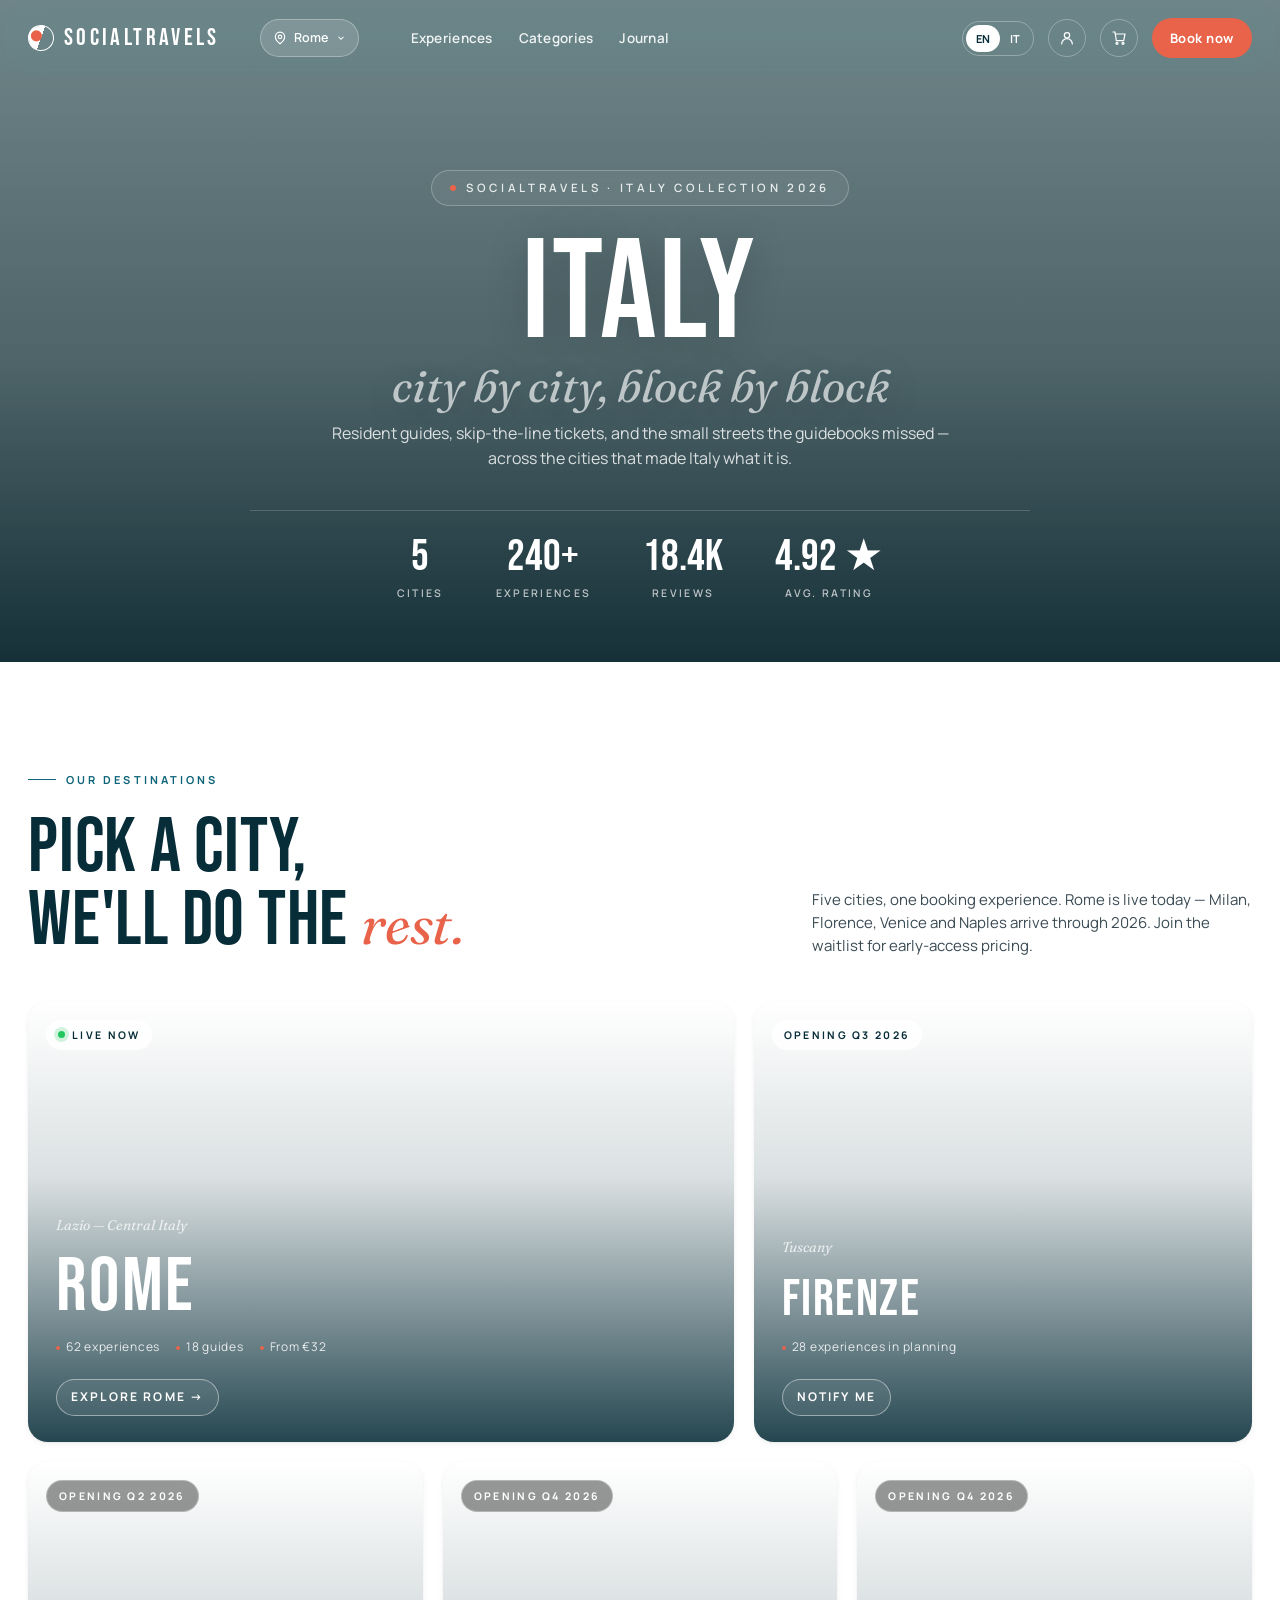
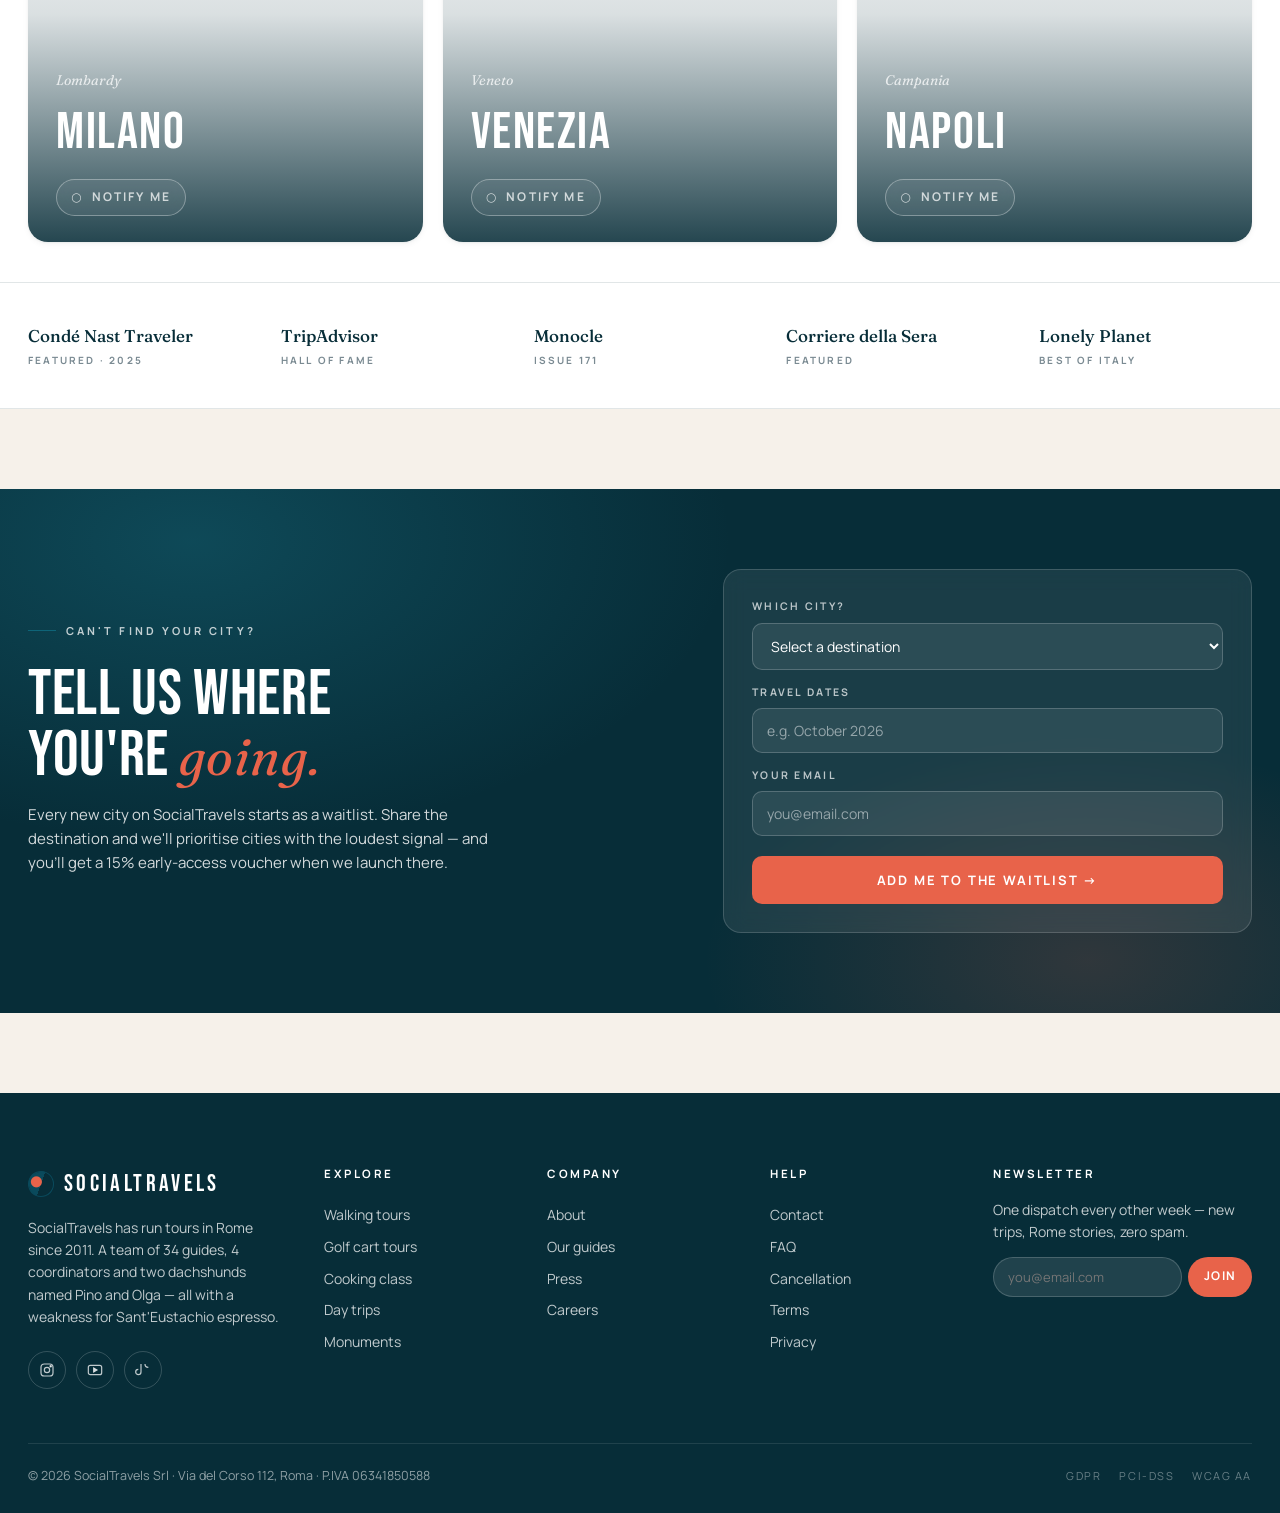
<file: index.html>
<!doctype html>
<html lang="en">
<head>
<meta charset="utf-8"/>
<title>SocialTravels — Choose your city</title>
<meta name="viewport" content="width=device-width,initial-scale=1"/>
<link rel="preconnect" href="https://fonts.googleapis.com">
<link href="https://fonts.googleapis.com/css2?family=Bebas+Neue&family=Manrope:wght@300;400;500;600;700;800&family=Fraunces:ital,opsz,wght@0,9..144,400;0,9..144,500;0,9..144,600;1,9..144,400&display=swap" rel="stylesheet">
<link rel="stylesheet" href="shared.css?v=4">
<style>
  .h-hero{
    position:relative;min-height:620px;color:#fff;overflow:hidden;padding-bottom:60px;
    background:
      linear-gradient(180deg, rgba(7,45,56,.45) 0%, rgba(7,45,56,.6) 55%, rgba(7,45,56,.9) 100%),
      url('https://commons.wikimedia.org/wiki/Special:FilePath/Colosseum%20in%20Rome%2C%20Italy%20-%20April%202007.jpg?width=2000') center/cover;
  }
  .h-hero::after{content:"";position:absolute;inset:0;background:linear-gradient(180deg,rgba(14,100,120,.2),rgba(7,45,56,.3));mix-blend-mode:multiply}
  .h-hero-inner{position:relative;z-index:2;padding-top:170px;text-align:center}
  .h-kicker{display:inline-flex;align-items:center;gap:10px;font-size:11.5px;letter-spacing:.32em;text-transform:uppercase;color:rgba(255,255,255,.85);font-weight:600;padding:8px 18px;border:1px solid rgba(255,255,255,.25);border-radius:999px;backdrop-filter:blur(8px);background:rgba(255,255,255,.06)}
  .h-kicker .dot{width:6px;height:6px;border-radius:50%;background:var(--coral)}
  h1.h-display{font-family:'Bebas Neue',sans-serif;font-size:clamp(72px,11vw,170px);letter-spacing:.02em;line-height:.92;margin:24px 0 14px;font-weight:400;text-shadow:0 4px 40px rgba(0,0,0,.2)}
  h1.h-display .soft{color:rgba(255,255,255,.65);font-style:italic;font-family:'Fraunces',serif;font-size:.32em;letter-spacing:0;font-weight:400;display:block;margin-top:6px}
  .h-sub{max-width:620px;margin:0 auto 36px;font-size:16px;color:rgba(255,255,255,.82)}
  .h-stats{display:flex;justify-content:center;gap:52px;flex-wrap:wrap;padding-top:24px;border-top:1px solid rgba(255,255,255,.18);margin-top:40px;max-width:780px;margin-left:auto;margin-right:auto}
  .h-stat .n{font-family:'Bebas Neue',sans-serif;font-size:44px;line-height:1}
  .h-stat .l{font-size:10.5px;letter-spacing:.22em;text-transform:uppercase;color:rgba(255,255,255,.7);margin-top:6px;font-weight:600}

  /* CITY GRID */
  .cities{padding:100px 0 40px;background:#fff}
  .cities-head{display:flex;justify-content:space-between;align-items:flex-end;gap:40px;margin-bottom:44px}
  .cities-head h2{font-family:'Bebas Neue',sans-serif;font-weight:400;font-size:clamp(54px,6vw,86px);line-height:.95;margin:10px 0 0;color:var(--teal-900);letter-spacing:.01em}
  .cities-head h2 .ital{font-family:'Fraunces',serif;font-style:italic;font-size:.72em;color:var(--coral);font-weight:400}
  .kicker{display:inline-flex;align-items:center;gap:10px;font-size:11px;letter-spacing:.28em;text-transform:uppercase;color:var(--teal-700);font-weight:700}
  .kicker::before{content:"";width:28px;height:1px;background:var(--teal-700)}
  .cities-head p{max-width:440px;color:var(--ink-2);font-size:15px;line-height:1.55;margin:0}

  .city-grid{display:grid;grid-template-columns:repeat(12,1fr);gap:20px}
  .city-card{position:relative;border-radius:20px;overflow:hidden;display:flex;flex-direction:column;justify-content:flex-end;color:#fff;min-height:380px;box-shadow:var(--shadow-sm);transition:transform .35s,box-shadow .35s}
  .city-card:hover{transform:translateY(-6px);box-shadow:var(--shadow-md)}
  .city-card::before{content:"";position:absolute;inset:0;background-size:cover;background-position:center;transition:transform .7s;z-index:0}
  .city-card:hover::before{transform:scale(1.06)}
  .city-card::after{content:"";position:absolute;inset:0;background:linear-gradient(180deg,rgba(7,45,56,0) 0%,rgba(7,45,56,.15) 40%,rgba(7,45,56,.88) 100%);z-index:1}
  .city-card > *{position:relative;z-index:2}
  .city-card .tag{position:absolute;top:18px;left:18px;display:inline-flex;align-items:center;gap:7px;background:rgba(255,255,255,.92);color:var(--teal-900);font-size:10.5px;letter-spacing:.22em;text-transform:uppercase;font-weight:700;padding:7px 12px;border-radius:999px}
  .city-card .tag .live{width:7px;height:7px;border-radius:50%;background:#22c55e;box-shadow:0 0 0 4px rgba(34,197,94,.2);animation:p 1.6s ease-in-out infinite}
  .city-card.soon .tag{background:rgba(0,0,0,.4);color:#fff;backdrop-filter:blur(8px);border:1px solid rgba(255,255,255,.3)}
  @keyframes p{50%{transform:scale(1.3);opacity:.6}}
  .city-card .body{padding:28px 28px 26px;display:flex;flex-direction:column;gap:8px}
  .city-card h3{font-family:'Bebas Neue',sans-serif;font-weight:400;font-size:52px;letter-spacing:.03em;line-height:.95;margin:0}
  .city-card .country{font-family:'Fraunces',serif;font-style:italic;font-size:14px;color:rgba(255,255,255,.75);margin-bottom:8px}
  .city-card .meta{display:flex;gap:16px;font-size:12px;letter-spacing:.06em;color:rgba(255,255,255,.85);margin-top:6px;flex-wrap:wrap}
  .city-card .meta span{display:flex;align-items:center;gap:6px}
  .city-card .meta span::before{content:"";width:4px;height:4px;border-radius:50%;background:var(--coral)}
  .city-card .go{display:inline-flex;align-items:center;gap:8px;margin-top:14px;font-size:12px;letter-spacing:.18em;text-transform:uppercase;font-weight:700;color:#fff;padding:8px 14px;border:1px solid rgba(255,255,255,.45);border-radius:999px;background:rgba(255,255,255,.08);width:fit-content;backdrop-filter:blur(6px)}
  .city-card:hover .go{background:var(--coral);border-color:var(--coral)}
  .city-card.soon .go{opacity:.75}
  .city-card.soon .go::before{content:"○";color:#fff;font-weight:400}

  /* Feature placement: Rome spans 6 cols wide, others 3 cols */
  .city-card.wide{grid-column:span 7;min-height:440px}
  .city-card.wide h3{font-size:76px}
  .city-card.tall{grid-column:span 5}
  .city-card.third{grid-column:span 4}
  .city-card.half{grid-column:span 6}

  /* Rome img */
  .c-rome::before{background-image:url('https://commons.wikimedia.org/wiki/Special:FilePath/Colosseum%20in%20Rome%2C%20Italy%20-%20April%202007.jpg?width=1600')}
  .c-milan::before{background-image:url('https://commons.wikimedia.org/wiki/Special:FilePath/Duomo%20Milano%20dalla%20Galleria%20Vittorio%20Emanuele.jpg?width=1400')}
  .c-florence::before{background-image:url('https://commons.wikimedia.org/wiki/Special:FilePath/Florence%20Duomo%20from%20Michelangelo%20hill.jpg?width=1400')}
  .c-venice::before{background-image:url('https://commons.wikimedia.org/wiki/Special:FilePath/Canal%20Grande%20Chiesa%20della%20Salute%20e%20Dogana%20dal%20campanile%20di%20San%20Marco.jpg?width=1400')}
  .c-naples::before{background-image:url('https://commons.wikimedia.org/wiki/Special:FilePath/Napoli%20Panorama.jpg?width=1400')}

  @media(max-width:960px){
    .city-grid{grid-template-columns:repeat(2,1fr)}
    .city-card.wide,.city-card.tall,.city-card.third,.city-card.half{grid-column:span 1}
  }

  /* REQUEST */
  .request{background:var(--teal-900);color:#fff;padding:80px 0;margin-top:80px;position:relative;overflow:hidden}
  .request::before{content:"";position:absolute;inset:0;background:radial-gradient(900px 500px at 15% 10%,rgba(31,138,161,.3),transparent 60%),radial-gradient(700px 400px at 85% 90%,rgba(232,99,74,.18),transparent 55%)}
  .request-grid{position:relative;display:grid;grid-template-columns:1.2fr 1fr;gap:60px;align-items:center}
  .request h3{font-family:'Bebas Neue',sans-serif;font-weight:400;font-size:clamp(42px,5vw,74px);line-height:.95;margin:12px 0 16px;letter-spacing:.01em}
  .request h3 .ital{font-family:'Fraunces',serif;font-style:italic;color:var(--coral);font-size:.82em}
  .request p{color:rgba(255,255,255,.82);font-size:15px;max-width:460px;line-height:1.6}
  .req-form{background:rgba(255,255,255,.08);border:1px solid rgba(255,255,255,.16);border-radius:18px;padding:28px;backdrop-filter:blur(10px)}
  .req-form label{display:block;font-size:10.5px;letter-spacing:.22em;text-transform:uppercase;color:rgba(255,255,255,.7);font-weight:700;margin-bottom:8px;margin-top:14px}
  .req-form label:first-child{margin-top:0}
  .req-form input,.req-form select{width:100%;background:rgba(255,255,255,.08);border:1px solid rgba(255,255,255,.2);border-radius:10px;padding:12px 14px;color:#fff;font-family:inherit;font-size:14px;outline:none}
  .req-form input::placeholder{color:rgba(255,255,255,.5)}
  .req-form select option{background:var(--teal-900)}
  .req-form button{margin-top:20px;width:100%;background:var(--coral);color:#fff;border-radius:10px;padding:14px;font-weight:700;font-size:13px;letter-spacing:.14em;text-transform:uppercase;transition:background .2s}
  .req-form button:hover{background:var(--coral-dark)}

  @media(max-width:820px){
    .request-grid{grid-template-columns:1fr;gap:32px}
    .cities-head{flex-direction:column;align-items:flex-start}
  }

  /* Trust strip compact */
  .tr2{background:#fff;padding:40px 0;border-top:1px solid var(--line);border-bottom:1px solid var(--line)}
  .tr2 .wrap{display:grid;grid-template-columns:repeat(5,1fr);gap:40px;align-items:center}
  .tr2 .it{display:flex;flex-direction:column;gap:4px;font-family:'Fraunces',serif;font-weight:500;color:var(--teal-900);font-size:17px}
  .tr2 .it small{font-family:'Manrope',sans-serif;font-size:10px;letter-spacing:.22em;text-transform:uppercase;color:var(--mute);font-weight:700}
  @media(max-width:820px){.tr2 .wrap{grid-template-columns:repeat(2,1fr)}}
</style>
</head>
<body>

<header class="h-hero">
  <div class="h-hero-inner wrap">
    <span class="h-kicker"><span class="dot"></span> SocialTravels · Italy collection 2026</span>
    <h1 class="h-display">
      ITALY
      <span class="soft">city by city, block by block</span>
    </h1>
    <p class="h-sub">Resident guides, skip-the-line tickets, and the small streets the guidebooks missed — across the cities that made Italy what it is.</p>
    <div class="h-stats">
      <div class="h-stat"><div class="n">5</div><div class="l">Cities</div></div>
      <div class="h-stat"><div class="n">240+</div><div class="l">Experiences</div></div>
      <div class="h-stat"><div class="n">18.4k</div><div class="l">Reviews</div></div>
      <div class="h-stat"><div class="n">4.92 ★</div><div class="l">Avg. rating</div></div>
    </div>
  </div>
</header>

<section class="cities">
  <div class="wrap">
    <div class="cities-head">
      <div>
        <div class="kicker">Our destinations</div>
        <h2>Pick a city,<br>we'll do the <span class="ital">rest.</span></h2>
      </div>
      <p>Five cities, one booking experience. Rome is live today — Milan, Florence, Venice and Naples arrive through 2026. Join the waitlist for early-access pricing.</p>
    </div>

    <div class="city-grid">
      <a href="SocialTravels.html" class="city-card wide c-rome" data-city="rome">
        <span class="tag"><span class="live"></span> Live now</span>
        <div class="body">
          <div class="country">Lazio — Central Italy</div>
          <h3>ROME</h3>
          <div class="meta">
            <span>62 experiences</span>
            <span>18 guides</span>
            <span>From €32</span>
          </div>
          <span class="go">Explore Rome →</span>
        </div>
      </a>

      <a href="SocialTravels.html" class="city-card tall c-florence" data-city="florence" style="position:relative">
        <span class="tag">Opening Q3 2026</span>
        <div class="body">
          <div class="country">Tuscany</div>
          <h3>FIRENZE</h3>
          <div class="meta"><span>28 experiences in planning</span></div>
          <span class="go">Notify me</span>
        </div>
      </a>

      <a href="SocialTravels.html" class="city-card third c-milan soon" data-city="milan">
        <span class="tag">Opening Q2 2026</span>
        <div class="body">
          <div class="country">Lombardy</div>
          <h3>MILANO</h3>
          <span class="go">Notify me</span>
        </div>
      </a>

      <a href="SocialTravels.html" class="city-card third c-venice soon" data-city="venice">
        <span class="tag">Opening Q4 2026</span>
        <div class="body">
          <div class="country">Veneto</div>
          <h3>VENEZIA</h3>
          <span class="go">Notify me</span>
        </div>
      </a>

      <a href="SocialTravels.html" class="city-card third c-naples soon" data-city="naples">
        <span class="tag">Opening Q4 2026</span>
        <div class="body">
          <div class="country">Campania</div>
          <h3>NAPOLI</h3>
          <span class="go">Notify me</span>
        </div>
      </a>
    </div>
  </div>
</section>

<section class="tr2">
  <div class="wrap">
    <div class="it">Condé Nast Traveler<small>Featured · 2025</small></div>
    <div class="it">TripAdvisor<small>Hall of Fame</small></div>
    <div class="it">Monocle<small>Issue 171</small></div>
    <div class="it">Corriere della Sera<small>Featured</small></div>
    <div class="it">Lonely Planet<small>Best of Italy</small></div>
  </div>
</section>

<section class="request">
  <div class="wrap request-grid">
    <div>
      <div class="kicker" style="color:rgba(255,255,255,.75)">Can't find your city?</div>
      <h3>Tell us where<br>you're <span class="ital">going.</span></h3>
      <p>Every new city on SocialTravels starts as a waitlist. Share the destination and we'll prioritise cities with the loudest signal — and you'll get a 15% early-access voucher when we launch there.</p>
    </div>
    <form class="req-form" onsubmit="event.preventDefault();this.innerHTML='<div style=\'text-align:center;padding:20px 0\'><div style=\'font-size:48px;line-height:1\'>✓</div><div style=\'margin-top:14px;font-family:Fraunces,serif;font-style:italic;font-size:22px\'>We\'ll be in touch.</div></div>'">
      <label>Which city?</label>
      <select required>
        <option value="">Select a destination</option>
        <option>Bologna</option>
        <option>Palermo</option>
        <option>Torino</option>
        <option>Verona</option>
        <option>Genova</option>
        <option>Matera</option>
        <option>Lecce</option>
        <option>Siena</option>
        <option>Other Italian city</option>
      </select>
      <label>Travel dates</label>
      <input type="text" placeholder="e.g. October 2026"/>
      <label>Your email</label>
      <input type="email" placeholder="you@email.com" required/>
      <button type="submit">Add me to the waitlist →</button>
    </form>
  </div>
</section>

<script src="i18n.js?v=2"></script>
<script src="components.js?v=4"></script>
<script>
  window.ST_TWEAKS = /*EDITMODE-BEGIN*/{"teal":"#0a4a5c","coral":"#e8634a"}/*EDITMODE-END*/;
  STComponents.mountNav('picker', true);
  STComponents.mountFooter();
  STComponents.mountTweaks({});
</script>
</body>
</html>
</file>
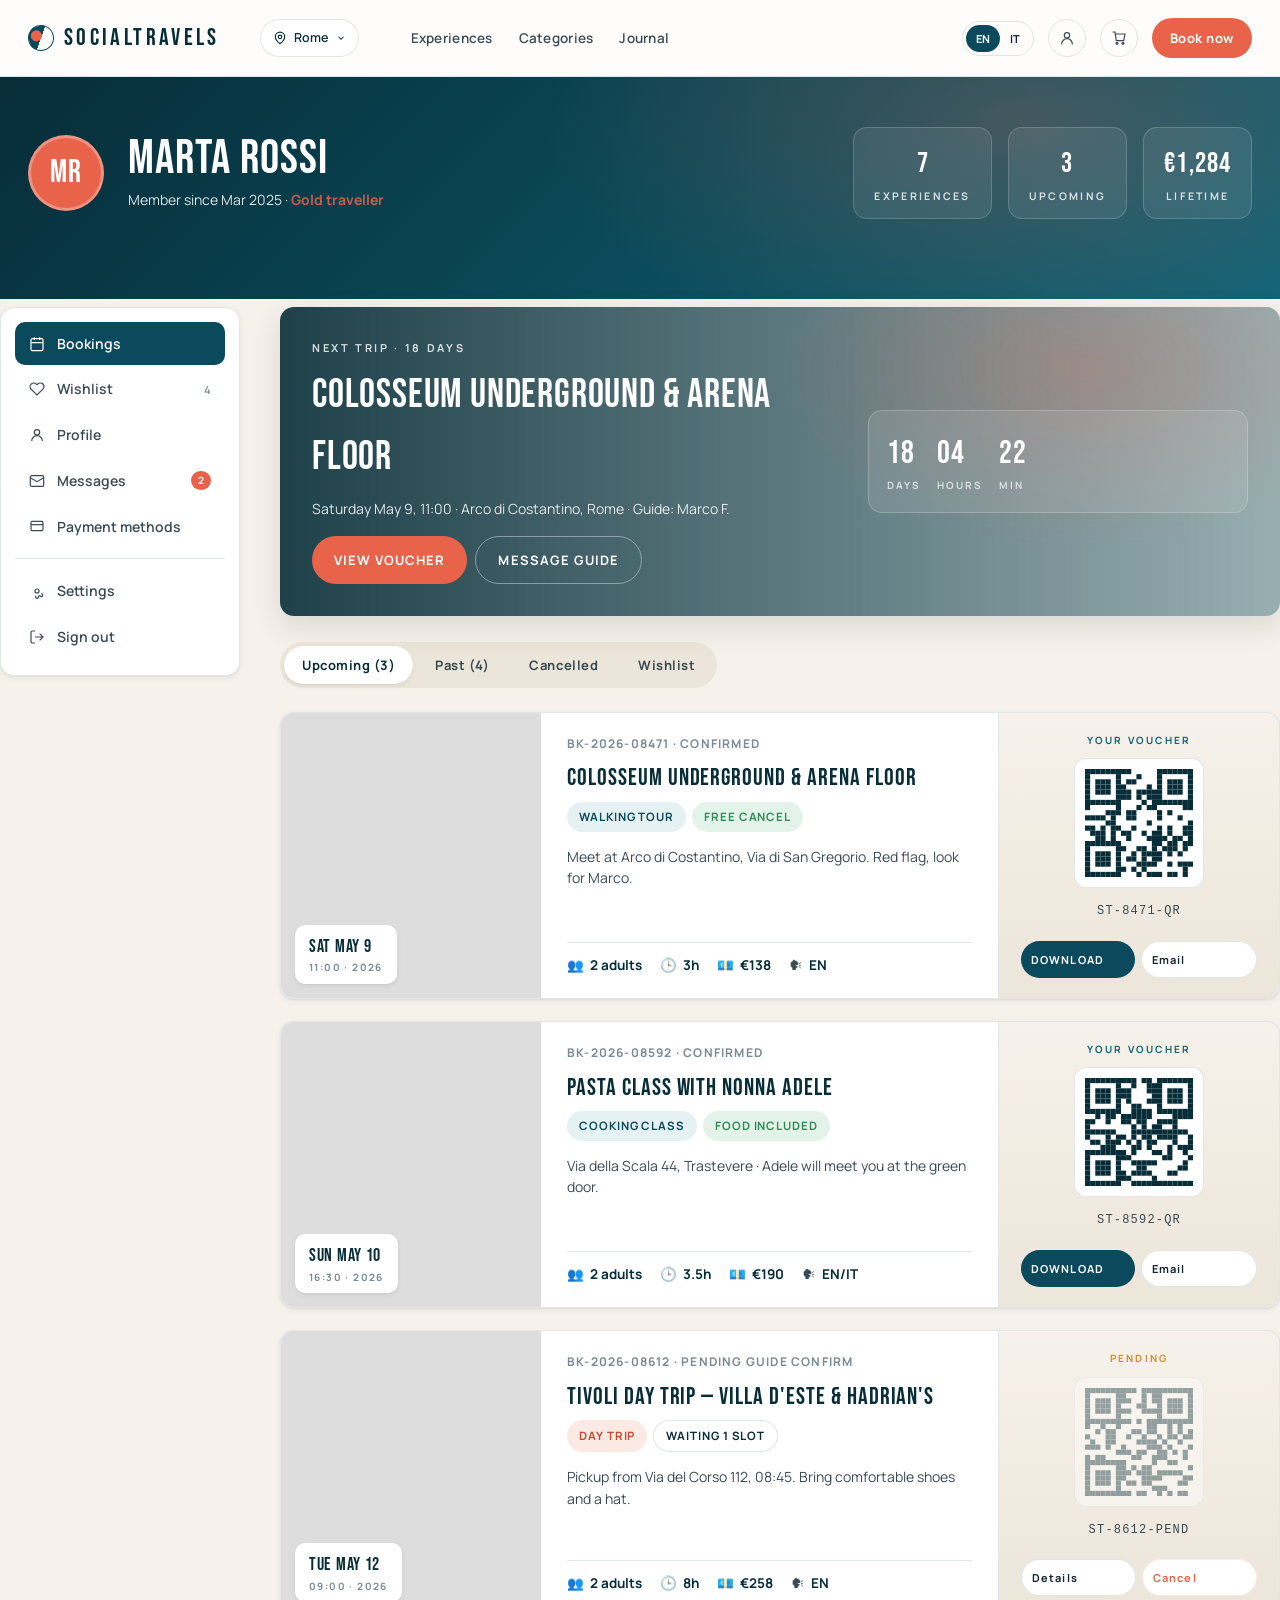
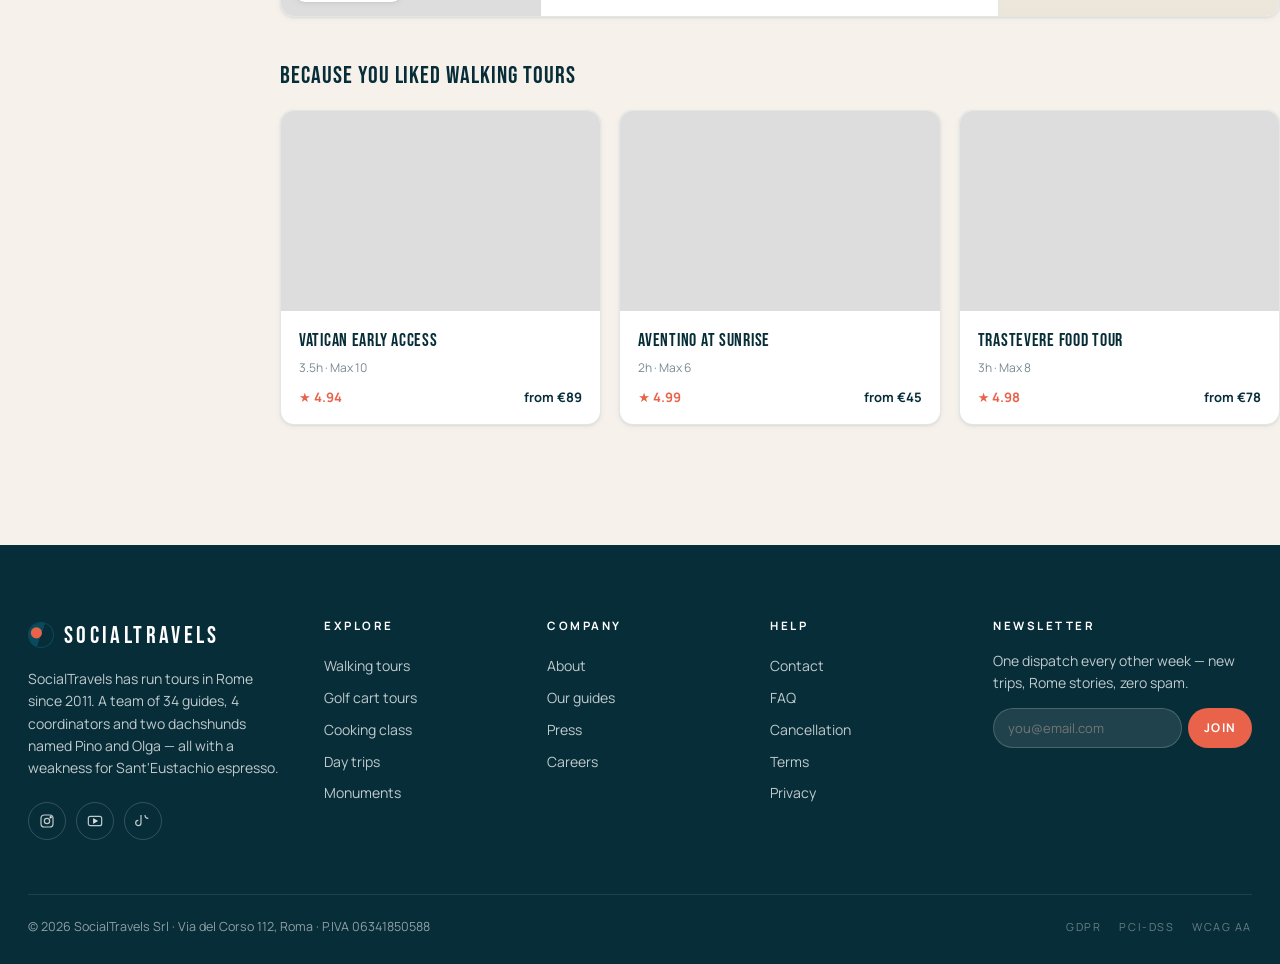
<file: Account.html>
<!doctype html>
<html lang="en">
<head>
<meta charset="utf-8"/>
<title>My bookings — SocialTravels</title>
<meta name="viewport" content="width=device-width,initial-scale=1"/>
<link href="https://fonts.googleapis.com/css2?family=Bebas+Neue&family=Manrope:wght@300;400;500;600;700;800&family=Fraunces:ital,opsz,wght@0,9..144,400;0,9..144,500;0,9..144,600;1,9..144,400&display=swap" rel="stylesheet">
<link rel="stylesheet" href="shared.css?v=4">
<style>
  .acc-hero{
    background:linear-gradient(135deg,var(--teal-900),var(--teal-700));
    color:#fff;padding:50px 0 80px;position:relative;overflow:hidden;
  }
  .acc-hero::before{content:"";position:absolute;inset:0;background:radial-gradient(800px 400px at 80% 20%,rgba(232,99,74,.25),transparent 60%);pointer-events:none}
  .acc-hero .wrap{position:relative;display:flex;align-items:center;gap:24px}
  .acc-avatar{width:76px;height:76px;border-radius:50%;background:var(--coral) center/cover;border:3px solid rgba(255,255,255,.3);display:grid;place-items:center;font-family:'Bebas Neue';font-size:32px;letter-spacing:.02em}
  .acc-hero h1{font-family:'Bebas Neue';font-size:48px;letter-spacing:.02em;margin:0;color:#fff;font-weight:400;line-height:1}
  .acc-hero p{opacity:.85;margin:6px 0 0;font-size:14px}
  .acc-chips{margin-left:auto;display:flex;gap:16px}
  .acc-chip-stat{background:rgba(255,255,255,.08);border:1px solid rgba(255,255,255,.18);border-radius:14px;padding:14px 20px;text-align:center}
  .acc-chip-stat .num{font-family:'Bebas Neue';font-size:28px;letter-spacing:.04em}
  .acc-chip-stat .lbl{font-size:10.5px;letter-spacing:.22em;text-transform:uppercase;opacity:.8;font-weight:700;margin-top:2px}

  .layout{display:grid;grid-template-columns:240px 1fr;gap:40px;padding:48px 0 40px;margin-top:-40px;position:relative;z-index:2}
  .acc-side{background:#fff;border:1px solid var(--line);border-radius:var(--radius);padding:14px;box-shadow:var(--shadow-sm);align-self:start;position:sticky;top:80px}
  .acc-side a{display:flex;align-items:center;gap:12px;padding:11px 14px;border-radius:10px;font-size:14px;color:var(--ink-2);font-weight:600;transition:background .2s,color .2s;margin-bottom:2px}
  .acc-side a:hover{background:var(--teal-50);color:var(--teal-900)}
  .acc-side a.on{background:var(--teal-800);color:#fff}
  .acc-side a.on svg{stroke:#fff}
  .acc-side hr{border:none;border-top:1px solid var(--line);margin:10px 0}

  .tabs{display:flex;gap:4px;padding:4px;background:var(--sand-2);border-radius:999px;width:fit-content;margin-bottom:24px}
  .tabs button{padding:9px 18px;border-radius:999px;font-size:13px;font-weight:700;letter-spacing:.04em;color:var(--ink-2);transition:all .2s}
  .tabs button.on{background:#fff;color:var(--teal-900);box-shadow:var(--shadow-sm)}

  /* Booking card */
  .bk-card{background:#fff;border:1px solid var(--line);border-radius:var(--radius);overflow:hidden;box-shadow:var(--shadow-sm);margin-bottom:22px;display:grid;grid-template-columns:260px 1fr 280px}
  .bk-card .img{background:#ddd center/cover;min-height:220px;position:relative}
  .bk-card .img .when{position:absolute;bottom:14px;left:14px;background:#fff;color:var(--teal-900);padding:8px 14px;border-radius:10px;font-family:'Bebas Neue';font-size:18px;letter-spacing:.04em;box-shadow:var(--shadow-sm)}
  .bk-card .img .when small{display:block;font-family:'Manrope';font-size:10px;letter-spacing:.14em;text-transform:uppercase;color:var(--mute);font-weight:700}
  .bk-card .body{padding:22px 26px;display:flex;flex-direction:column;gap:8px;border-right:1px solid var(--line)}
  .bk-card .body h4{margin:4px 0 0;font-family:'Bebas Neue';font-size:24px;color:var(--teal-900);letter-spacing:.04em;font-weight:400;line-height:1.1}
  .bk-card .body .meta{font-size:12px;color:var(--mute);letter-spacing:.1em;text-transform:uppercase;font-weight:700}
  .bk-card .body .chips{display:flex;gap:6px;flex-wrap:wrap;margin-top:2px}
  .bk-card .body .ticket-info{display:flex;gap:18px;color:var(--ink-2);font-size:13.5px;padding-top:12px;margin-top:auto;border-top:1px solid var(--line)}
  .bk-card .body .ticket-info span{display:inline-flex;align-items:center;gap:6px}
  .bk-card .body .ticket-info b{color:var(--teal-900);font-weight:700}

  /* QR + actions column */
  .bk-qr-col{padding:20px 22px;background:linear-gradient(180deg,var(--sand),var(--sand-2));display:flex;flex-direction:column;gap:10px;align-items:center;justify-content:center;text-align:center}
  .qr{width:130px;height:130px;background:#fff;padding:10px;border-radius:12px;border:1px solid var(--line);display:grid;place-items:center}
  .qr svg{width:100%;height:100%}
  .bk-qr-col .code{font-family:'Courier New',monospace;font-size:12px;color:var(--ink-2);letter-spacing:.1em;margin-top:4px}
  .bk-qr-col .acts{display:flex;gap:6px;width:100%;margin-top:10px}
  .bk-qr-col .acts .btn{flex:1;padding:9px 10px;font-size:11px;letter-spacing:.1em}

  /* Upcoming hero booking */
  .bk-next{position:relative;background:linear-gradient(90deg,rgba(7,45,56,.9),rgba(10,74,92,.4)),url('https://images.unsplash.com/photo-1552832230-c0197dd311b5?w=1600&q=80') center/cover;border-radius:var(--radius);padding:32px;color:#fff;display:grid;grid-template-columns:1.4fr 1fr;gap:24px;align-items:center;margin-bottom:26px;box-shadow:var(--shadow-md);overflow:hidden}
  .bk-next::before{content:"";position:absolute;inset:0;background:radial-gradient(500px 300px at 80% 20%,rgba(232,99,74,.25),transparent 60%);pointer-events:none}
  .bk-next .lbl{font-size:11px;letter-spacing:.24em;text-transform:uppercase;opacity:.8;font-weight:700;margin-bottom:8px;position:relative}
  .bk-next h3{font-family:'Bebas Neue';font-size:40px;letter-spacing:.02em;margin:0 0 10px;color:#fff;font-weight:400;position:relative}
  .bk-next p{opacity:.85;margin:0 0 16px;font-size:14px;position:relative}
  .bk-next .countdown{display:flex;gap:16px;background:rgba(255,255,255,.1);backdrop-filter:blur(10px);border:1px solid rgba(255,255,255,.2);padding:18px;border-radius:14px;position:relative}
  .bk-next .countdown .n{font-family:'Bebas Neue';font-size:32px;letter-spacing:.04em;color:#fff}
  .bk-next .countdown .u{font-size:10px;letter-spacing:.2em;text-transform:uppercase;opacity:.7;font-weight:700}

  h3.block{font-family:'Bebas Neue';font-size:24px;letter-spacing:.04em;color:var(--teal-900);margin:18px 0 16px;font-weight:400}

  @media(max-width:960px){
    .layout{grid-template-columns:1fr}
    .acc-side{position:static}
    .bk-card{grid-template-columns:1fr}
    .bk-card .body{border-right:none;border-bottom:1px solid var(--line)}
  }
</style>
</head>
<body>

<div class="acc-hero">
  <div class="wrap">
    <div class="acc-avatar">MR</div>
    <div>
      <h1>MARTA ROSSI</h1>
      <p>Member since Mar 2025 · <span style="color:var(--coral);font-weight:700">Gold traveller</span></p>
    </div>
    <div class="acc-chips">
      <div class="acc-chip-stat"><div class="num">7</div><div class="lbl">Experiences</div></div>
      <div class="acc-chip-stat"><div class="num">3</div><div class="lbl">Upcoming</div></div>
      <div class="acc-chip-stat"><div class="num">€1,284</div><div class="lbl">Lifetime</div></div>
    </div>
  </div>
</div>

<div class="wrap layout">
  <aside class="acc-side">
    <a href="#" class="on">
      <svg width="16" height="16" viewBox="0 0 24 24" fill="none" stroke="currentColor" stroke-width="1.8"><rect x="3" y="4" width="18" height="18" rx="2"/><path d="M3 10h18M8 2v4M16 2v4"/></svg>
      Bookings
    </a>
    <a href="#">
      <svg width="16" height="16" viewBox="0 0 24 24" fill="none" stroke="currentColor" stroke-width="1.8"><path d="M20.8 4.6a5.5 5.5 0 0 0-7.8 0L12 5.6l-1-1a5.5 5.5 0 0 0-7.8 7.8l1 1L12 21l7.8-7.7 1-1a5.5 5.5 0 0 0 0-7.8z"/></svg>
      Wishlist <span style="margin-left:auto;font-size:11px;color:var(--mute)">4</span>
    </a>
    <a href="#">
      <svg width="16" height="16" viewBox="0 0 24 24" fill="none" stroke="currentColor" stroke-width="1.8"><circle cx="12" cy="8" r="4"/><path d="M4 21a8 8 0 0 1 16 0"/></svg>
      Profile
    </a>
    <a href="#">
      <svg width="16" height="16" viewBox="0 0 24 24" fill="none" stroke="currentColor" stroke-width="1.8"><rect x="2" y="4" width="20" height="16" rx="2"/><path d="m2 7 10 6 10-6"/></svg>
      Messages <span style="margin-left:auto;background:var(--coral);color:#fff;font-size:10px;border-radius:999px;padding:2px 7px;font-weight:700">2</span>
    </a>
    <a href="#">
      <svg width="16" height="16" viewBox="0 0 24 24" fill="none" stroke="currentColor" stroke-width="1.8"><rect x="3" y="5" width="18" height="14" rx="2"/><path d="M3 10h18"/></svg>
      Payment methods
    </a>
    <hr>
    <a href="#">
      <svg width="16" height="16" viewBox="0 0 24 24" fill="none" stroke="currentColor" stroke-width="1.8"><circle cx="12" cy="12" r="3"/><path d="M19.4 15a1.7 1.7 0 0 0 .3 1.8l.1.1a2 2 0 1 1-2.8 2.8l-.1-.1a1.7 1.7 0 0 0-1.8-.3 1.7 1.7 0 0 0-1 1.5V21a2 2 0 1 1-4 0v-.1a1.7 1.7 0 0 0-1-1.5"/></svg>
      Settings
    </a>
    <a href="#">
      <svg width="16" height="16" viewBox="0 0 24 24" fill="none" stroke="currentColor" stroke-width="1.8"><path d="M9 21H5a2 2 0 0 1-2-2V5a2 2 0 0 1 2-2h4M16 17l5-5-5-5M21 12H9"/></svg>
      Sign out
    </a>
  </aside>

  <section>
    <!-- NEXT UP BANNER -->
    <div class="bk-next">
      <div>
        <div class="lbl">NEXT TRIP · 18 DAYS</div>
        <h3>Colosseum Underground & Arena Floor</h3>
        <p>Saturday May 9, 11:00 · Arco di Costantino, Rome · Guide: Marco F.</p>
        <div style="display:flex;gap:8px;position:relative">
          <a href="#" class="btn btn-coral">View voucher</a>
          <a href="#" class="btn btn-ghost-w">Message guide</a>
        </div>
      </div>
      <div class="countdown">
        <div><div class="n">18</div><div class="u">DAYS</div></div>
        <div><div class="n">04</div><div class="u">HOURS</div></div>
        <div><div class="n">22</div><div class="u">MIN</div></div>
      </div>
    </div>

    <div class="tabs">
      <button class="on">Upcoming (3)</button>
      <button>Past (4)</button>
      <button>Cancelled</button>
      <button>Wishlist</button>
    </div>

    <!-- Booking cards -->
    <article class="bk-card">
      <div class="img" style="background-image:url('https://images.unsplash.com/photo-1552832230-c0197dd311b5?w=900&q=80')">
        <div class="when">SAT MAY 9<small>11:00 · 2026</small></div>
      </div>
      <div class="body">
        <div class="meta">BK-2026-08471 · CONFIRMED</div>
        <h4>Colosseum Underground & Arena Floor</h4>
        <div class="chips"><span class="chip chip-teal">Walking tour</span><span class="chip chip-ok">Free cancel</span></div>
        <p style="margin:6px 0 0;color:var(--ink-2);font-size:14px">Meet at Arco di Costantino, Via di San Gregorio. Red flag, look for Marco.</p>
        <div class="ticket-info">
          <span>👥 <b>2 adults</b></span>
          <span>🕒 <b>3h</b></span>
          <span>💶 <b>€138</b></span>
          <span>🗣 <b>EN</b></span>
        </div>
      </div>
      <div class="bk-qr-col">
        <div style="font-size:10px;letter-spacing:.22em;text-transform:uppercase;color:var(--teal-700);font-weight:700">Your voucher</div>
        <div class="qr" id="qr1"></div>
        <div class="code">ST-8471-QR</div>
        <div class="acts">
          <a href="#" class="btn btn-teal">Download</a>
          <a href="#" class="btn btn-ghost">Email</a>
        </div>
      </div>
    </article>

    <article class="bk-card">
      <div class="img" style="background-image:url('https://images.unsplash.com/photo-1556909172-54557c7e4fb7?w=900&q=80')">
        <div class="when">SUN MAY 10<small>16:30 · 2026</small></div>
      </div>
      <div class="body">
        <div class="meta">BK-2026-08592 · CONFIRMED</div>
        <h4>Pasta Class with Nonna Adele</h4>
        <div class="chips"><span class="chip chip-teal">Cooking class</span><span class="chip chip-ok">Food included</span></div>
        <p style="margin:6px 0 0;color:var(--ink-2);font-size:14px">Via della Scala 44, Trastevere · Adele will meet you at the green door.</p>
        <div class="ticket-info">
          <span>👥 <b>2 adults</b></span>
          <span>🕒 <b>3.5h</b></span>
          <span>💶 <b>€190</b></span>
          <span>🗣 <b>EN/IT</b></span>
        </div>
      </div>
      <div class="bk-qr-col">
        <div style="font-size:10px;letter-spacing:.22em;text-transform:uppercase;color:var(--teal-700);font-weight:700">Your voucher</div>
        <div class="qr" id="qr2"></div>
        <div class="code">ST-8592-QR</div>
        <div class="acts">
          <a href="#" class="btn btn-teal">Download</a>
          <a href="#" class="btn btn-ghost">Email</a>
        </div>
      </div>
    </article>

    <article class="bk-card">
      <div class="img" style="background-image:url('https://commons.wikimedia.org/wiki/Special:FilePath/Gardens%20and%20fountains%20in%20Villa%20d%27Este%20(Tivoli)%20(8).jpg?width=900')">
        <div class="when">TUE MAY 12<small>09:00 · 2026</small></div>
      </div>
      <div class="body">
        <div class="meta">BK-2026-08612 · PENDING GUIDE CONFIRM</div>
        <h4>Tivoli Day Trip — Villa d'Este & Hadrian's</h4>
        <div class="chips"><span class="chip chip-coral">Day trip</span><span class="chip chip-ink">Waiting 1 slot</span></div>
        <p style="margin:6px 0 0;color:var(--ink-2);font-size:14px">Pickup from Via del Corso 112, 08:45. Bring comfortable shoes and a hat.</p>
        <div class="ticket-info">
          <span>👥 <b>2 adults</b></span>
          <span>🕒 <b>8h</b></span>
          <span>💶 <b>€258</b></span>
          <span>🗣 <b>EN</b></span>
        </div>
      </div>
      <div class="bk-qr-col">
        <div style="font-size:10px;letter-spacing:.22em;text-transform:uppercase;color:var(--warn);font-weight:700">Pending</div>
        <div class="qr" id="qr3" style="opacity:.4"></div>
        <div class="code">ST-8612-PEND</div>
        <div class="acts">
          <a href="#" class="btn btn-ghost">Details</a>
          <a href="#" class="btn btn-ghost" style="color:var(--coral);border-color:var(--coral-50)">Cancel</a>
        </div>
      </div>
    </article>

    <!-- Recommended -->
    <h3 class="block" style="margin-top:40px">Because you liked walking tours</h3>
    <div style="display:grid;grid-template-columns:repeat(3,1fr);gap:18px">
      <a href="Experience.html" class="card" style="overflow:hidden;display:flex;flex-direction:column">
        <div style="aspect-ratio:16/10;background:#ddd center/cover;background-image:url('https://commons.wikimedia.org/wiki/Special:FilePath/Galleria%20delle%20carte%20geografiche%20(Vatican%20Museums)%20September%202015-5.jpg?width=900')"></div>
        <div style="padding:16px 18px">
          <div style="font-family:'Bebas Neue';font-size:18px;letter-spacing:.04em;color:var(--teal-900)">Vatican Early Access</div>
          <div style="font-size:12px;color:var(--mute);margin:4px 0 10px">3.5h · Max 10</div>
          <div style="display:flex;justify-content:space-between;align-items:center;font-size:13px"><span style="color:var(--coral);font-weight:700">★ 4.94</span><span style="color:var(--teal-900);font-weight:700">from €89</span></div>
        </div>
      </a>
      <a href="Experience.html" class="card" style="overflow:hidden;display:flex;flex-direction:column">
        <div style="aspect-ratio:16/10;background:#ddd center/cover;background-image:url('https://images.unsplash.com/photo-1525874684015-58379d421a52?w=700&q=80')"></div>
        <div style="padding:16px 18px">
          <div style="font-family:'Bebas Neue';font-size:18px;letter-spacing:.04em;color:var(--teal-900)">Aventino at Sunrise</div>
          <div style="font-size:12px;color:var(--mute);margin:4px 0 10px">2h · Max 6</div>
          <div style="display:flex;justify-content:space-between;align-items:center;font-size:13px"><span style="color:var(--coral);font-weight:700">★ 4.99</span><span style="color:var(--teal-900);font-weight:700">from €45</span></div>
        </div>
      </a>
      <a href="Experience.html" class="card" style="overflow:hidden;display:flex;flex-direction:column">
        <div style="aspect-ratio:16/10;background:#ddd center/cover;background-image:url('https://images.unsplash.com/photo-1533777857889-4be7c70b33f7?w=700&q=80')"></div>
        <div style="padding:16px 18px">
          <div style="font-family:'Bebas Neue';font-size:18px;letter-spacing:.04em;color:var(--teal-900)">Trastevere Food Tour</div>
          <div style="font-size:12px;color:var(--mute);margin:4px 0 10px">3h · Max 8</div>
          <div style="display:flex;justify-content:space-between;align-items:center;font-size:13px"><span style="color:var(--coral);font-weight:700">★ 4.98</span><span style="color:var(--teal-900);font-weight:700">from €78</span></div>
        </div>
      </a>
    </div>
  </section>
</div>

<script src="i18n.js?v=2"></script>
<script src="components.js?v=4"></script>
<script>
  window.ST_TWEAKS = /*EDITMODE-BEGIN*/{"teal":"#0a4a5c","coral":"#e8634a","hero_layout":"A"}/*EDITMODE-END*/;
  STComponents.mountNav('exp', false);
  STComponents.mountFooter();
  STComponents.mountTweaks({});

  // simple generative QR (visual placeholder, not scannable)
  function drawQR(target, seed){
    const n = 21;
    const cell = 5;
    let s = '<svg viewBox="0 0 '+n*cell+' '+n*cell+'" xmlns="http://www.w3.org/2000/svg">';
    s += '<rect width="100%" height="100%" fill="#fff"/>';
    let h = seed;
    function rand(){ h = (h*9301 + 49297) % 233280; return h/233280; }
    for(let y=0;y<n;y++){
      for(let x=0;x<n;x++){
        const corner = (x<7 && y<7) || (x>n-8 && y<7) || (x<7 && y>n-8);
        const inner = ((x<7&&y<7&&x>0&&x<6&&y>0&&y<6&&!(x>1&&x<5&&y>1&&y<5)));
        let fill = false;
        if(x<7&&y<7){ fill = !(x>0&&x<6&&y>0&&y<6) || (x>1&&x<5&&y>1&&y<5); }
        else if(x>n-8&&y<7){ const xx=x-(n-7); fill = !(xx>0&&xx<6&&y>0&&y<6) || (xx>1&&xx<5&&y>1&&y<5); }
        else if(x<7&&y>n-8){ const yy=y-(n-7); fill = !(x>0&&x<6&&yy>0&&yy<6) || (x>1&&x<5&&yy>1&&yy<5); }
        else { fill = rand() > .55; }
        if(fill) s += `<rect x="${x*cell}" y="${y*cell}" width="${cell}" height="${cell}" fill="#072d38"/>`;
      }
    }
    s += '</svg>';
    target.innerHTML = s;
  }
  drawQR(document.getElementById('qr1'), 8471);
  drawQR(document.getElementById('qr2'), 8592);
  drawQR(document.getElementById('qr3'), 8612);

  document.querySelectorAll('.tabs button').forEach(b=>b.addEventListener('click',()=>{
    document.querySelectorAll('.tabs button').forEach(x=>x.classList.remove('on'));
    b.classList.add('on');
  }));
</script>
</body>
</html>
</file>
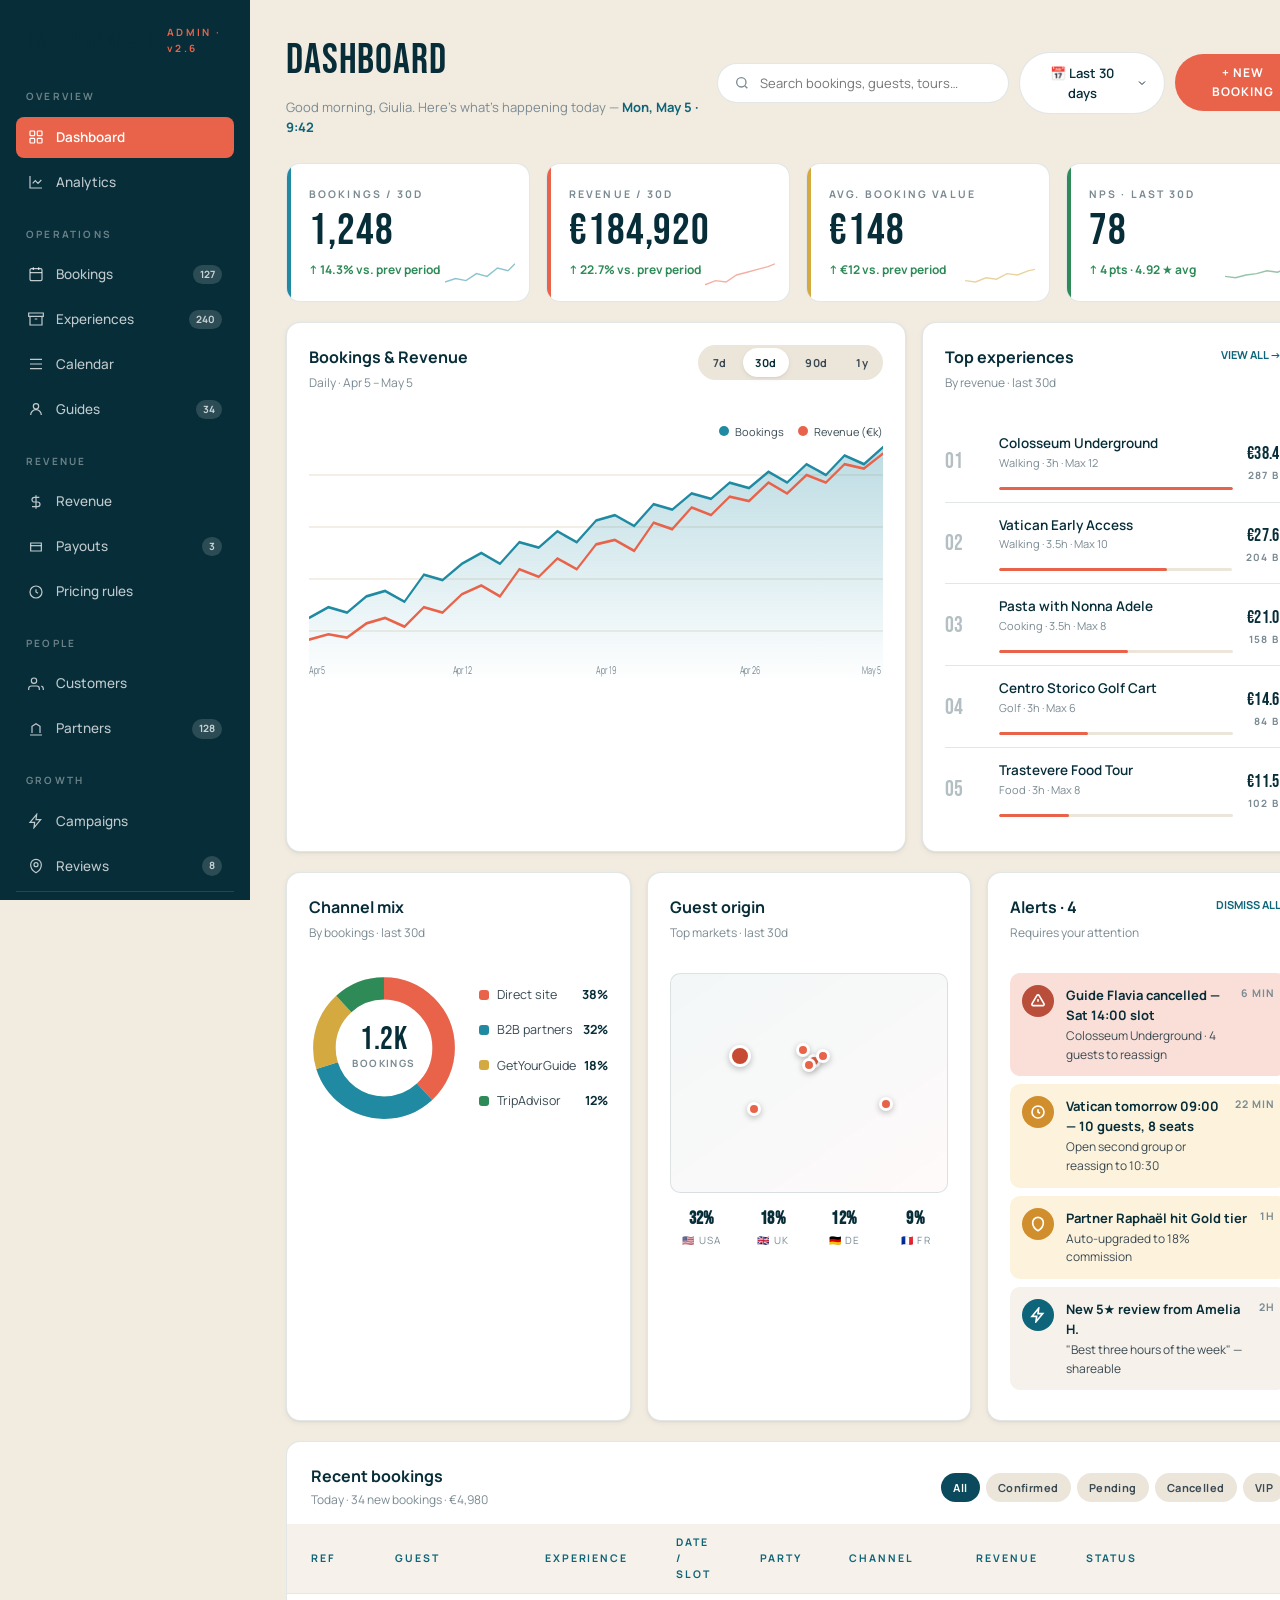
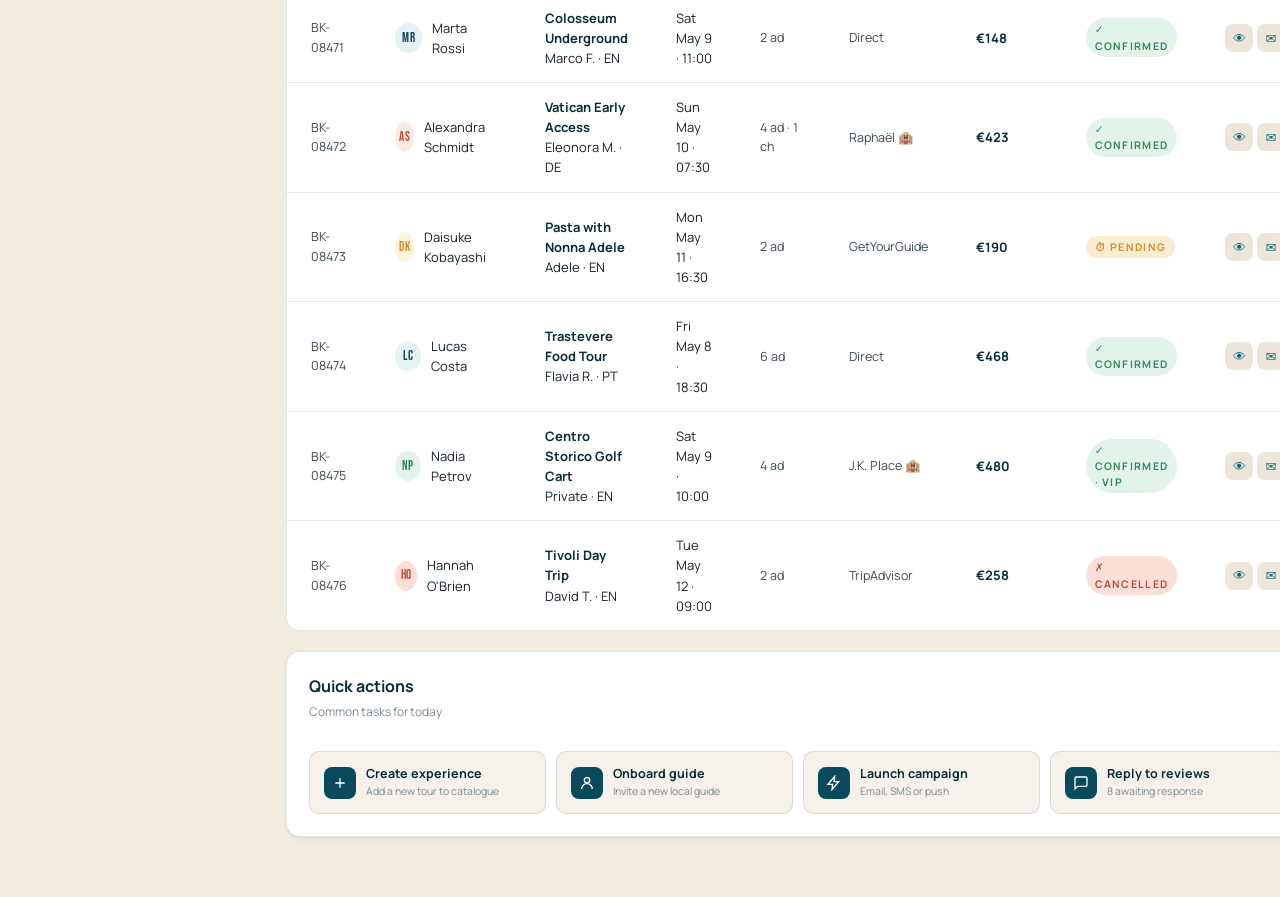
<file: Admin.html>
<!doctype html>
<html lang="en">
<head>
<meta charset="utf-8"/>
<title>Admin — SocialTravels</title>
<meta name="viewport" content="width=device-width,initial-scale=1"/>
<link href="https://fonts.googleapis.com/css2?family=Bebas+Neue&family=Manrope:wght@300;400;500;600;700;800&family=Fraunces:ital,opsz,wght@0,9..144,400;0,9..144,500;0,9..144,600;1,9..144,400&display=swap" rel="stylesheet">
<link rel="stylesheet" href="shared.css">
<style>
  body{background:#f2ebe0}
  .admin{display:grid;grid-template-columns:250px 1fr;min-height:100vh}
  .a-side{
    background:var(--teal-900);color:#fff;padding:24px 16px;position:sticky;top:0;height:100vh;overflow-y:auto;
    display:flex;flex-direction:column;gap:4px;
  }
  .a-side .logo{font-family:'Bebas Neue';font-size:24px;letter-spacing:.06em;margin-bottom:4px;padding:0 10px}
  .a-side .logo small{display:block;font-family:'Manrope',sans-serif;font-size:10px;letter-spacing:.24em;color:var(--coral);font-weight:700;margin-top:-4px}
  .a-side h6{font-size:10px;letter-spacing:.22em;text-transform:uppercase;color:rgba(255,255,255,.4);font-weight:700;margin:20px 10px 8px}
  .a-side a{display:flex;align-items:center;gap:12px;padding:10px 12px;border-radius:8px;font-size:13.5px;color:rgba(255,255,255,.75);font-weight:500;transition:all .2s}
  .a-side a:hover{background:rgba(255,255,255,.06);color:#fff}
  .a-side a.on{background:var(--coral);color:#fff;font-weight:600}
  .a-side a .c{margin-left:auto;background:rgba(255,255,255,.15);font-size:10px;padding:2px 7px;border-radius:999px;font-weight:700}
  .a-side a.on .c{background:rgba(255,255,255,.25)}
  .a-profile{margin-top:auto;padding:14px 10px 4px;border-top:1px solid rgba(255,255,255,.12);display:flex;gap:10px;align-items:center}
  .a-profile .av{width:34px;height:34px;border-radius:50%;background:var(--coral);display:grid;place-items:center;font-family:'Bebas Neue';font-size:14px}
  .a-profile .info{font-size:12.5px;line-height:1.2}
  .a-profile .info small{color:rgba(255,255,255,.6);font-size:10px;letter-spacing:.12em;text-transform:uppercase;font-weight:700}

  .a-main{padding:28px 36px 60px;background:#f2ebe0}
  .a-head{display:flex;align-items:center;justify-content:space-between;margin-bottom:26px}
  .a-head h1{font-family:'Bebas Neue';font-size:42px;letter-spacing:.02em;color:var(--teal-900);margin:0 0 4px;font-weight:400}
  .a-head .sub{font-size:13px;color:var(--mute)}
  .a-head .actions{display:flex;gap:10px;align-items:center}
  .a-search{background:#fff;border:1px solid var(--line);border-radius:999px;padding:10px 16px 10px 42px;width:300px;font-size:13px;color:var(--ink);position:relative;background-image:url('data:image/svg+xml;utf8,<svg xmlns="http://www.w3.org/2000/svg" width="16" height="16" viewBox="0 0 24 24" fill="none" stroke="%237a8a92" stroke-width="2"><circle cx="11" cy="11" r="7"/><path d="m20 20-3.5-3.5"/></svg>');background-repeat:no-repeat;background-position:16px center;font-family:inherit;outline:none;transition:border-color .2s}
  .a-search:focus{border-color:var(--teal-700)}
  .date-range{background:#fff;border:1px solid var(--line);border-radius:999px;padding:10px 16px;font-size:13px;font-weight:600;color:var(--teal-900);display:flex;align-items:center;gap:8px;cursor:pointer}

  /* KPI row */
  .kpis{display:grid;grid-template-columns:repeat(4,1fr);gap:16px;margin-bottom:20px}
  .kpi{background:#fff;border:1px solid var(--line);border-radius:14px;padding:22px;position:relative;overflow:hidden;transition:transform .2s}
  .kpi:hover{transform:translateY(-2px)}
  .kpi::before{content:"";position:absolute;top:0;left:0;width:4px;height:100%;background:var(--teal-500)}
  .kpi.coral::before{background:var(--coral)}
  .kpi.gold::before{background:#d4a940}
  .kpi.green::before{background:var(--ok)}
  .kpi .lbl{font-size:10.5px;letter-spacing:.2em;text-transform:uppercase;color:var(--mute);font-weight:700}
  .kpi .v{font-family:'Bebas Neue';font-size:44px;color:var(--teal-900);letter-spacing:.02em;line-height:1;margin-top:6px}
  .kpi .trend{font-size:12px;margin-top:8px;font-weight:700;display:flex;align-items:center;gap:4px}
  .kpi .trend.up{color:var(--ok)}
  .kpi .trend.down{color:var(--coral-dark)}
  .kpi .spark{position:absolute;bottom:12px;right:14px;opacity:.5}

  /* Row layouts */
  .row2{display:grid;grid-template-columns:1.6fr 1fr;gap:16px;margin-bottom:20px}
  .row3{display:grid;grid-template-columns:1fr 1fr 1fr;gap:16px;margin-bottom:20px}
  .card{background:#fff;border:1px solid var(--line);border-radius:14px;padding:22px}
  .card h3{margin:0 0 4px;font-size:16px;color:var(--teal-900);font-weight:700}
  .card .sub{font-size:12px;color:var(--mute);margin-bottom:16px}
  .card-head{display:flex;justify-content:space-between;align-items:flex-start;margin-bottom:14px}
  .card-head .tabs{display:flex;gap:4px;background:var(--sand-2);border-radius:999px;padding:3px}
  .card-head .tabs button{padding:6px 12px;border-radius:999px;font-size:11px;font-weight:700;letter-spacing:.06em;color:var(--ink-2)}
  .card-head .tabs button.on{background:#fff;color:var(--teal-900);box-shadow:var(--shadow-sm)}

  /* Chart */
  .chart{height:260px;position:relative}
  .chart svg{width:100%;height:100%}
  .chart .legend{position:absolute;top:0;right:0;display:flex;gap:14px;font-size:11px;color:var(--ink-2)}
  .chart .legend span{display:inline-flex;align-items:center;gap:6px}
  .chart .legend i{width:10px;height:10px;border-radius:50%;display:inline-block}

  /* Top tours list */
  .top-list{display:flex;flex-direction:column;gap:2px}
  .top-item{display:grid;grid-template-columns:40px 1fr auto;gap:14px;padding:12px 0;border-bottom:1px solid var(--line);align-items:center}
  .top-item:last-child{border-bottom:none}
  .top-item .rank{font-family:'Bebas Neue';font-size:22px;color:var(--teal-900);opacity:.3}
  .top-item .nm{font-weight:600;font-size:13.5px;color:var(--teal-900);line-height:1.25}
  .top-item .sub{font-size:11px;color:var(--mute);margin-top:2px}
  .top-item .metric{text-align:right}
  .top-item .metric .n{font-family:'Bebas Neue';font-size:18px;color:var(--teal-900);letter-spacing:.02em}
  .top-item .metric .l{font-size:10px;letter-spacing:.14em;color:var(--mute);font-weight:700}
  .top-item .bar{grid-column:2;height:3px;background:var(--sand-2);border-radius:2px;margin-top:6px;position:relative;overflow:hidden}
  .top-item .bar i{display:block;height:100%;background:var(--coral);border-radius:2px}

  /* Donut */
  .donut-wrap{display:flex;gap:20px;align-items:center}
  .donut{width:150px;height:150px;position:relative;flex-shrink:0}
  .donut .center{position:absolute;inset:0;display:grid;place-items:center;text-align:center}
  .donut .center .n{font-family:'Bebas Neue';font-size:32px;color:var(--teal-900);letter-spacing:.02em;line-height:1}
  .donut .center .l{font-size:10px;letter-spacing:.14em;text-transform:uppercase;color:var(--mute);font-weight:700}
  .donut-legend{flex:1;display:flex;flex-direction:column;gap:8px}
  .donut-legend .dl{display:flex;align-items:center;gap:8px;font-size:12.5px;color:var(--ink-2);padding:4px 0}
  .donut-legend .dl .dot{width:10px;height:10px;border-radius:3px;flex-shrink:0}
  .donut-legend .dl .pct{margin-left:auto;font-weight:700;color:var(--teal-900)}

  /* Map */
  .geo{background:
    linear-gradient(145deg,rgba(14,100,120,.05),rgba(232,99,74,.03)),
    url('https://images.unsplash.com/photo-1524661135-423995f22d0b?w=1200&q=80') center/cover;
    height:220px;border-radius:10px;position:relative;border:1px solid var(--line)}
  .geo .pin{position:absolute;width:14px;height:14px;border-radius:50%;background:var(--coral);border:3px solid #fff;box-shadow:0 2px 6px rgba(0,0,0,.25);transform:translate(-50%,-50%);cursor:pointer;animation:pulse 2.4s infinite}
  .geo .pin.lg{width:22px;height:22px;background:var(--coral-dark)}
  @keyframes pulse{0%,100%{box-shadow:0 2px 6px rgba(0,0,0,.25),0 0 0 0 rgba(232,99,74,.5)}50%{box-shadow:0 2px 6px rgba(0,0,0,.25),0 0 0 12px rgba(232,99,74,0)}}

  /* Bookings table */
  .table-card{background:#fff;border:1px solid var(--line);border-radius:14px;overflow:hidden;margin-bottom:20px}
  .table-head{padding:22px 24px 14px;display:flex;justify-content:space-between;align-items:center}
  .table-head h3{font-size:16px;color:var(--teal-900);margin:0;font-weight:700}
  .table-filter{display:flex;gap:6px}
  .table-filter button{padding:6px 12px;border-radius:999px;font-size:11px;font-weight:700;background:var(--sand-2);color:var(--ink-2);letter-spacing:.04em}
  .table-filter button.on{background:var(--teal-800);color:#fff}
  table{width:100%;border-collapse:collapse;font-size:13px}
  thead{background:var(--sand);color:var(--teal-700);font-size:10.5px;letter-spacing:.18em;text-transform:uppercase;font-weight:700}
  th{text-align:left;padding:10px 24px}
  td{padding:14px 24px;border-top:1px solid var(--line);color:var(--ink)}
  tr:hover td{background:var(--sand)}
  td.g{color:var(--ink-2);font-size:12.5px}
  td b{color:var(--teal-900);font-weight:700}
  .status{display:inline-flex;align-items:center;gap:5px;padding:3px 9px;border-radius:999px;font-size:10.5px;letter-spacing:.12em;font-weight:700;text-transform:uppercase}
  .status.ok{background:#e4f3ea;color:var(--ok)}
  .status.pend{background:#faecd1;color:var(--warn)}
  .status.cxl{background:#fadfd8;color:#b94e3a}
  .guest{display:flex;align-items:center;gap:10px}
  .guest .av{width:30px;height:30px;border-radius:50%;background:var(--teal-50);color:var(--teal-800);display:grid;place-items:center;font-family:'Bebas Neue';font-size:13px;letter-spacing:.04em}
  .row-act{display:flex;gap:4px}
  .row-act button{width:28px;height:28px;border-radius:8px;background:var(--sand-2);color:var(--teal-700);display:grid;place-items:center;transition:background .2s}
  .row-act button:hover{background:var(--teal-100)}

  /* Quick actions */
  .qactions{display:grid;grid-template-columns:repeat(4,1fr);gap:10px;margin-top:4px}
  .qact{background:var(--sand);border:1px solid var(--line);border-radius:10px;padding:14px;display:flex;align-items:center;gap:10px;cursor:pointer;transition:all .2s;text-align:left}
  .qact:hover{background:var(--teal-50);border-color:var(--teal-100)}
  .qact .icn{width:32px;height:32px;border-radius:8px;background:var(--teal-800);color:#fff;display:grid;place-items:center;flex-shrink:0}
  .qact .t{font-weight:700;font-size:12.5px;color:var(--teal-900);line-height:1.2}
  .qact .d{font-size:10.5px;color:var(--mute);margin-top:2px}

  /* Alerts */
  .alert{display:flex;gap:12px;padding:12px;border-radius:10px;margin-bottom:8px;background:var(--sand)}
  .alert .icn{width:32px;height:32px;border-radius:50%;display:grid;place-items:center;flex-shrink:0;color:#fff}
  .alert.warn{background:#fdf3dc}.alert.warn .icn{background:var(--warn)}
  .alert.err{background:#fadfd8}.alert.err .icn{background:#b94e3a}
  .alert.info .icn{background:var(--teal-700)}
  .alert .body .t{font-weight:700;font-size:13px;color:var(--teal-900)}
  .alert .body .d{font-size:12px;color:var(--ink-2);margin-top:2px}
  .alert .time{font-size:10.5px;color:var(--mute);letter-spacing:.1em;text-transform:uppercase;font-weight:700;margin-left:auto;white-space:nowrap}

  @media(max-width:960px){
    .admin{grid-template-columns:1fr}
    .a-side{position:static;height:auto}
    .kpis,.row3{grid-template-columns:1fr 1fr}
    .row2{grid-template-columns:1fr}
    .qactions{grid-template-columns:1fr 1fr}
  }
</style>
</head>
<body>

<div class="admin">
  <!-- SIDEBAR -->
  <aside class="a-side">
    <div class="logo">SOCIALTRAVELS<small>ADMIN · v2.6</small></div>

    <h6>OVERVIEW</h6>
    <a href="#" class="on"><svg width="16" height="16" viewBox="0 0 24 24" fill="none" stroke="currentColor" stroke-width="1.8"><rect x="3" y="3" width="7" height="7" rx="1"/><rect x="14" y="3" width="7" height="7" rx="1"/><rect x="3" y="14" width="7" height="7" rx="1"/><rect x="14" y="14" width="7" height="7" rx="1"/></svg>Dashboard</a>
    <a href="#"><svg width="16" height="16" viewBox="0 0 24 24" fill="none" stroke="currentColor" stroke-width="1.8"><path d="M3 3v18h18"/><path d="M7 14l4-4 4 4 5-5"/></svg>Analytics</a>

    <h6>OPERATIONS</h6>
    <a href="#"><svg width="16" height="16" viewBox="0 0 24 24" fill="none" stroke="currentColor" stroke-width="1.8"><rect x="3" y="4" width="18" height="18" rx="2"/><path d="M3 10h18M8 2v4M16 2v4"/></svg>Bookings <span class="c">127</span></a>
    <a href="#"><svg width="16" height="16" viewBox="0 0 24 24" fill="none" stroke="currentColor" stroke-width="1.8"><path d="M21 8v13H3V8M1 3h22v5H1zM10 12h4"/></svg>Experiences <span class="c">240</span></a>
    <a href="#"><svg width="16" height="16" viewBox="0 0 24 24" fill="none" stroke="currentColor" stroke-width="1.8"><path d="M3 5h18M3 12h18M3 19h18"/></svg>Calendar</a>
    <a href="#"><svg width="16" height="16" viewBox="0 0 24 24" fill="none" stroke="currentColor" stroke-width="1.8"><circle cx="12" cy="8" r="4"/><path d="M4 21a8 8 0 0 1 16 0"/></svg>Guides <span class="c">34</span></a>

    <h6>REVENUE</h6>
    <a href="#"><svg width="16" height="16" viewBox="0 0 24 24" fill="none" stroke="currentColor" stroke-width="1.8"><path d="M12 2v20M17 5H9.5a3.5 3.5 0 0 0 0 7h5a3.5 3.5 0 0 1 0 7H6"/></svg>Revenue</a>
    <a href="#"><svg width="16" height="16" viewBox="0 0 24 24" fill="none" stroke="currentColor" stroke-width="1.8"><path d="M4 6h16v12H4z"/><path d="M4 10h16"/></svg>Payouts <span class="c">3</span></a>
    <a href="#"><svg width="16" height="16" viewBox="0 0 24 24" fill="none" stroke="currentColor" stroke-width="1.8"><circle cx="12" cy="12" r="9"/><path d="M12 8v4l3 2"/></svg>Pricing rules</a>

    <h6>PEOPLE</h6>
    <a href="#"><svg width="16" height="16" viewBox="0 0 24 24" fill="none" stroke="currentColor" stroke-width="1.8"><path d="M17 21v-2a4 4 0 0 0-4-4H5a4 4 0 0 0-4 4v2"/><circle cx="9" cy="7" r="4"/><path d="M23 21v-2a4 4 0 0 0-3-3.87"/></svg>Customers</a>
    <a href="#"><svg width="16" height="16" viewBox="0 0 24 24" fill="none" stroke="currentColor" stroke-width="1.8"><path d="M3 21h18M6 18V8l6-4 6 4v10"/></svg>Partners <span class="c">128</span></a>

    <h6>GROWTH</h6>
    <a href="#"><svg width="16" height="16" viewBox="0 0 24 24" fill="none" stroke="currentColor" stroke-width="1.8"><path d="M13 2 3 14h7l-1 8 10-12h-7l1-8z"/></svg>Campaigns</a>
    <a href="#"><svg width="16" height="16" viewBox="0 0 24 24" fill="none" stroke="currentColor" stroke-width="1.8"><path d="M12 22s-8-4.5-8-12a8 8 0 1 1 16 0c0 7.5-8 12-8 12z"/><circle cx="12" cy="10" r="3"/></svg>Reviews <span class="c">8</span></a>

    <div class="a-profile">
      <div class="av">GR</div>
      <div class="info">
        Giulia Romano<br>
        <small>OPS MANAGER</small>
      </div>
    </div>
  </aside>

  <!-- MAIN -->
  <main class="a-main">
    <div class="a-head">
      <div>
        <h1>DASHBOARD</h1>
        <div class="sub">Good morning, Giulia. Here's what's happening today — <b style="color:var(--teal-700)">Mon, May 5 · 9:42</b></div>
      </div>
      <div class="actions">
        <input class="a-search" placeholder="Search bookings, guests, tours…"/>
        <button class="date-range">
          📅 Last 30 days
          <svg width="12" height="12" viewBox="0 0 24 24" fill="none" stroke="currentColor" stroke-width="2"><path d="m6 9 6 6 6-6"/></svg>
        </button>
        <button class="btn btn-coral" style="padding:10px 16px;font-size:12px">+ New booking</button>
      </div>
    </div>

    <!-- KPI ROW -->
    <div class="kpis">
      <div class="kpi">
        <div class="lbl">BOOKINGS / 30D</div>
        <div class="v">1,248</div>
        <div class="trend up">↑ 14.3% vs. prev period</div>
        <svg class="spark" width="70" height="28" viewBox="0 0 100 40"><path d="M0,30 L15,25 L30,28 L45,18 L60,22 L75,10 L90,14 L100,4" stroke="#1f8aa1" stroke-width="2" fill="none"/></svg>
      </div>
      <div class="kpi coral">
        <div class="lbl">REVENUE / 30D</div>
        <div class="v">€184,920</div>
        <div class="trend up">↑ 22.7% vs. prev period</div>
        <svg class="spark" width="70" height="28" viewBox="0 0 100 40"><path d="M0,34 L15,28 L30,30 L45,20 L60,16 L75,12 L90,8 L100,4" stroke="#e8634a" stroke-width="2" fill="none"/></svg>
      </div>
      <div class="kpi gold">
        <div class="lbl">AVG. BOOKING VALUE</div>
        <div class="v">€148</div>
        <div class="trend up">↑ €12 vs. prev period</div>
        <svg class="spark" width="70" height="28" viewBox="0 0 100 40"><path d="M0,28 L15,30 L30,24 L45,26 L60,18 L75,20 L90,14 L100,12" stroke="#d4a940" stroke-width="2" fill="none"/></svg>
      </div>
      <div class="kpi green">
        <div class="lbl">NPS · LAST 30D</div>
        <div class="v">78</div>
        <div class="trend up">↑ 4 pts · 4.92 ★ avg</div>
        <svg class="spark" width="70" height="28" viewBox="0 0 100 40"><path d="M0,22 L15,24 L30,20 L45,18 L60,14 L75,16 L90,10 L100,8" stroke="#2e8b57" stroke-width="2" fill="none"/></svg>
      </div>
    </div>

    <!-- ROW: Chart + Top tours -->
    <div class="row2">
      <div class="card">
        <div class="card-head">
          <div>
            <h3>Bookings & Revenue</h3>
            <div class="sub">Daily · Apr 5 – May 5</div>
          </div>
          <div class="tabs">
            <button>7d</button>
            <button class="on">30d</button>
            <button>90d</button>
            <button>1y</button>
          </div>
        </div>
        <div class="chart">
          <div class="legend">
            <span><i style="background:#1f8aa1"></i>Bookings</span>
            <span><i style="background:#e8634a"></i>Revenue (€k)</span>
          </div>
          <svg viewBox="0 0 800 240" preserveAspectRatio="none">
            <defs>
              <linearGradient id="tg" x1="0" x2="0" y1="0" y2="1"><stop offset="0" stop-color="#1f8aa1" stop-opacity=".3"/><stop offset="1" stop-color="#1f8aa1" stop-opacity="0"/></linearGradient>
              <linearGradient id="cg" x1="0" x2="0" y1="0" y2="1"><stop offset="0" stop-color="#e8634a" stop-opacity=".25"/><stop offset="1" stop-color="#e8634a" stop-opacity="0"/></linearGradient>
            </defs>
            <!-- grid -->
            <g stroke="#e8dfcf" stroke-width="1">
              <line x1="0" y1="48" x2="800" y2="48"/><line x1="0" y1="96" x2="800" y2="96"/>
              <line x1="0" y1="144" x2="800" y2="144"/><line x1="0" y1="192" x2="800" y2="192"/>
            </g>
            <!-- teal area -->
            <path d="M0,180 L27,170 L53,175 L80,160 L106,155 L133,165 L160,140 L186,145 L213,130 L240,120 L266,130 L293,110 L320,115 L346,100 L373,110 L400,90 L426,85 L453,95 L480,75 L506,80 L533,65 L560,70 L586,55 L613,60 L640,45 L666,55 L693,38 L720,48 L746,30 L773,38 L800,22 L800,240 L0,240 Z" fill="url(#tg)"/>
            <path d="M0,180 L27,170 L53,175 L80,160 L106,155 L133,165 L160,140 L186,145 L213,130 L240,120 L266,130 L293,110 L320,115 L346,100 L373,110 L400,90 L426,85 L453,95 L480,75 L506,80 L533,65 L560,70 L586,55 L613,60 L640,45 L666,55 L693,38 L720,48 L746,30 L773,38 L800,22" stroke="#1f8aa1" stroke-width="2.5" fill="none"/>
            <!-- coral line -->
            <path d="M0,200 L27,195 L53,198 L80,185 L106,180 L133,188 L160,170 L186,175 L213,158 L240,150 L266,160 L293,135 L320,142 L346,125 L373,135 L400,112 L426,108 L453,118 L480,92 L506,98 L533,78 L560,85 L586,68 L613,72 L640,55 L666,65 L693,48 L720,55 L746,38 L773,42 L800,28" stroke="#e8634a" stroke-width="2.5" fill="none"/>
            <!-- x ticks -->
            <g fill="#7a8a92" font-size="10" font-family="Manrope">
              <text x="0" y="232">Apr 5</text><text x="200" y="232">Apr 12</text>
              <text x="400" y="232">Apr 19</text><text x="600" y="232">Apr 26</text>
              <text x="770" y="232">May 5</text>
            </g>
          </svg>
        </div>
      </div>

      <div class="card">
        <div class="card-head">
          <div>
            <h3>Top experiences</h3>
            <div class="sub">By revenue · last 30d</div>
          </div>
          <button style="font-size:11px;color:var(--teal-700);font-weight:700">VIEW ALL →</button>
        </div>
        <div class="top-list">
          <div class="top-item">
            <div class="rank">01</div>
            <div>
              <div class="nm">Colosseum Underground</div>
              <div class="sub">Walking · 3h · Max 12</div>
              <div class="bar"><i style="width:100%"></i></div>
            </div>
            <div class="metric"><div class="n">€38.4k</div><div class="l">287 BK</div></div>
          </div>
          <div class="top-item">
            <div class="rank">02</div>
            <div>
              <div class="nm">Vatican Early Access</div>
              <div class="sub">Walking · 3.5h · Max 10</div>
              <div class="bar"><i style="width:72%"></i></div>
            </div>
            <div class="metric"><div class="n">€27.6k</div><div class="l">204 BK</div></div>
          </div>
          <div class="top-item">
            <div class="rank">03</div>
            <div>
              <div class="nm">Pasta with Nonna Adele</div>
              <div class="sub">Cooking · 3.5h · Max 8</div>
              <div class="bar"><i style="width:55%"></i></div>
            </div>
            <div class="metric"><div class="n">€21.0k</div><div class="l">158 BK</div></div>
          </div>
          <div class="top-item">
            <div class="rank">04</div>
            <div>
              <div class="nm">Centro Storico Golf Cart</div>
              <div class="sub">Golf · 3h · Max 6</div>
              <div class="bar"><i style="width:38%"></i></div>
            </div>
            <div class="metric"><div class="n">€14.6k</div><div class="l">84 BK</div></div>
          </div>
          <div class="top-item">
            <div class="rank">05</div>
            <div>
              <div class="nm">Trastevere Food Tour</div>
              <div class="sub">Food · 3h · Max 8</div>
              <div class="bar"><i style="width:30%"></i></div>
            </div>
            <div class="metric"><div class="n">€11.5k</div><div class="l">102 BK</div></div>
          </div>
        </div>
      </div>
    </div>

    <!-- ROW: Channel mix + Geo + Alerts -->
    <div class="row3">
      <div class="card">
        <div class="card-head">
          <div>
            <h3>Channel mix</h3>
            <div class="sub">By bookings · last 30d</div>
          </div>
        </div>
        <div class="donut-wrap">
          <div class="donut">
            <svg viewBox="0 0 40 40" style="transform:rotate(-90deg)">
              <circle cx="20" cy="20" r="15.9" fill="none" stroke="#ece5da" stroke-width="6"/>
              <circle cx="20" cy="20" r="15.9" fill="none" stroke="#e8634a" stroke-width="6" stroke-dasharray="38 100" stroke-dashoffset="0"/>
              <circle cx="20" cy="20" r="15.9" fill="none" stroke="#1f8aa1" stroke-width="6" stroke-dasharray="32 100" stroke-dashoffset="-38"/>
              <circle cx="20" cy="20" r="15.9" fill="none" stroke="#d4a940" stroke-width="6" stroke-dasharray="18 100" stroke-dashoffset="-70"/>
              <circle cx="20" cy="20" r="15.9" fill="none" stroke="#2e8b57" stroke-width="6" stroke-dasharray="12 100" stroke-dashoffset="-88"/>
            </svg>
            <div class="center"><div><div class="n">1.2k</div><div class="l">BOOKINGS</div></div></div>
          </div>
          <div class="donut-legend">
            <div class="dl"><span class="dot" style="background:#e8634a"></span>Direct site <span class="pct">38%</span></div>
            <div class="dl"><span class="dot" style="background:#1f8aa1"></span>B2B partners <span class="pct">32%</span></div>
            <div class="dl"><span class="dot" style="background:#d4a940"></span>GetYourGuide <span class="pct">18%</span></div>
            <div class="dl"><span class="dot" style="background:#2e8b57"></span>TripAdvisor <span class="pct">12%</span></div>
          </div>
        </div>
      </div>

      <div class="card">
        <div class="card-head">
          <div>
            <h3>Guest origin</h3>
            <div class="sub">Top markets · last 30d</div>
          </div>
        </div>
        <div class="geo">
          <div class="pin lg" style="top:38%;left:25%" title="USA 32%"></div>
          <div class="pin" style="top:35%;left:48%" title="UK 18%"></div>
          <div class="pin" style="top:40%;left:52%" title="DE 12%"></div>
          <div class="pin" style="top:42%;left:50%" title="FR 9%"></div>
          <div class="pin" style="top:38%;left:55%" title="NL 6%"></div>
          <div class="pin" style="top:60%;left:78%" title="AU 5%"></div>
          <div class="pin" style="top:62%;left:30%" title="BR 4%"></div>
        </div>
        <div style="display:grid;grid-template-columns:repeat(4,1fr);gap:8px;margin-top:12px;font-size:11.5px;text-align:center">
          <div><b style="font-family:'Bebas Neue';font-size:18px;color:var(--teal-900);letter-spacing:.02em">32%</b><div style="color:var(--mute);letter-spacing:.12em;font-size:10px">🇺🇸 USA</div></div>
          <div><b style="font-family:'Bebas Neue';font-size:18px;color:var(--teal-900);letter-spacing:.02em">18%</b><div style="color:var(--mute);letter-spacing:.12em;font-size:10px">🇬🇧 UK</div></div>
          <div><b style="font-family:'Bebas Neue';font-size:18px;color:var(--teal-900);letter-spacing:.02em">12%</b><div style="color:var(--mute);letter-spacing:.12em;font-size:10px">🇩🇪 DE</div></div>
          <div><b style="font-family:'Bebas Neue';font-size:18px;color:var(--teal-900);letter-spacing:.02em">9%</b><div style="color:var(--mute);letter-spacing:.12em;font-size:10px">🇫🇷 FR</div></div>
        </div>
      </div>

      <div class="card">
        <div class="card-head">
          <div>
            <h3>Alerts · 4</h3>
            <div class="sub">Requires your attention</div>
          </div>
          <button style="font-size:11px;color:var(--teal-700);font-weight:700">DISMISS ALL</button>
        </div>
        <div class="alert err">
          <div class="icn"><svg width="16" height="16" viewBox="0 0 24 24" fill="none" stroke="currentColor" stroke-width="2.5"><path d="M12 9v4m0 4h.01M4.9 19h14.2a2 2 0 0 0 1.8-3l-7.1-12a2 2 0 0 0-3.6 0L3.1 16a2 2 0 0 0 1.8 3z"/></svg></div>
          <div class="body">
            <div class="t">Guide Flavia cancelled — Sat 14:00 slot</div>
            <div class="d">Colosseum Underground · 4 guests to reassign</div>
          </div>
          <div class="time">6 MIN</div>
        </div>
        <div class="alert warn">
          <div class="icn"><svg width="16" height="16" viewBox="0 0 24 24" fill="none" stroke="currentColor" stroke-width="2.5"><circle cx="12" cy="12" r="9"/><path d="M12 8v4l3 2"/></svg></div>
          <div class="body">
            <div class="t">Vatican tomorrow 09:00 — 10 guests, 8 seats</div>
            <div class="d">Open second group or reassign to 10:30</div>
          </div>
          <div class="time">22 MIN</div>
        </div>
        <div class="alert warn">
          <div class="icn"><svg width="16" height="16" viewBox="0 0 24 24" fill="none" stroke="currentColor" stroke-width="2.5"><path d="M12 22s-8-4.5-8-12a8 8 0 1 1 16 0c0 7.5-8 12-8 12z"/></svg></div>
          <div class="body">
            <div class="t">Partner Raphaël hit Gold tier</div>
            <div class="d">Auto-upgraded to 18% commission</div>
          </div>
          <div class="time">1H</div>
        </div>
        <div class="alert info">
          <div class="icn"><svg width="16" height="16" viewBox="0 0 24 24" fill="none" stroke="currentColor" stroke-width="2.5"><path d="M13 2 3 14h7l-1 8 10-12h-7l1-8z"/></svg></div>
          <div class="body">
            <div class="t">New 5★ review from Amelia H.</div>
            <div class="d">"Best three hours of the week" — shareable</div>
          </div>
          <div class="time">2H</div>
        </div>
      </div>
    </div>

    <!-- BOOKINGS TABLE -->
    <div class="table-card">
      <div class="table-head">
        <div>
          <h3>Recent bookings</h3>
          <div class="sub" style="font-size:12px;color:var(--mute);margin-top:2px">Today · 34 new bookings · €4,980</div>
        </div>
        <div class="table-filter">
          <button class="on">All</button>
          <button>Confirmed</button>
          <button>Pending</button>
          <button>Cancelled</button>
          <button>VIP</button>
        </div>
      </div>
      <table>
        <thead>
          <tr><th>Ref</th><th>Guest</th><th>Experience</th><th>Date / slot</th><th>Party</th><th>Channel</th><th>Revenue</th><th>Status</th><th></th></tr>
        </thead>
        <tbody>
          <tr>
            <td class="g">BK-08471</td>
            <td><div class="guest"><div class="av">MR</div>Marta Rossi</div></td>
            <td><b>Colosseum Underground</b><div class="g">Marco F. · EN</div></td>
            <td>Sat May 9 · 11:00</td>
            <td class="g">2 ad</td>
            <td class="g">Direct</td>
            <td><b>€148</b></td>
            <td><span class="status ok">✓ Confirmed</span></td>
            <td><div class="row-act"><button>👁</button><button>✉</button></div></td>
          </tr>
          <tr>
            <td class="g">BK-08472</td>
            <td><div class="guest"><div class="av" style="background:var(--coral-50);color:var(--coral-dark)">AS</div>Alexandra Schmidt</div></td>
            <td><b>Vatican Early Access</b><div class="g">Eleonora M. · DE</div></td>
            <td>Sun May 10 · 07:30</td>
            <td class="g">4 ad · 1 ch</td>
            <td class="g">Raphaël 🏨</td>
            <td><b>€423</b></td>
            <td><span class="status ok">✓ Confirmed</span></td>
            <td><div class="row-act"><button>👁</button><button>✉</button></div></td>
          </tr>
          <tr>
            <td class="g">BK-08473</td>
            <td><div class="guest"><div class="av" style="background:#fdf3dc;color:var(--warn)">DK</div>Daisuke Kobayashi</div></td>
            <td><b>Pasta with Nonna Adele</b><div class="g">Adele · EN</div></td>
            <td>Mon May 11 · 16:30</td>
            <td class="g">2 ad</td>
            <td class="g">GetYourGuide</td>
            <td><b>€190</b></td>
            <td><span class="status pend">⏱ Pending</span></td>
            <td><div class="row-act"><button>👁</button><button>✉</button></div></td>
          </tr>
          <tr>
            <td class="g">BK-08474</td>
            <td><div class="guest"><div class="av" style="background:var(--teal-50);color:var(--teal-800)">LC</div>Lucas Costa</div></td>
            <td><b>Trastevere Food Tour</b><div class="g">Flavia R. · PT</div></td>
            <td>Fri May 8 · 18:30</td>
            <td class="g">6 ad</td>
            <td class="g">Direct</td>
            <td><b>€468</b></td>
            <td><span class="status ok">✓ Confirmed</span></td>
            <td><div class="row-act"><button>👁</button><button>✉</button></div></td>
          </tr>
          <tr>
            <td class="g">BK-08475</td>
            <td><div class="guest"><div class="av" style="background:#e4f3ea;color:var(--ok)">NP</div>Nadia Petrov</div></td>
            <td><b>Centro Storico Golf Cart</b><div class="g">Private · EN</div></td>
            <td>Sat May 9 · 10:00</td>
            <td class="g">4 ad</td>
            <td class="g">J.K. Place 🏨</td>
            <td><b>€480</b></td>
            <td><span class="status ok">✓ Confirmed · VIP</span></td>
            <td><div class="row-act"><button>👁</button><button>✉</button></div></td>
          </tr>
          <tr>
            <td class="g">BK-08476</td>
            <td><div class="guest"><div class="av" style="background:#fadfd8;color:#b94e3a">HO</div>Hannah O'Brien</div></td>
            <td><b>Tivoli Day Trip</b><div class="g">David T. · EN</div></td>
            <td>Tue May 12 · 09:00</td>
            <td class="g">2 ad</td>
            <td class="g">TripAdvisor</td>
            <td><b>€258</b></td>
            <td><span class="status cxl">✗ Cancelled</span></td>
            <td><div class="row-act"><button>👁</button><button>✉</button></div></td>
          </tr>
        </tbody>
      </table>
    </div>

    <!-- QUICK ACTIONS -->
    <div class="card">
      <div class="card-head">
        <div>
          <h3>Quick actions</h3>
          <div class="sub">Common tasks for today</div>
        </div>
      </div>
      <div class="qactions">
        <button class="qact">
          <div class="icn"><svg width="16" height="16" viewBox="0 0 24 24" fill="none" stroke="currentColor" stroke-width="2"><path d="M12 5v14M5 12h14"/></svg></div>
          <div><div class="t">Create experience</div><div class="d">Add a new tour to catalogue</div></div>
        </button>
        <button class="qact">
          <div class="icn"><svg width="16" height="16" viewBox="0 0 24 24" fill="none" stroke="currentColor" stroke-width="2"><circle cx="12" cy="8" r="4"/><path d="M4 21a8 8 0 0 1 16 0"/></svg></div>
          <div><div class="t">Onboard guide</div><div class="d">Invite a new local guide</div></div>
        </button>
        <button class="qact">
          <div class="icn"><svg width="16" height="16" viewBox="0 0 24 24" fill="none" stroke="currentColor" stroke-width="2"><path d="M13 2 3 14h7l-1 8 10-12h-7l1-8z"/></svg></div>
          <div><div class="t">Launch campaign</div><div class="d">Email, SMS or push</div></div>
        </button>
        <button class="qact">
          <div class="icn"><svg width="16" height="16" viewBox="0 0 24 24" fill="none" stroke="currentColor" stroke-width="2"><path d="M21 15a2 2 0 0 1-2 2H7l-4 4V5a2 2 0 0 1 2-2h14a2 2 0 0 1 2 2z"/></svg></div>
          <div><div class="t">Reply to reviews</div><div class="d">8 awaiting response</div></div>
        </button>
      </div>
    </div>

  </main>
</div>

<script src="i18n.js"></script>
<script src="components.js"></script>
<script>
  window.ST_TWEAKS = /*EDITMODE-BEGIN*/{"teal":"#0a4a5c","coral":"#e8634a","hero_layout":"A"}/*EDITMODE-END*/;
  STComponents.mountTweaks({});
  document.querySelectorAll('.table-filter button, .card-head .tabs button').forEach(b=>{
    b.addEventListener('click',()=>{
      b.parentElement.querySelectorAll('button').forEach(x=>x.classList.remove('on'));
      b.classList.add('on');
    });
  });
</script>
</body>
</html>
</file>
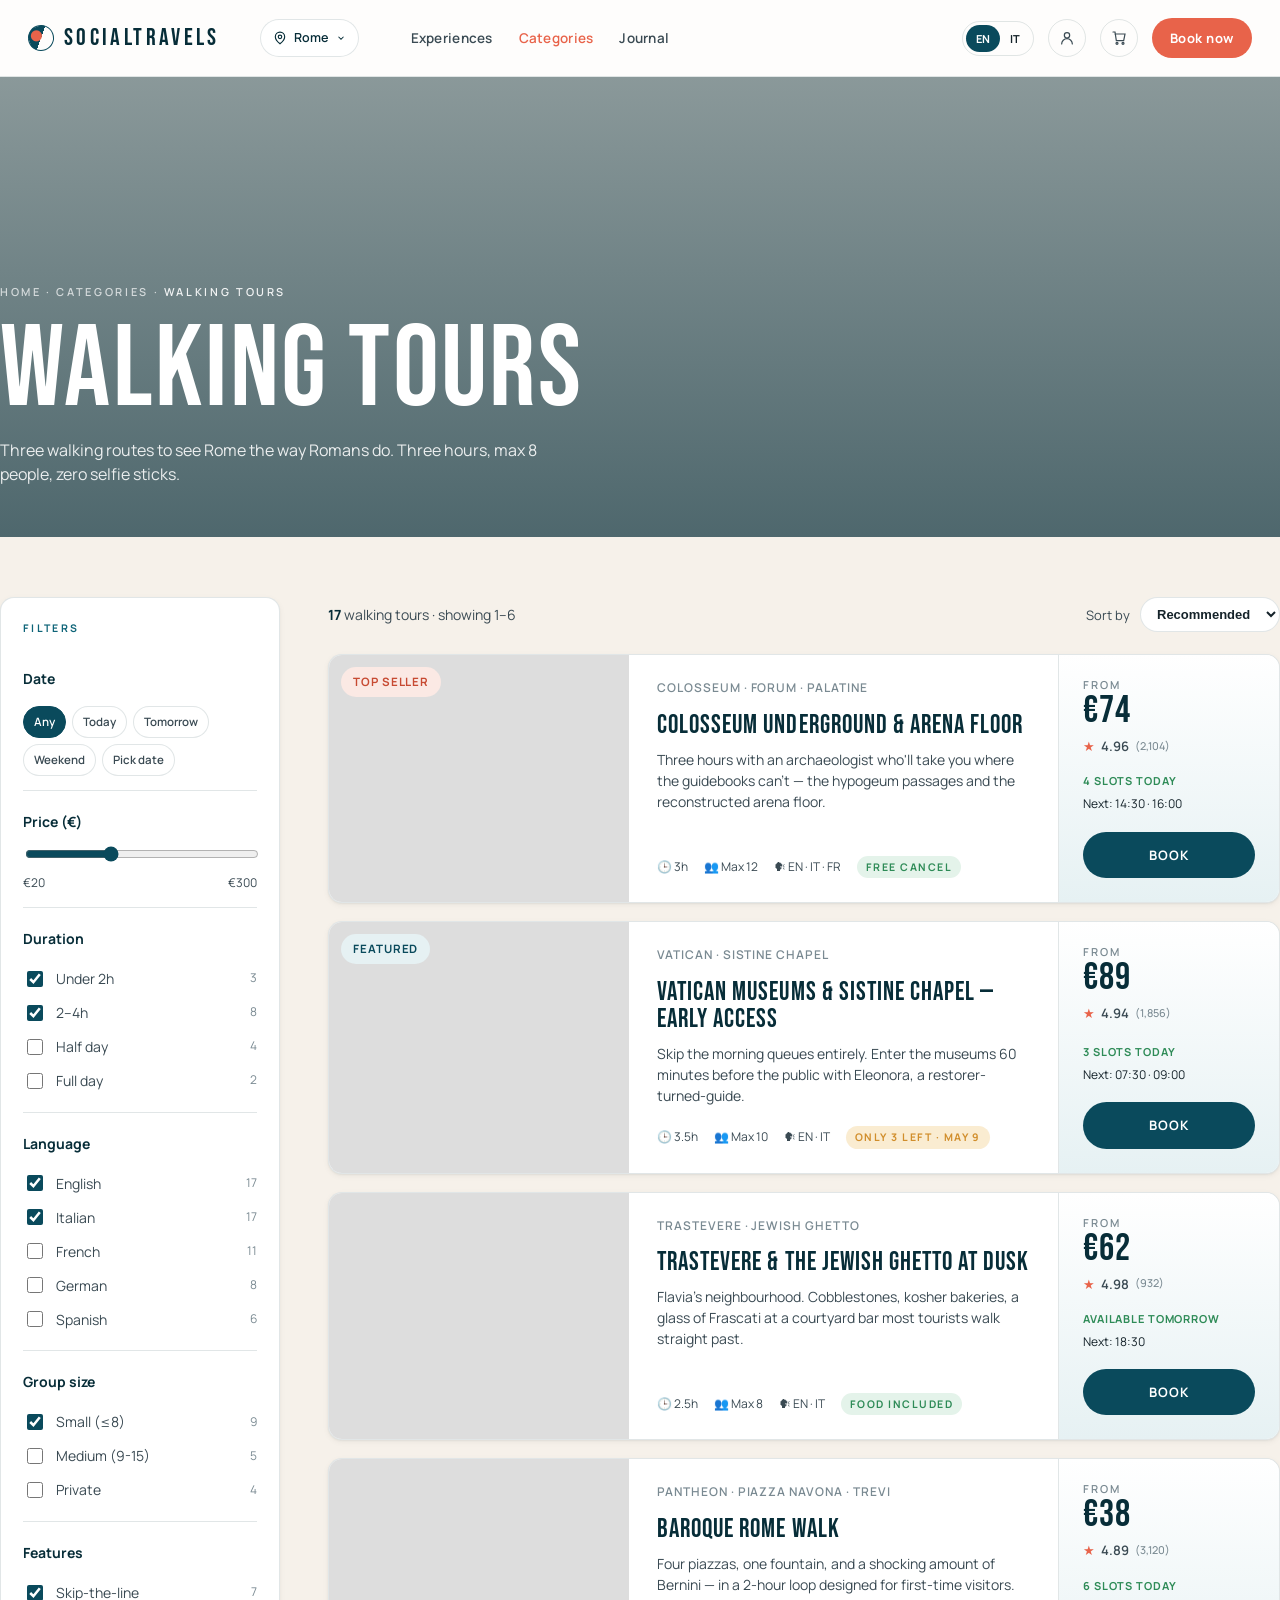
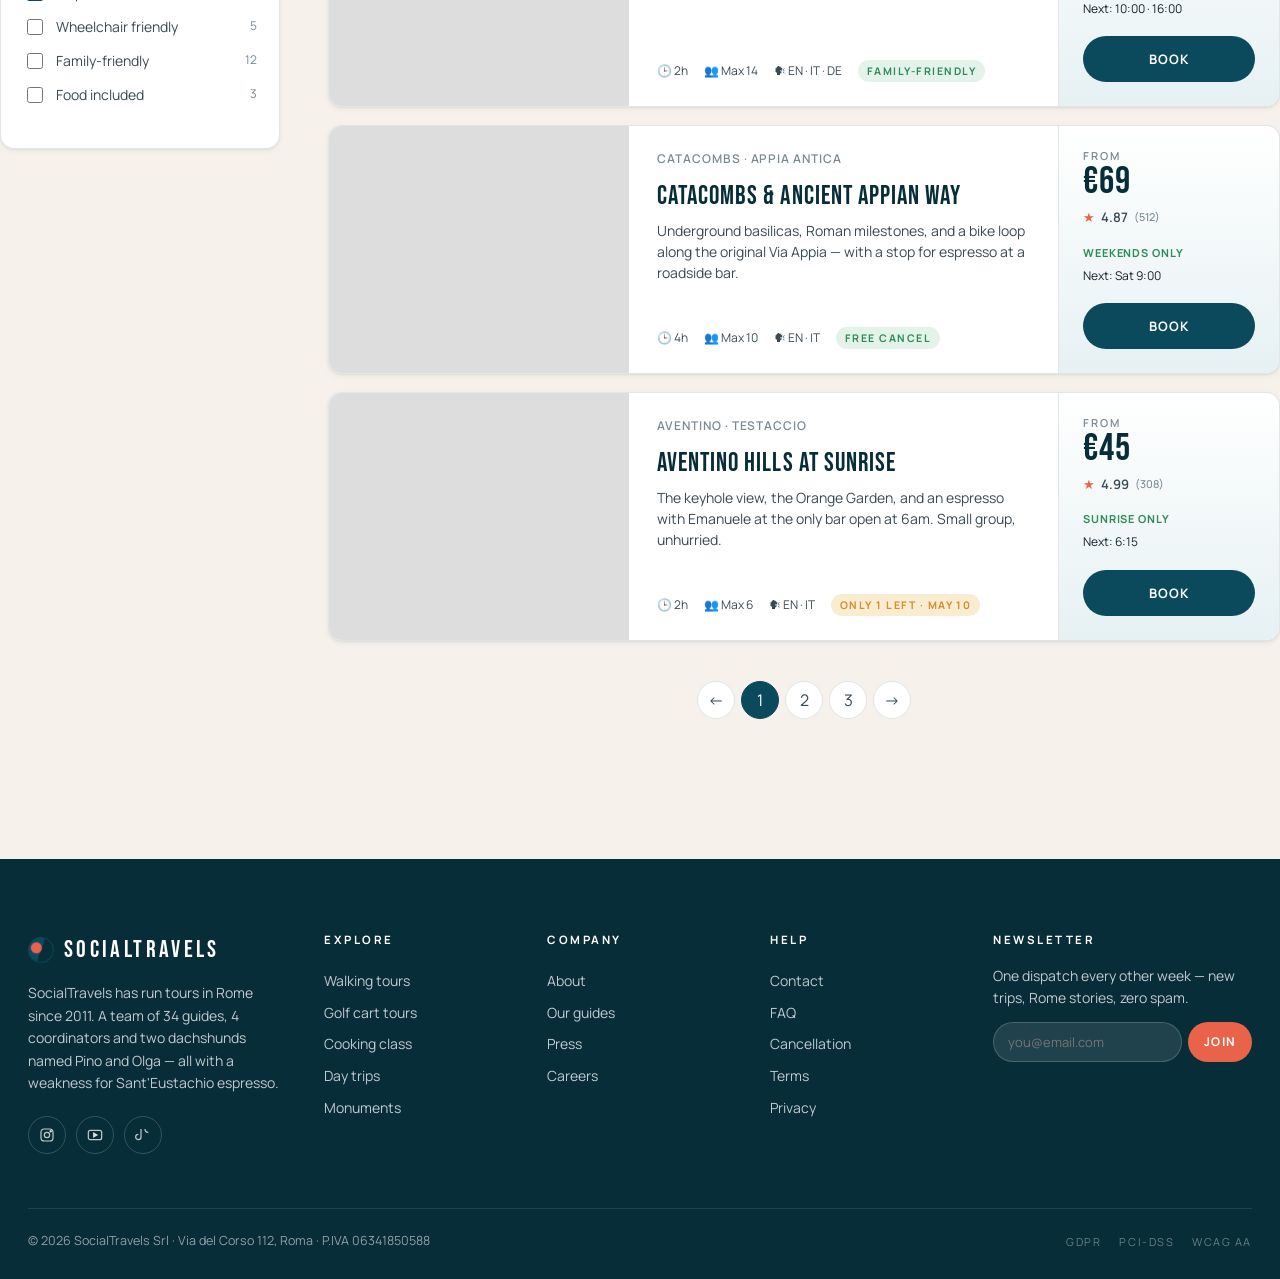
<file: Category.html>
<!doctype html>
<html lang="en">
<head>
<meta charset="utf-8"/>
<title>Walking Tours — SocialTravels</title>
<meta name="viewport" content="width=device-width,initial-scale=1"/>
<link href="https://fonts.googleapis.com/css2?family=Bebas+Neue&family=Manrope:wght@300;400;500;600;700;800&family=Fraunces:ital,opsz,wght@0,9..144,400;0,9..144,500;0,9..144,600;1,9..144,400&display=swap" rel="stylesheet">
<link rel="stylesheet" href="shared.css?v=4">
<style>
  .cat-hero{
    position:relative;height:460px;color:#fff;overflow:hidden;
    background:
      linear-gradient(180deg, rgba(7,45,56,.45) 0%, rgba(7,45,56,.7) 100%),
      url('https://images.unsplash.com/photo-1552832230-c0197dd311b5?w=2200&q=80') center/cover;
    display:flex;align-items:flex-end;
  }
  .cat-hero .inner{padding:0 0 50px;width:100%}
  .breadcrumb{font-size:11px;letter-spacing:.24em;text-transform:uppercase;color:rgba(255,255,255,.7);margin-bottom:16px;font-weight:600}
  .breadcrumb a{color:inherit}
  .breadcrumb span{color:rgba(255,255,255,.9)}
  .cat-hero h1{font-family:'Bebas Neue',sans-serif;font-size:clamp(62px,9vw,128px);letter-spacing:.02em;line-height:.95;margin:0 0 12px;color:#fff;font-weight:400}
  .cat-hero p{max-width:560px;font-size:16px;opacity:.88;margin:0}

  .layout{display:grid;grid-template-columns:280px 1fr;gap:48px;padding:60px 0}
  aside.filters{position:sticky;top:90px;align-self:start;background:#fff;border:1px solid var(--line);border-radius:var(--radius);padding:22px;box-shadow:var(--shadow-sm)}
  .filters h5{font-size:10.5px;letter-spacing:.22em;text-transform:uppercase;color:var(--teal-700);margin:0 0 12px;font-weight:700}
  .filt-group{padding:14px 0;border-bottom:1px solid var(--line)}
  .filt-group:last-child{border-bottom:none}
  .filt-group label{display:flex;align-items:center;gap:10px;font-size:14px;padding:6px 0;color:var(--ink-2);cursor:pointer}
  .filt-group input[type=checkbox]{accent-color:var(--teal-800);width:16px;height:16px}
  .filt-group label .count{margin-left:auto;color:var(--mute);font-size:12px}
  .range{display:flex;flex-direction:column;gap:10px;margin-top:6px}
  .range input[type=range]{accent-color:var(--teal-800);width:100%}
  .range .labels{display:flex;justify-content:space-between;font-size:12px;color:var(--ink-2)}
  .date-pills{display:flex;gap:6px;flex-wrap:wrap}
  .date-pills button{padding:6px 10px;border:1px solid var(--line);border-radius:999px;font-size:11.5px;font-weight:600;background:#fff;color:var(--ink-2);transition:all .2s}
  .date-pills button.on{background:var(--teal-800);color:#fff;border-color:var(--teal-800)}

  .results-bar{display:flex;align-items:center;justify-content:space-between;margin-bottom:22px}
  .results-bar .n{font-size:14px;color:var(--ink-2)}
  .results-bar .n b{color:var(--teal-900);font-weight:700}
  .sort{display:flex;align-items:center;gap:10px;font-size:13px;color:var(--ink-2)}
  .sort select{padding:8px 12px;border:1px solid var(--line);border-radius:999px;background:#fff;font-size:13px;font-weight:600;color:var(--ink);cursor:pointer}

  .pkg-list{display:flex;flex-direction:column;gap:18px}
  .pkg-row{background:#fff;border:1px solid var(--line);border-radius:var(--radius);overflow:hidden;box-shadow:var(--shadow-sm);display:grid;grid-template-columns:300px 1fr 220px;gap:0;transition:transform .3s,box-shadow .3s;cursor:pointer}
  .pkg-row:hover{transform:translateY(-3px);box-shadow:var(--shadow-md)}
  .pkg-row .img{position:relative;background:#ddd center/cover;min-height:240px}
  .pkg-row .img .tag{position:absolute;top:12px;left:12px}
  .pkg-row .body{padding:24px 28px;display:flex;flex-direction:column;gap:10px;border-right:1px solid var(--line)}
  .pkg-row h3{font-family:'Bebas Neue',sans-serif;font-size:26px;font-weight:400;letter-spacing:.04em;margin:4px 0 0;color:var(--teal-900);line-height:1.05}
  .pkg-row .byline{font-size:12px;color:var(--mute);font-weight:600;letter-spacing:.08em;text-transform:uppercase}
  .pkg-row .desc{font-size:14px;color:var(--ink-2);line-height:1.5;margin:0}
  .pkg-row .meta{display:flex;gap:16px;font-size:12px;color:var(--ink-2);margin-top:auto;padding-top:10px}
  .pkg-row .meta span{display:inline-flex;align-items:center;gap:6px}
  .pkg-row .rating{display:flex;align-items:center;gap:6px;color:var(--ink-2);font-size:13px;font-weight:600}
  .pkg-row .rating .star{color:var(--coral)}
  .pkg-row .aside{padding:24px;display:flex;flex-direction:column;justify-content:space-between;background:linear-gradient(180deg,#fff,var(--teal-50))}
  .pkg-row .price{font-family:'Bebas Neue',sans-serif;font-size:38px;color:var(--teal-900);letter-spacing:.03em;line-height:1}
  .pkg-row .price small{font-family:'Manrope',sans-serif;font-size:11px;letter-spacing:.18em;text-transform:uppercase;color:var(--mute);display:block;font-weight:600;margin-bottom:2px}
  .pkg-row .availability{display:flex;flex-direction:column;gap:6px;margin:16px 0 18px;font-size:12px}
  .pkg-row .availability .today{color:var(--ok);font-weight:700;letter-spacing:.08em;text-transform:uppercase;font-size:11px}
  .pkg-row .btn-book{width:100%;justify-content:center}

  .pkg-row.small-sold-out{opacity:.7}
  .badge-left{display:flex;align-items:center;gap:6px;padding:3px 9px;border-radius:999px;font-size:10.5px;letter-spacing:.14em;font-weight:700;text-transform:uppercase}
  .badge-left.ok{background:#e4f3ea;color:var(--ok)}
  .badge-left.warn{background:#faecd1;color:var(--warn)}

  .map-toggle{display:none}

  @media(max-width:960px){
    .layout{grid-template-columns:1fr}
    aside.filters{position:static}
    .pkg-row{grid-template-columns:1fr}
    .pkg-row .body{border-right:none;border-bottom:1px solid var(--line)}
  }
</style>
</head>
<body>

<header class="cat-hero">
  <div class="wrap inner">
    <div class="breadcrumb"><a href="SocialTravels.html">Home</a> · <a href="#">Categories</a> · <span>Walking Tours</span></div>
    <h1 data-i18n="cat.page.title">Walking Tours</h1>
    <p data-i18n="cat.page.sub">Three walking routes to see Rome the way Romans do. Three hours, max 8 people, zero selfie sticks.</p>
  </div>
</header>

<div class="wrap layout">

  <aside class="filters">
    <h5>FILTERS</h5>

    <div class="filt-group">
      <label style="font-weight:700;color:var(--teal-900);margin-bottom:10px"><span>Date</span></label>
      <div class="date-pills">
        <button class="on">Any</button>
        <button>Today</button>
        <button>Tomorrow</button>
        <button>Weekend</button>
        <button>Pick date</button>
      </div>
    </div>

    <div class="filt-group">
      <label style="font-weight:700;color:var(--teal-900);margin-bottom:6px"><span>Price (€)</span></label>
      <div class="range">
        <input type="range" min="20" max="300" value="120"/>
        <div class="labels"><span>€20</span><span>€300</span></div>
      </div>
    </div>

    <div class="filt-group">
      <label style="font-weight:700;color:var(--teal-900);margin-bottom:6px"><span>Duration</span></label>
      <label><input type="checkbox" checked/> Under 2h <span class="count">3</span></label>
      <label><input type="checkbox" checked/> 2–4h <span class="count">8</span></label>
      <label><input type="checkbox"/> Half day <span class="count">4</span></label>
      <label><input type="checkbox"/> Full day <span class="count">2</span></label>
    </div>

    <div class="filt-group">
      <label style="font-weight:700;color:var(--teal-900);margin-bottom:6px"><span>Language</span></label>
      <label><input type="checkbox" checked/> English <span class="count">17</span></label>
      <label><input type="checkbox" checked/> Italian <span class="count">17</span></label>
      <label><input type="checkbox"/> French <span class="count">11</span></label>
      <label><input type="checkbox"/> German <span class="count">8</span></label>
      <label><input type="checkbox"/> Spanish <span class="count">6</span></label>
    </div>

    <div class="filt-group">
      <label style="font-weight:700;color:var(--teal-900);margin-bottom:6px"><span>Group size</span></label>
      <label><input type="checkbox" checked/> Small (≤8) <span class="count">9</span></label>
      <label><input type="checkbox"/> Medium (9-15) <span class="count">5</span></label>
      <label><input type="checkbox"/> Private <span class="count">4</span></label>
    </div>

    <div class="filt-group">
      <label style="font-weight:700;color:var(--teal-900);margin-bottom:6px"><span>Features</span></label>
      <label><input type="checkbox" checked/> Skip-the-line <span class="count">7</span></label>
      <label><input type="checkbox"/> Wheelchair friendly <span class="count">5</span></label>
      <label><input type="checkbox"/> Family-friendly <span class="count">12</span></label>
      <label><input type="checkbox"/> Food included <span class="count">3</span></label>
    </div>
  </aside>

  <div>
    <div class="results-bar">
      <div class="n"><b>17</b> walking tours · showing 1–6</div>
      <div class="sort">
        Sort by
        <select>
          <option>Recommended</option>
          <option>Price ↑</option>
          <option>Price ↓</option>
          <option>Rating</option>
          <option>Duration</option>
        </select>
      </div>
    </div>

    <div class="pkg-list">

      <a class="pkg-row" href="Experience.html">
        <div class="img" style="background-image:url('https://images.unsplash.com/photo-1552832230-c0197dd311b5?w=900&q=80')">
          <span class="chip chip-coral tag">Top seller</span>
        </div>
        <div class="body">
          <div class="byline">COLOSSEUM · FORUM · PALATINE</div>
          <h3>Colosseum Underground & Arena Floor</h3>
          <p class="desc">Three hours with an archaeologist who'll take you where the guidebooks can't — the hypogeum passages and the reconstructed arena floor.</p>
          <div class="meta">
            <span>🕒 3h</span>
            <span>👥 Max 12</span>
            <span>🗣 EN · IT · FR</span>
            <span class="badge-left ok">Free cancel</span>
          </div>
        </div>
        <div class="aside">
          <div>
            <div class="price"><small>FROM</small>€74</div>
            <div class="rating" style="margin-top:6px"><span class="star">★</span> 4.96 <small style="color:var(--mute);font-weight:500">(2,104)</small></div>
          </div>
          <div>
            <div class="availability"><span class="today">4 slots today</span><span>Next: 14:30 · 16:00</span></div>
            <span class="btn btn-teal btn-book">Book</span>
          </div>
        </div>
      </a>

      <a class="pkg-row" href="Experience.html">
        <div class="img" style="background-image:url('https://commons.wikimedia.org/wiki/Special:FilePath/CAPPELLA%20SISTINA%20Ceiling.jpg?width=1200')">
          <span class="chip chip-teal tag">Featured</span>
        </div>
        <div class="body">
          <div class="byline">VATICAN · SISTINE CHAPEL</div>
          <h3>Vatican Museums & Sistine Chapel — Early Access</h3>
          <p class="desc">Skip the morning queues entirely. Enter the museums 60 minutes before the public with Eleonora, a restorer-turned-guide.</p>
          <div class="meta">
            <span>🕒 3.5h</span>
            <span>👥 Max 10</span>
            <span>🗣 EN · IT</span>
            <span class="badge-left warn">Only 3 left · May 9</span>
          </div>
        </div>
        <div class="aside">
          <div>
            <div class="price"><small>FROM</small>€89</div>
            <div class="rating" style="margin-top:6px"><span class="star">★</span> 4.94 <small style="color:var(--mute);font-weight:500">(1,856)</small></div>
          </div>
          <div>
            <div class="availability"><span class="today">3 slots today</span><span>Next: 07:30 · 09:00</span></div>
            <span class="btn btn-teal btn-book">Book</span>
          </div>
        </div>
      </a>

      <a class="pkg-row" href="Experience.html">
        <div class="img" style="background-image:url('https://images.unsplash.com/photo-1531572753322-ad063cecc140?w=900&q=80')"></div>
        <div class="body">
          <div class="byline">TRASTEVERE · JEWISH GHETTO</div>
          <h3>Trastevere & the Jewish Ghetto at Dusk</h3>
          <p class="desc">Flavia's neighbourhood. Cobblestones, kosher bakeries, a glass of Frascati at a courtyard bar most tourists walk straight past.</p>
          <div class="meta">
            <span>🕒 2.5h</span>
            <span>👥 Max 8</span>
            <span>🗣 EN · IT</span>
            <span class="badge-left ok">Food included</span>
          </div>
        </div>
        <div class="aside">
          <div>
            <div class="price"><small>FROM</small>€62</div>
            <div class="rating" style="margin-top:6px"><span class="star">★</span> 4.98 <small style="color:var(--mute);font-weight:500">(932)</small></div>
          </div>
          <div>
            <div class="availability"><span class="today">Available tomorrow</span><span>Next: 18:30</span></div>
            <span class="btn btn-teal btn-book">Book</span>
          </div>
        </div>
      </a>

      <a class="pkg-row" href="Experience.html">
        <div class="img" style="background-image:url('https://commons.wikimedia.org/wiki/Special:FilePath/Interior%20oculus%20of%20the%20Rome%20Pantheon.jpg?width=1200')"></div>
        <div class="body">
          <div class="byline">PANTHEON · PIAZZA NAVONA · TREVI</div>
          <h3>Baroque Rome Walk</h3>
          <p class="desc">Four piazzas, one fountain, and a shocking amount of Bernini — in a 2-hour loop designed for first-time visitors.</p>
          <div class="meta">
            <span>🕒 2h</span>
            <span>👥 Max 14</span>
            <span>🗣 EN · IT · DE</span>
            <span class="badge-left ok">Family-friendly</span>
          </div>
        </div>
        <div class="aside">
          <div>
            <div class="price"><small>FROM</small>€38</div>
            <div class="rating" style="margin-top:6px"><span class="star">★</span> 4.89 <small style="color:var(--mute);font-weight:500">(3,120)</small></div>
          </div>
          <div>
            <div class="availability"><span class="today">6 slots today</span><span>Next: 10:00 · 16:00</span></div>
            <span class="btn btn-teal btn-book">Book</span>
          </div>
        </div>
      </a>

      <a class="pkg-row" href="Experience.html">
        <div class="img" style="background-image:url('https://images.unsplash.com/photo-1498307833015-e7b400441eb8?w=900&q=80')"></div>
        <div class="body">
          <div class="byline">CATACOMBS · APPIA ANTICA</div>
          <h3>Catacombs & Ancient Appian Way</h3>
          <p class="desc">Underground basilicas, Roman milestones, and a bike loop along the original Via Appia — with a stop for espresso at a roadside bar.</p>
          <div class="meta">
            <span>🕒 4h</span>
            <span>👥 Max 10</span>
            <span>🗣 EN · IT</span>
            <span class="badge-left ok">Free cancel</span>
          </div>
        </div>
        <div class="aside">
          <div>
            <div class="price"><small>FROM</small>€69</div>
            <div class="rating" style="margin-top:6px"><span class="star">★</span> 4.87 <small style="color:var(--mute);font-weight:500">(512)</small></div>
          </div>
          <div>
            <div class="availability"><span class="today">Weekends only</span><span>Next: Sat 9:00</span></div>
            <span class="btn btn-teal btn-book">Book</span>
          </div>
        </div>
      </a>

      <a class="pkg-row" href="Experience.html">
        <div class="img" style="background-image:url('https://images.unsplash.com/photo-1525874684015-58379d421a52?w=900&q=80')"></div>
        <div class="body">
          <div class="byline">AVENTINO · TESTACCIO</div>
          <h3>Aventino Hills at Sunrise</h3>
          <p class="desc">The keyhole view, the Orange Garden, and an espresso with Emanuele at the only bar open at 6am. Small group, unhurried.</p>
          <div class="meta">
            <span>🕒 2h</span>
            <span>👥 Max 6</span>
            <span>🗣 EN · IT</span>
            <span class="badge-left warn">Only 1 left · May 10</span>
          </div>
        </div>
        <div class="aside">
          <div>
            <div class="price"><small>FROM</small>€45</div>
            <div class="rating" style="margin-top:6px"><span class="star">★</span> 4.99 <small style="color:var(--mute);font-weight:500">(308)</small></div>
          </div>
          <div>
            <div class="availability"><span class="today">Sunrise only</span><span>Next: 6:15</span></div>
            <span class="btn btn-teal btn-book">Book</span>
          </div>
        </div>
      </a>

    </div>

    <div style="margin-top:40px;display:flex;justify-content:center;gap:6px">
      <button class="nav-iconbtn" style="background:#fff">←</button>
      <button class="nav-iconbtn" style="background:var(--teal-800);color:#fff;border-color:var(--teal-800)">1</button>
      <button class="nav-iconbtn" style="background:#fff">2</button>
      <button class="nav-iconbtn" style="background:#fff">3</button>
      <button class="nav-iconbtn" style="background:#fff">→</button>
    </div>
  </div>
</div>

<script src="i18n.js?v=2"></script>
<script src="components.js?v=4"></script>
<script>
  window.ST_TWEAKS = /*EDITMODE-BEGIN*/{"teal":"#0a4a5c","coral":"#e8634a","hero_layout":"A"}/*EDITMODE-END*/;
  STComponents.mountNav('cat', false);
  STComponents.mountFooter();
  STComponents.mountTweaks({});

  document.querySelectorAll('.date-pills button').forEach(b=>{
    b.addEventListener('click',e=>{
      e.preventDefault();
      b.parentElement.querySelectorAll('button').forEach(x=>x.classList.remove('on'));
      b.classList.add('on');
    });
  });
</script>
</body>
</html>
</file>
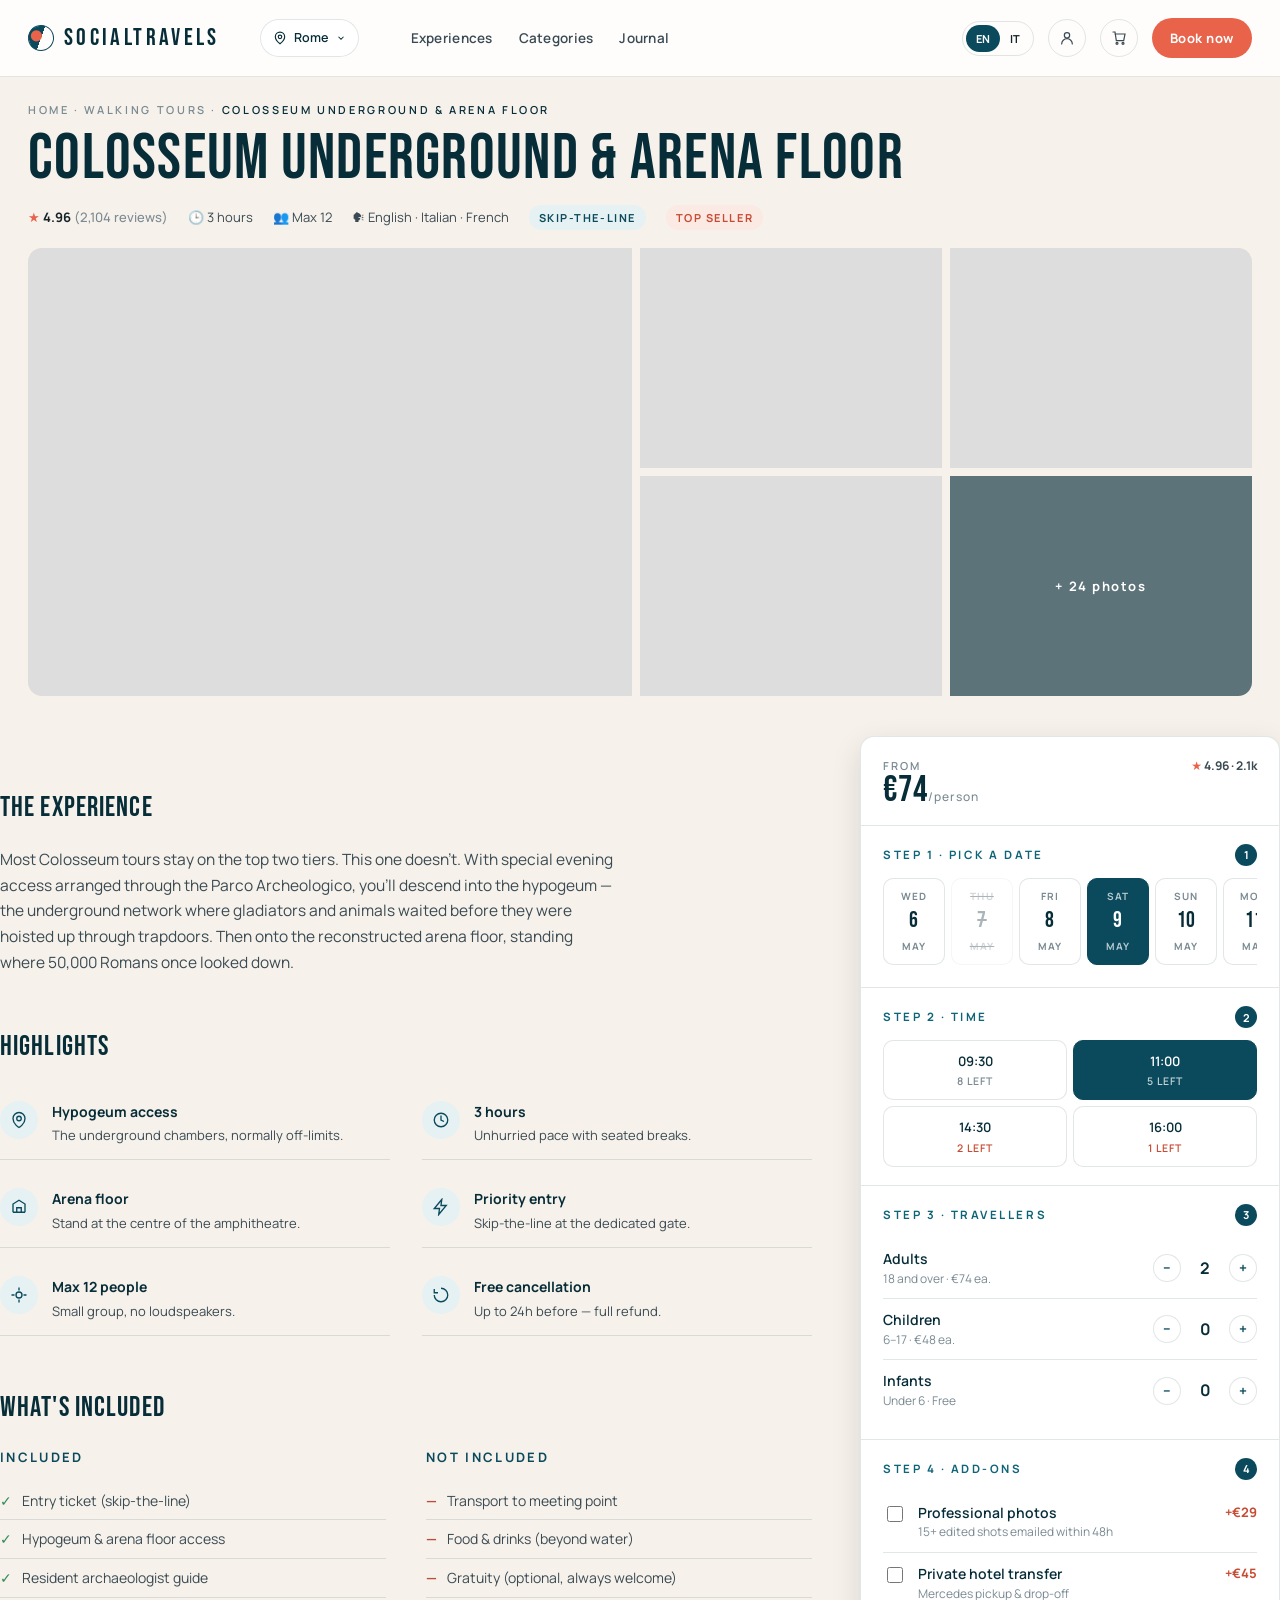
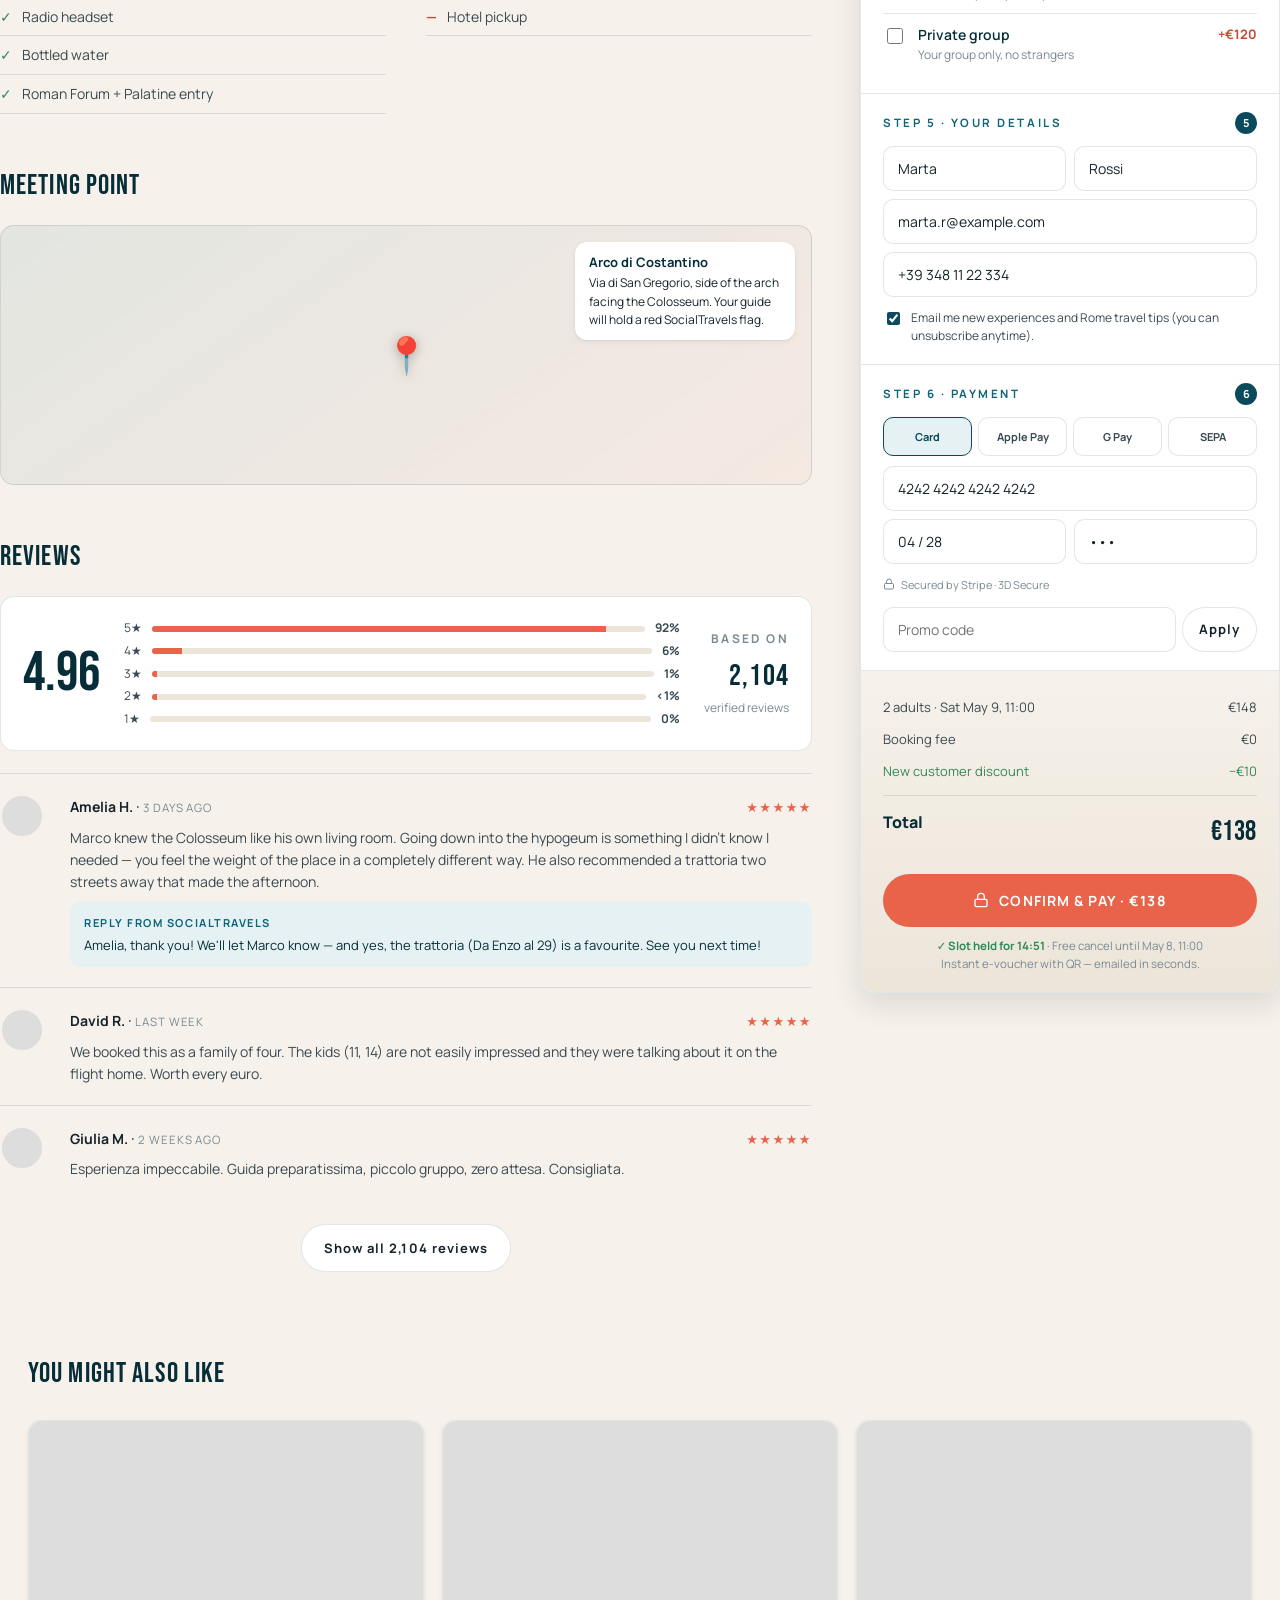
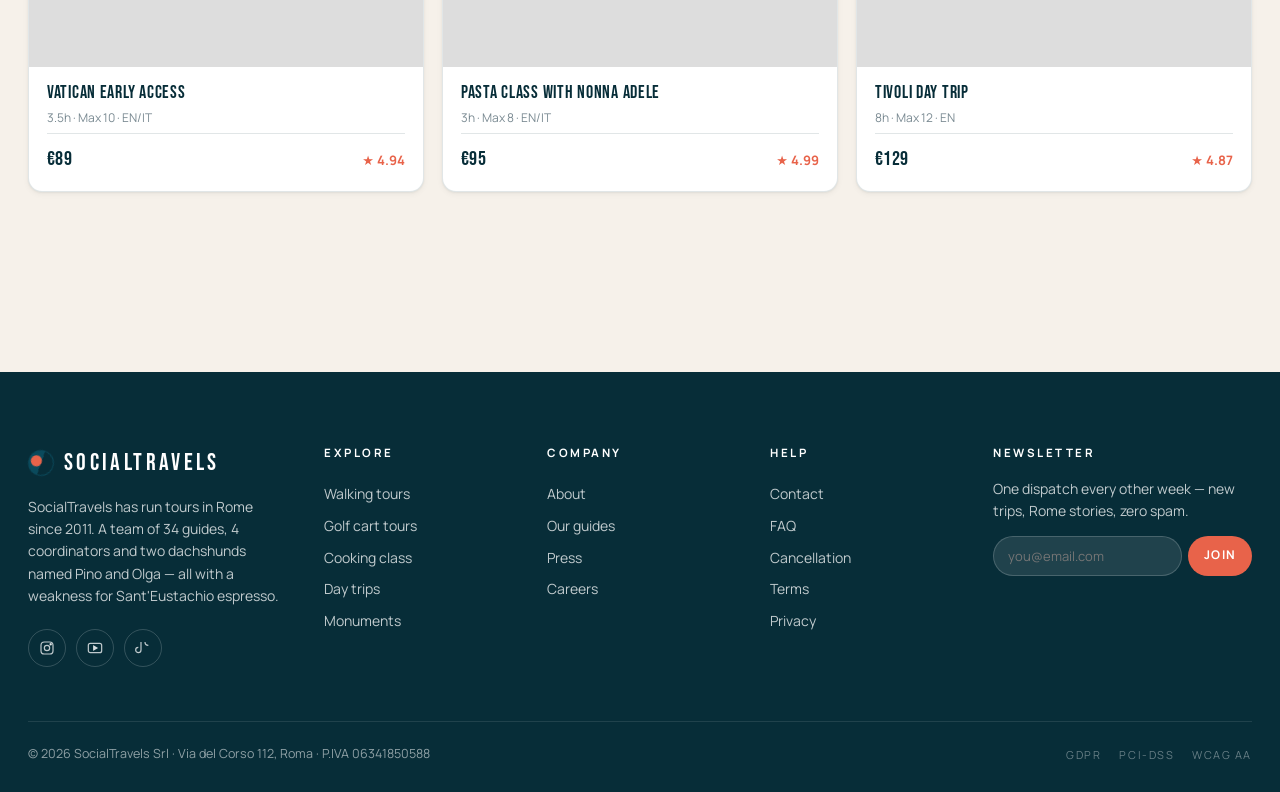
<file: Experience.html>
<!doctype html>
<html lang="en">
<head>
<meta charset="utf-8"/>
<title>Colosseum Underground & Arena Floor — SocialTravels</title>
<meta name="viewport" content="width=device-width,initial-scale=1"/>
<link href="https://fonts.googleapis.com/css2?family=Bebas+Neue&family=Manrope:wght@300;400;500;600;700;800&family=Fraunces:ital,opsz,wght@0,9..144,400;0,9..144,500;0,9..144,600;1,9..144,400&display=swap" rel="stylesheet">
<link rel="stylesheet" href="shared.css?v=4">
<style>
  /* Gallery */
  .gallery{display:grid;grid-template-columns:2fr 1fr 1fr;grid-template-rows:220px 220px;gap:8px;border-radius:var(--radius);overflow:hidden;margin-top:18px}
  .gallery div{background:#ddd center/cover;cursor:pointer;position:relative;transition:filter .3s}
  .gallery div:hover{filter:brightness(1.05)}
  .gallery .main{grid-row:span 2}
  .gallery .more{display:flex;align-items:center;justify-content:center;color:#fff;font-weight:700;font-size:13px;letter-spacing:.12em}
  .gallery .more::before{content:"";position:absolute;inset:0;background:rgba(7,45,56,.6)}
  .gallery .more span{position:relative;z-index:2}

  .breadcrumb{font-size:11px;letter-spacing:.24em;text-transform:uppercase;color:var(--mute);margin:24px 0 10px;font-weight:600}
  .breadcrumb a{color:inherit}
  .breadcrumb span{color:var(--teal-900)}
  h1.exp-title{font-family:'Bebas Neue',sans-serif;font-size:clamp(40px,5vw,64px);letter-spacing:.02em;margin:8px 0 14px;color:var(--teal-900);line-height:.98;font-weight:400}
  .exp-meta{display:flex;gap:20px;flex-wrap:wrap;font-size:13px;color:var(--ink-2);align-items:center}
  .exp-meta .rating{color:var(--ink);font-weight:700}
  .exp-meta .rating .star{color:var(--coral)}
  .exp-meta .badge{display:inline-flex;align-items:center;gap:6px;padding:4px 10px;border-radius:999px;background:var(--teal-50);color:var(--teal-800);font-size:11px;letter-spacing:.14em;font-weight:700;text-transform:uppercase}

  .layout{display:grid;grid-template-columns:1fr 420px;gap:48px;padding:40px 0 60px;align-items:start}

  h3.blk{font-family:'Bebas Neue',sans-serif;font-size:28px;letter-spacing:.04em;color:var(--teal-900);font-weight:400;margin:50px 0 18px}

  .highlights{display:grid;grid-template-columns:1fr 1fr;gap:14px 32px;margin:12px 0 0}
  .hl{display:flex;gap:14px;padding:14px 0;border-bottom:1px solid var(--line)}
  .hl .icn{width:38px;height:38px;border-radius:50%;background:var(--teal-50);color:var(--teal-800);display:grid;place-items:center;flex-shrink:0}
  .hl h5{margin:0;font-size:14px;font-weight:700;color:var(--teal-900)}
  .hl p{margin:3px 0 0;font-size:13px;color:var(--ink-2)}

  .incl-grid{display:grid;grid-template-columns:1fr 1fr;gap:40px}
  .incl-grid h4{font-size:13px;letter-spacing:.18em;text-transform:uppercase;color:var(--teal-800);margin:0 0 14px;font-weight:700}
  .incl-grid ul{list-style:none;padding:0;margin:0}
  .incl-grid li{padding:8px 0;display:flex;gap:10px;font-size:14px;color:var(--ink-2);border-bottom:1px solid var(--line)}
  .incl-grid li .ok{color:var(--ok);font-weight:700}
  .incl-grid li .no{color:#b94e3a;font-weight:700}

  .reviews-head{display:flex;align-items:center;gap:24px;margin:18px 0 22px;padding:22px;background:#fff;border:1px solid var(--line);border-radius:var(--radius)}
  .reviews-head .big{font-family:'Bebas Neue',sans-serif;font-size:56px;color:var(--teal-900);line-height:1}
  .reviews-head .stars-col{display:flex;flex-direction:column;gap:4px;flex:1}
  .reviews-head .bar-row{display:flex;align-items:center;gap:10px;font-size:12px;color:var(--ink-2)}
  .reviews-head .bar{flex:1;height:6px;background:var(--sand-2);border-radius:999px;overflow:hidden}
  .reviews-head .bar i{display:block;height:100%;background:var(--coral)}

  .review{padding:20px 0;border-top:1px solid var(--line);display:grid;grid-template-columns:54px 1fr;gap:16px}
  .review .av{width:44px;height:44px;border-radius:50%;background:#ddd center/cover;border:2px solid var(--sand)}
  .review .name{font-weight:700;font-size:14px}
  .review .date{font-size:11.5px;color:var(--mute);letter-spacing:.08em;text-transform:uppercase}
  .review .stars{color:var(--coral);font-size:13px;letter-spacing:1.5px}
  .review p{margin:8px 0 0;font-size:14px;color:var(--ink-2);line-height:1.55}
  .review .reply{margin-top:10px;padding:12px 14px;background:var(--teal-50);border-radius:10px;font-size:13px;color:var(--teal-900)}
  .review .reply b{display:block;font-size:11px;letter-spacing:.14em;text-transform:uppercase;color:var(--teal-700);margin-bottom:4px}

  /* BOOKING WIDGET — Single page sections */
  .booking{
    position:sticky;top:90px;background:#fff;border:1px solid var(--line);border-radius:var(--radius);
    box-shadow:var(--shadow-md);overflow:hidden;
  }
  .booking-header{padding:20px 22px 16px;border-bottom:1px solid var(--line);display:flex;justify-content:space-between;align-items:baseline}
  .booking-header .price{font-family:'Bebas Neue',sans-serif;font-size:36px;color:var(--teal-900);letter-spacing:.03em;line-height:1}
  .booking-header .price small{font-family:'Manrope',sans-serif;font-size:11px;letter-spacing:.18em;text-transform:uppercase;color:var(--mute);display:block;font-weight:600;margin-bottom:2px}
  .booking-header .rating-mini{font-size:12px;color:var(--ink-2);font-weight:700}
  .booking-header .rating-mini .star{color:var(--coral)}

  .bstep{padding:18px 22px;border-bottom:1px solid var(--line)}
  .bstep h4{display:flex;justify-content:space-between;align-items:center;margin:0 0 12px;font-size:11.5px;letter-spacing:.22em;text-transform:uppercase;color:var(--teal-700);font-weight:700}
  .bstep h4 .step-num{width:22px;height:22px;border-radius:50%;background:var(--teal-800);color:#fff;display:grid;place-items:center;font-size:11px;letter-spacing:0}

  /* date row */
  .dates{display:flex;gap:6px;overflow-x:auto;padding-bottom:4px}
  .date-chip{flex-shrink:0;padding:10px 12px;border:1px solid var(--line);border-radius:10px;background:#fff;cursor:pointer;text-align:center;min-width:62px;transition:all .2s}
  .date-chip .d{font-size:10px;letter-spacing:.12em;text-transform:uppercase;color:var(--mute);font-weight:700}
  .date-chip .num{font-family:'Bebas Neue',sans-serif;font-size:22px;color:var(--teal-900);letter-spacing:.02em}
  .date-chip .m{font-size:10px;letter-spacing:.12em;text-transform:uppercase;color:var(--mute);font-weight:700}
  .date-chip.sold-out{opacity:.35;cursor:not-allowed;text-decoration:line-through}
  .date-chip.on{background:var(--teal-800);border-color:var(--teal-800)}
  .date-chip.on .d,.date-chip.on .m{color:rgba(255,255,255,.7)}
  .date-chip.on .num{color:#fff}

  /* slots */
  .slots{display:grid;grid-template-columns:1fr 1fr;gap:6px;margin-top:6px}
  .slot{padding:10px;border:1px solid var(--line);border-radius:10px;font-size:13px;font-weight:600;color:var(--teal-900);background:#fff;text-align:center;cursor:pointer;transition:all .2s;position:relative}
  .slot .left{display:block;font-size:10.5px;color:var(--mute);font-weight:600;letter-spacing:.08em;text-transform:uppercase;margin-top:2px}
  .slot.on{background:var(--teal-800);border-color:var(--teal-800);color:#fff}
  .slot.on .left{color:rgba(255,255,255,.75)}
  .slot.few .left{color:var(--coral-dark)}

  /* counter */
  .counter{display:flex;justify-content:space-between;align-items:center;padding:10px 0;border-bottom:1px solid var(--line)}
  .counter:last-child{border-bottom:none}
  .counter-left .lbl{font-size:14px;font-weight:600;color:var(--teal-900)}
  .counter-left .sub{font-size:12px;color:var(--mute)}
  .cntr{display:flex;align-items:center;gap:14px}
  .cntr button{width:28px;height:28px;border-radius:50%;border:1px solid var(--line);background:#fff;color:var(--teal-800);font-weight:700;font-size:14px}
  .cntr button:hover{background:var(--teal-50)}
  .cntr button:disabled{opacity:.3}
  .cntr .n{min-width:20px;text-align:center;font-weight:700;color:var(--teal-900)}

  /* addons */
  .addon{display:flex;gap:12px;padding:10px 0;border-bottom:1px solid var(--line)}
  .addon:last-child{border-bottom:none}
  .addon input[type=checkbox]{accent-color:var(--teal-800);width:16px;height:16px;margin-top:4px}
  .addon .body{flex:1}
  .addon .t{font-size:14px;font-weight:600;color:var(--teal-900)}
  .addon .d{font-size:12px;color:var(--mute)}
  .addon .p{color:var(--coral-dark);font-weight:700;font-size:13px;margin-left:auto}

  /* form inputs */
  .input{width:100%;padding:12px 14px;border:1px solid var(--line);border-radius:10px;font-size:14px;font-family:inherit;background:#fff;color:var(--ink);margin-bottom:8px;outline:none;transition:border-color .2s}
  .input:focus{border-color:var(--teal-700)}
  .row2{display:grid;grid-template-columns:1fr 1fr;gap:8px}
  .pay-methods{display:grid;grid-template-columns:repeat(4,1fr);gap:6px;margin-top:8px}
  .pay-m{padding:10px;border:1px solid var(--line);border-radius:10px;background:#fff;text-align:center;font-size:11px;font-weight:700;cursor:pointer;color:var(--ink-2);transition:all .2s}
  .pay-m.on{border-color:var(--teal-800);background:var(--teal-50);color:var(--teal-800)}

  /* summary */
  .summary-row{display:flex;justify-content:space-between;padding:6px 0;font-size:13px;color:var(--ink-2)}
  .summary-row.total{padding-top:14px;border-top:1px solid var(--line);margin-top:8px;font-size:16px;color:var(--teal-900);font-weight:800}
  .summary-row.total b{font-family:'Bebas Neue',sans-serif;font-size:28px;font-weight:400;letter-spacing:.02em}
  .confirm{padding:20px 22px;background:linear-gradient(180deg,var(--sand),var(--sand-2))}
  .confirm-btn{width:100%;justify-content:center;padding:16px 22px;font-size:14px}
  .confirm-note{font-size:11.5px;color:var(--mute);text-align:center;margin-top:10px;line-height:1.5}
  .confirm-note .lock{color:var(--ok);font-weight:700}

  /* map */
  .map-box{background:
      linear-gradient(145deg,rgba(14,100,120,.08),rgba(232,99,74,.05)),
      url('https://images.unsplash.com/photo-1524661135-423995f22d0b?w=1200&q=80') center/cover;
      height:260px;border-radius:var(--radius);position:relative;border:1px solid var(--line)}
  .map-pin{position:absolute;top:50%;left:50%;transform:translate(-50%,-50%);color:var(--coral);font-size:36px;filter:drop-shadow(0 2px 6px rgba(0,0,0,.3))}
  .map-note{position:absolute;top:16px;right:16px;background:#fff;padding:10px 14px;border-radius:12px;font-size:12px;box-shadow:var(--shadow-sm);max-width:220px}
  .map-note b{display:block;color:var(--teal-900);margin-bottom:2px;font-size:13px}

  /* related */
  .related-grid{display:grid;grid-template-columns:repeat(3,1fr);gap:18px}
  .rel-card{background:#fff;border:1px solid var(--line);border-radius:var(--radius);overflow:hidden;box-shadow:var(--shadow-sm);transition:transform .3s;display:flex;flex-direction:column}
  .rel-card:hover{transform:translateY(-3px)}
  .rel-card .img{aspect-ratio:16/10;background:#ddd center/cover}
  .rel-card .body{padding:16px 18px;flex:1;display:flex;flex-direction:column;gap:6px}
  .rel-card h5{margin:0;font-family:'Bebas Neue',sans-serif;font-size:18px;color:var(--teal-900);font-weight:400;letter-spacing:.04em;line-height:1.1}
  .rel-card .foot{margin-top:auto;display:flex;justify-content:space-between;align-items:center;font-size:13px;padding-top:10px;border-top:1px solid var(--line)}
  .rel-card .p{font-family:'Bebas Neue',sans-serif;color:var(--teal-900);font-size:20px;letter-spacing:.02em}

  @media(max-width:960px){
    .layout{grid-template-columns:1fr}
    .booking{position:static}
    .incl-grid,.highlights,.related-grid{grid-template-columns:1fr}
    .gallery{grid-template-columns:1fr;grid-template-rows:repeat(4,160px)}
    .gallery .main{grid-row:auto}
  }
</style>
</head>
<body>

<div class="wrap">
  <div class="breadcrumb">
    <a href="SocialTravels.html">Home</a> · <a href="Category.html">Walking tours</a> · <span>Colosseum Underground & Arena Floor</span>
  </div>

  <h1 class="exp-title">COLOSSEUM UNDERGROUND & ARENA FLOOR</h1>

  <div class="exp-meta">
    <span class="rating"><span class="star">★</span> 4.96 <span style="color:var(--mute);font-weight:500">(2,104 reviews)</span></span>
    <span>🕒 3 hours</span>
    <span>👥 Max 12</span>
    <span>🗣 English · Italian · French</span>
    <span class="badge">SKIP-THE-LINE</span>
    <span class="badge" style="background:var(--coral-50);color:var(--coral-dark)">TOP SELLER</span>
  </div>

  <div class="gallery">
    <div class="main" style="background-image:url('https://images.unsplash.com/photo-1552832230-c0197dd311b5?w=1600&q=80')"></div>
    <div style="background-image:url('https://commons.wikimedia.org/wiki/Special:FilePath/Sunset%20over%20Roman%20Forum%20(45485877135).jpg?width=900')"></div>
    <div style="background-image:url('https://commons.wikimedia.org/wiki/Special:FilePath/Interior%20oculus%20of%20the%20Rome%20Pantheon.jpg?width=900')"></div>
    <div style="background-image:url('https://commons.wikimedia.org/wiki/Special:FilePath/CAPPELLA%20SISTINA%20Ceiling.jpg?width=900')"></div>
    <div class="more" style="background-image:url('https://images.unsplash.com/photo-1525874684015-58379d421a52?w=700&q=80')"><span>+ 24 photos</span></div>
  </div>
</div>

<div class="wrap layout">

  <!-- LEFT: DETAILS -->
  <div>
    <h3 class="blk">The Experience</h3>
    <p style="color:var(--ink-2);max-width:620px;font-size:15.5px;line-height:1.65">Most Colosseum tours stay on the top two tiers. This one doesn't. With special evening access arranged through the Parco Archeologico, you'll descend into the hypogeum — the underground network where gladiators and animals waited before they were hoisted up through trapdoors. Then onto the reconstructed arena floor, standing where 50,000 Romans once looked down.</p>

    <h3 class="blk">Highlights</h3>
    <div class="highlights">
      <div class="hl"><div class="icn"><svg width="18" height="18" viewBox="0 0 24 24" fill="none" stroke="currentColor" stroke-width="1.8"><path d="M12 22s-8-4.5-8-12a8 8 0 0 1 16 0c0 7.5-8 12-8 12z"/><circle cx="12" cy="10" r="3"/></svg></div><div><h5>Hypogeum access</h5><p>The underground chambers, normally off-limits.</p></div></div>
      <div class="hl"><div class="icn"><svg width="18" height="18" viewBox="0 0 24 24" fill="none" stroke="currentColor" stroke-width="1.8"><circle cx="12" cy="12" r="9"/><path d="M12 6v6l4 2"/></svg></div><div><h5>3 hours</h5><p>Unhurried pace with seated breaks.</p></div></div>
      <div class="hl"><div class="icn"><svg width="18" height="18" viewBox="0 0 24 24" fill="none" stroke="currentColor" stroke-width="1.8"><path d="M4 19h16M4 19V8l8-5 8 5v11M9 19v-6h6v6"/></svg></div><div><h5>Arena floor</h5><p>Stand at the centre of the amphitheatre.</p></div></div>
      <div class="hl"><div class="icn"><svg width="18" height="18" viewBox="0 0 24 24" fill="none" stroke="currentColor" stroke-width="1.8"><path d="M13 2 3 14h7l-1 8 10-12h-7l1-8z"/></svg></div><div><h5>Priority entry</h5><p>Skip-the-line at the dedicated gate.</p></div></div>
      <div class="hl"><div class="icn"><svg width="18" height="18" viewBox="0 0 24 24" fill="none" stroke="currentColor" stroke-width="1.8"><circle cx="12" cy="12" r="4"/><path d="M2 12h4M18 12h4M12 2v4M12 18v4"/></svg></div><div><h5>Max 12 people</h5><p>Small group, no loudspeakers.</p></div></div>
      <div class="hl"><div class="icn"><svg width="18" height="18" viewBox="0 0 24 24" fill="none" stroke="currentColor" stroke-width="1.8"><path d="M3 12a9 9 0 1 0 9-9"/><path d="M3 4v5h5"/></svg></div><div><h5>Free cancellation</h5><p>Up to 24h before — full refund.</p></div></div>
    </div>

    <h3 class="blk">What's included</h3>
    <div class="incl-grid">
      <div>
        <h4>Included</h4>
        <ul>
          <li><span class="ok">✓</span> Entry ticket (skip-the-line)</li>
          <li><span class="ok">✓</span> Hypogeum & arena floor access</li>
          <li><span class="ok">✓</span> Resident archaeologist guide</li>
          <li><span class="ok">✓</span> Radio headset</li>
          <li><span class="ok">✓</span> Bottled water</li>
          <li><span class="ok">✓</span> Roman Forum + Palatine entry</li>
        </ul>
      </div>
      <div>
        <h4>Not included</h4>
        <ul>
          <li><span class="no">—</span> Transport to meeting point</li>
          <li><span class="no">—</span> Food & drinks (beyond water)</li>
          <li><span class="no">—</span> Gratuity (optional, always welcome)</li>
          <li><span class="no">—</span> Hotel pickup</li>
        </ul>
      </div>
    </div>

    <h3 class="blk">Meeting point</h3>
    <div class="map-box">
      <div class="map-pin">📍</div>
      <div class="map-note"><b>Arco di Costantino</b>Via di San Gregorio, side of the arch facing the Colosseum. Your guide will hold a red SocialTravels flag.</div>
    </div>

    <h3 class="blk">Reviews</h3>
    <div class="reviews-head">
      <div class="big">4.96</div>
      <div class="stars-col">
        <div class="bar-row"><span>5★</span><div class="bar"><i style="width:92%"></i></div><b>92%</b></div>
        <div class="bar-row"><span>4★</span><div class="bar"><i style="width:6%"></i></div><b>6%</b></div>
        <div class="bar-row"><span>3★</span><div class="bar"><i style="width:1%"></i></div><b>1%</b></div>
        <div class="bar-row"><span>2★</span><div class="bar"><i style="width:1%"></i></div><b>&lt;1%</b></div>
        <div class="bar-row"><span>1★</span><div class="bar"><i style="width:0%"></i></div><b>0%</b></div>
      </div>
      <div style="text-align:right">
        <div style="font-size:12px;letter-spacing:.2em;text-transform:uppercase;color:var(--mute);font-weight:700;margin-bottom:4px">Based on</div>
        <div style="font-family:'Bebas Neue';font-size:30px;color:var(--teal-900);letter-spacing:.04em">2,104</div>
        <div style="font-size:12px;color:var(--mute)">verified reviews</div>
      </div>
    </div>

    <div class="review">
      <div class="av" style="background-image:url('https://images.unsplash.com/photo-1438761681033-6461ffad8d80?w=200&q=80')"></div>
      <div>
        <div style="display:flex;justify-content:space-between;align-items:baseline">
          <div><span class="name">Amelia H.</span> · <span class="date">3 DAYS AGO</span></div>
          <div class="stars">★★★★★</div>
        </div>
        <p>Marco knew the Colosseum like his own living room. Going down into the hypogeum is something I didn't know I needed — you feel the weight of the place in a completely different way. He also recommended a trattoria two streets away that made the afternoon.</p>
        <div class="reply"><b>Reply from SocialTravels</b>Amelia, thank you! We'll let Marco know — and yes, the trattoria (Da Enzo al 29) is a favourite. See you next time!</div>
      </div>
    </div>
    <div class="review">
      <div class="av" style="background-image:url('https://images.unsplash.com/photo-1472099645785-5658abf4ff4e?w=200&q=80')"></div>
      <div>
        <div style="display:flex;justify-content:space-between;align-items:baseline">
          <div><span class="name">David R.</span> · <span class="date">LAST WEEK</span></div>
          <div class="stars">★★★★★</div>
        </div>
        <p>We booked this as a family of four. The kids (11, 14) are not easily impressed and they were talking about it on the flight home. Worth every euro.</p>
      </div>
    </div>
    <div class="review">
      <div class="av" style="background-image:url('https://images.unsplash.com/photo-1494790108755-2616b612b1a9?w=200&q=80')"></div>
      <div>
        <div style="display:flex;justify-content:space-between;align-items:baseline">
          <div><span class="name">Giulia M.</span> · <span class="date">2 WEEKS AGO</span></div>
          <div class="stars">★★★★★</div>
        </div>
        <p>Esperienza impeccabile. Guida preparatissima, piccolo gruppo, zero attesa. Consigliata.</p>
      </div>
    </div>

    <div style="text-align:center;margin-top:24px">
      <button class="btn btn-ghost">Show all 2,104 reviews</button>
    </div>
  </div>

  <!-- RIGHT: BOOKING WIDGET -->
  <aside class="booking">
    <div class="booking-header">
      <div class="price"><small>FROM</small>€74<span style="font-family:'Manrope',sans-serif;font-size:12px;color:var(--mute);font-weight:500">/person</span></div>
      <div class="rating-mini"><span class="star">★</span> 4.96 · 2.1k</div>
    </div>

    <!-- STEP 1: Date -->
    <div class="bstep">
      <h4><span>Step 1 · Pick a date</span><span class="step-num">1</span></h4>
      <div class="dates" id="dates">
        <!-- filled by JS -->
      </div>
    </div>

    <!-- STEP 2: Slot -->
    <div class="bstep">
      <h4><span>Step 2 · Time</span><span class="step-num">2</span></h4>
      <div class="slots">
        <button class="slot" data-slot="0930">09:30 <span class="left">8 left</span></button>
        <button class="slot on" data-slot="1100">11:00 <span class="left">5 left</span></button>
        <button class="slot few" data-slot="1430">14:30 <span class="left">2 left</span></button>
        <button class="slot few" data-slot="1600">16:00 <span class="left">1 left</span></button>
      </div>
    </div>

    <!-- STEP 3: Participants -->
    <div class="bstep">
      <h4><span>Step 3 · Travellers</span><span class="step-num">3</span></h4>
      <div class="counter">
        <div class="counter-left">
          <div class="lbl">Adults</div>
          <div class="sub">18 and over · €74 ea.</div>
        </div>
        <div class="cntr">
          <button data-act="dec" data-t="adults">−</button>
          <span class="n" id="n-adults">2</span>
          <button data-act="inc" data-t="adults">+</button>
        </div>
      </div>
      <div class="counter">
        <div class="counter-left">
          <div class="lbl">Children</div>
          <div class="sub">6–17 · €48 ea.</div>
        </div>
        <div class="cntr">
          <button data-act="dec" data-t="children">−</button>
          <span class="n" id="n-children">0</span>
          <button data-act="inc" data-t="children">+</button>
        </div>
      </div>
      <div class="counter">
        <div class="counter-left">
          <div class="lbl">Infants</div>
          <div class="sub">Under 6 · Free</div>
        </div>
        <div class="cntr">
          <button data-act="dec" data-t="infants">−</button>
          <span class="n" id="n-infants">0</span>
          <button data-act="inc" data-t="infants">+</button>
        </div>
      </div>
    </div>

    <!-- STEP 4: Add-ons -->
    <div class="bstep">
      <h4><span>Step 4 · Add-ons</span><span class="step-num">4</span></h4>
      <label class="addon">
        <input type="checkbox" id="ao1"/>
        <div class="body"><div class="t">Professional photos</div><div class="d">15+ edited shots emailed within 48h</div></div>
        <div class="p">+€29</div>
      </label>
      <label class="addon">
        <input type="checkbox" id="ao2"/>
        <div class="body"><div class="t">Private hotel transfer</div><div class="d">Mercedes pickup & drop-off</div></div>
        <div class="p">+€45</div>
      </label>
      <label class="addon">
        <input type="checkbox" id="ao3"/>
        <div class="body"><div class="t">Private group</div><div class="d">Your group only, no strangers</div></div>
        <div class="p">+€120</div>
      </label>
    </div>

    <!-- STEP 5: Guest details -->
    <div class="bstep">
      <h4><span>Step 5 · Your details</span><span class="step-num">5</span></h4>
      <div class="row2">
        <input class="input" placeholder="First name" value="Marta"/>
        <input class="input" placeholder="Last name" value="Rossi"/>
      </div>
      <input class="input" type="email" placeholder="Email" value="marta.r@example.com"/>
      <input class="input" type="tel" placeholder="Mobile (for last-minute changes)" value="+39 348 11 22 334"/>
      <label style="display:flex;gap:8px;align-items:flex-start;margin-top:4px;font-size:12px;color:var(--ink-2)">
        <input type="checkbox" checked style="accent-color:var(--teal-800);margin-top:3px"/>
        Email me new experiences and Rome travel tips (you can unsubscribe anytime).
      </label>
    </div>

    <!-- STEP 6: Payment -->
    <div class="bstep">
      <h4><span>Step 6 · Payment</span><span class="step-num">6</span></h4>
      <div class="pay-methods">
        <div class="pay-m on">Card</div>
        <div class="pay-m">Apple Pay</div>
        <div class="pay-m">G Pay</div>
        <div class="pay-m">SEPA</div>
      </div>
      <input class="input" placeholder="Card number" value="4242 4242 4242 4242" style="margin-top:10px"/>
      <div class="row2">
        <input class="input" placeholder="MM / YY" value="04 / 28"/>
        <input class="input" placeholder="CVC" value="•••"/>
      </div>
      <div style="display:flex;gap:6px;align-items:center;font-size:11px;color:var(--mute);margin-top:4px">
        <svg width="12" height="12" viewBox="0 0 24 24" fill="none" stroke="currentColor" stroke-width="2"><rect x="3" y="11" width="18" height="11" rx="2"/><path d="M7 11V7a5 5 0 0 1 10 0v4"/></svg>
        Secured by Stripe · 3D Secure
      </div>

      <!-- promo -->
      <div style="display:flex;gap:6px;margin-top:14px">
        <input class="input" placeholder="Promo code" style="margin:0"/>
        <button class="btn btn-ghost" style="padding:10px 16px">Apply</button>
      </div>
    </div>

    <!-- SUMMARY + CONFIRM -->
    <div class="confirm">
      <div class="summary-row"><span>2 adults · Sat May 9, 11:00</span><span>€148</span></div>
      <div class="summary-row"><span>Booking fee</span><span>€0</span></div>
      <div class="summary-row" style="color:var(--ok)"><span>New customer discount</span><span>−€10</span></div>
      <div class="summary-row total"><span>Total</span><b>€138</b></div>

      <button class="btn btn-coral confirm-btn" style="margin-top:14px" onclick="confirmBooking(this)">
        <svg width="16" height="16" viewBox="0 0 24 24" fill="none" stroke="currentColor" stroke-width="2"><rect x="3" y="11" width="18" height="11" rx="2"/><path d="M7 11V7a5 5 0 0 1 10 0v4"/></svg>
        Confirm & pay · €138
      </button>
      <div class="confirm-note">
        <span class="lock">✓ Slot held for 14:52</span> · Free cancel until May 8, 11:00<br>
        Instant e-voucher with QR — emailed in seconds.
      </div>
    </div>
  </aside>
</div>

<!-- RELATED -->
<section class="sec" style="padding-top:20px">
  <div class="wrap">
    <h3 class="blk" style="margin:0 0 24px">You might also like</h3>
    <div class="related-grid">
      <a href="Experience.html" class="rel-card">
        <div class="img" style="background-image:url('https://images.unsplash.com/photo-1558618047-3c8c76ca7d13?w=700&q=80')"></div>
        <div class="body">
          <h5>Vatican Early Access</h5>
          <div style="font-size:12px;color:var(--mute)">3.5h · Max 10 · EN/IT</div>
          <div class="foot"><span class="p">€89</span><span style="color:var(--coral);font-weight:700">★ 4.94</span></div>
        </div>
      </a>
      <a href="Experience.html" class="rel-card">
        <div class="img" style="background-image:url('https://images.unsplash.com/photo-1556909172-54557c7e4fb7?w=700&q=80')"></div>
        <div class="body">
          <h5>Pasta Class with Nonna Adele</h5>
          <div style="font-size:12px;color:var(--mute)">3h · Max 8 · EN/IT</div>
          <div class="foot"><span class="p">€95</span><span style="color:var(--coral);font-weight:700">★ 4.99</span></div>
        </div>
      </a>
      <a href="Experience.html" class="rel-card">
        <div class="img" style="background-image:url('https://commons.wikimedia.org/wiki/Special:FilePath/Gardens%20and%20fountains%20in%20Villa%20d%27Este%20(Tivoli)%20(8).jpg?width=900')"></div>
        <div class="body">
          <h5>Tivoli Day Trip</h5>
          <div style="font-size:12px;color:var(--mute)">8h · Max 12 · EN</div>
          <div class="foot"><span class="p">€129</span><span style="color:var(--coral);font-weight:700">★ 4.87</span></div>
        </div>
      </a>
    </div>
  </div>
</section>

<script src="i18n.js?v=2"></script>
<script src="components.js?v=4"></script>
<script>
  window.ST_TWEAKS = /*EDITMODE-BEGIN*/{"teal":"#0a4a5c","coral":"#e8634a","hero_layout":"A"}/*EDITMODE-END*/;
  STComponents.mountNav('exp', false);
  STComponents.mountFooter();
  STComponents.mountTweaks({});

  // DATE strip
  const MONTHS = ['JAN','FEB','MAR','APR','MAY','JUN','JUL','AUG','SEP','OCT','NOV','DEC'];
  const DOW = ['SUN','MON','TUE','WED','THU','FRI','SAT'];
  const dates = document.getElementById('dates');
  const start = new Date(2026,4,6); // May 6 2026
  for(let i=0;i<14;i++){
    const d = new Date(start.getTime()+i*86400000);
    const chip = document.createElement('button');
    chip.className = 'date-chip' + (i===3?' on':'') + ([1,8].includes(i)?' sold-out':'');
    chip.innerHTML = `<div class="d">${DOW[d.getDay()]}</div><div class="num">${d.getDate()}</div><div class="m">${MONTHS[d.getMonth()]}</div>`;
    chip.addEventListener('click',e=>{
      e.preventDefault();
      if(chip.classList.contains('sold-out')) return;
      dates.querySelectorAll('.date-chip').forEach(c=>c.classList.remove('on'));
      chip.classList.add('on');
    });
    dates.appendChild(chip);
  }

  // slots
  document.querySelectorAll('.slot').forEach(s=>{
    s.addEventListener('click',e=>{
      e.preventDefault();
      document.querySelectorAll('.slot').forEach(x=>x.classList.remove('on'));
      s.classList.add('on');
    });
  });

  // counters
  const counts = {adults:2, children:0, infants:0};
  const prices = {adults:74, children:48, infants:0};
  function updateTotal(){
    let base = counts.adults*prices.adults + counts.children*prices.children;
    let addons = 0;
    if(document.getElementById('ao1').checked) addons += 29;
    if(document.getElementById('ao2').checked) addons += 45;
    if(document.getElementById('ao3').checked) addons += 120;
    const total = base + addons - 10;
    const sum = document.querySelector('.summary-row');
    sum.innerHTML = `<span>${counts.adults} adult${counts.adults>1?'s':''}${counts.children?' · '+counts.children+' child':''} · Sat May 9</span><span>€${base}</span>`;
    document.querySelector('.summary-row.total b').textContent = '€'+total;
    document.querySelector('.confirm-btn').innerHTML = `<svg width="16" height="16" viewBox="0 0 24 24" fill="none" stroke="currentColor" stroke-width="2"><rect x="3" y="11" width="18" height="11" rx="2"/><path d="M7 11V7a5 5 0 0 1 10 0v4"/></svg> Confirm & pay · €${total}`;
  }
  document.querySelectorAll('.cntr button').forEach(b=>{
    b.addEventListener('click',()=>{
      const t = b.dataset.t, act = b.dataset.act;
      counts[t] = Math.max(0, counts[t] + (act==='inc'?1:-1));
      if(t==='adults' && counts.adults<1) counts.adults = 1;
      document.getElementById('n-'+t).textContent = counts[t];
      updateTotal();
    });
  });
  ['ao1','ao2','ao3'].forEach(id=>document.getElementById(id).addEventListener('change',updateTotal));

  // pay methods
  document.querySelectorAll('.pay-m').forEach(m=>m.addEventListener('click',()=>{
    document.querySelectorAll('.pay-m').forEach(x=>x.classList.remove('on'));
    m.classList.add('on');
  }));

  // confirm
  function confirmBooking(btn){
    btn.innerHTML = '✓ Booking confirmed — redirecting…';
    btn.style.background = 'var(--ok)';
    setTimeout(()=>{window.location.href='Account.html';}, 1200);
  }
  window.confirmBooking = confirmBooking;

  // countdown
  let secs = 14*60 + 52;
  const noteLock = document.querySelector('.confirm-note .lock');
  setInterval(()=>{
    secs--; if(secs<0) secs=0;
    const m = Math.floor(secs/60), s = secs%60;
    noteLock.textContent = `✓ Slot held for ${m}:${String(s).padStart(2,'0')}`;
  },1000);
</script>
</body>
</html>
</file>
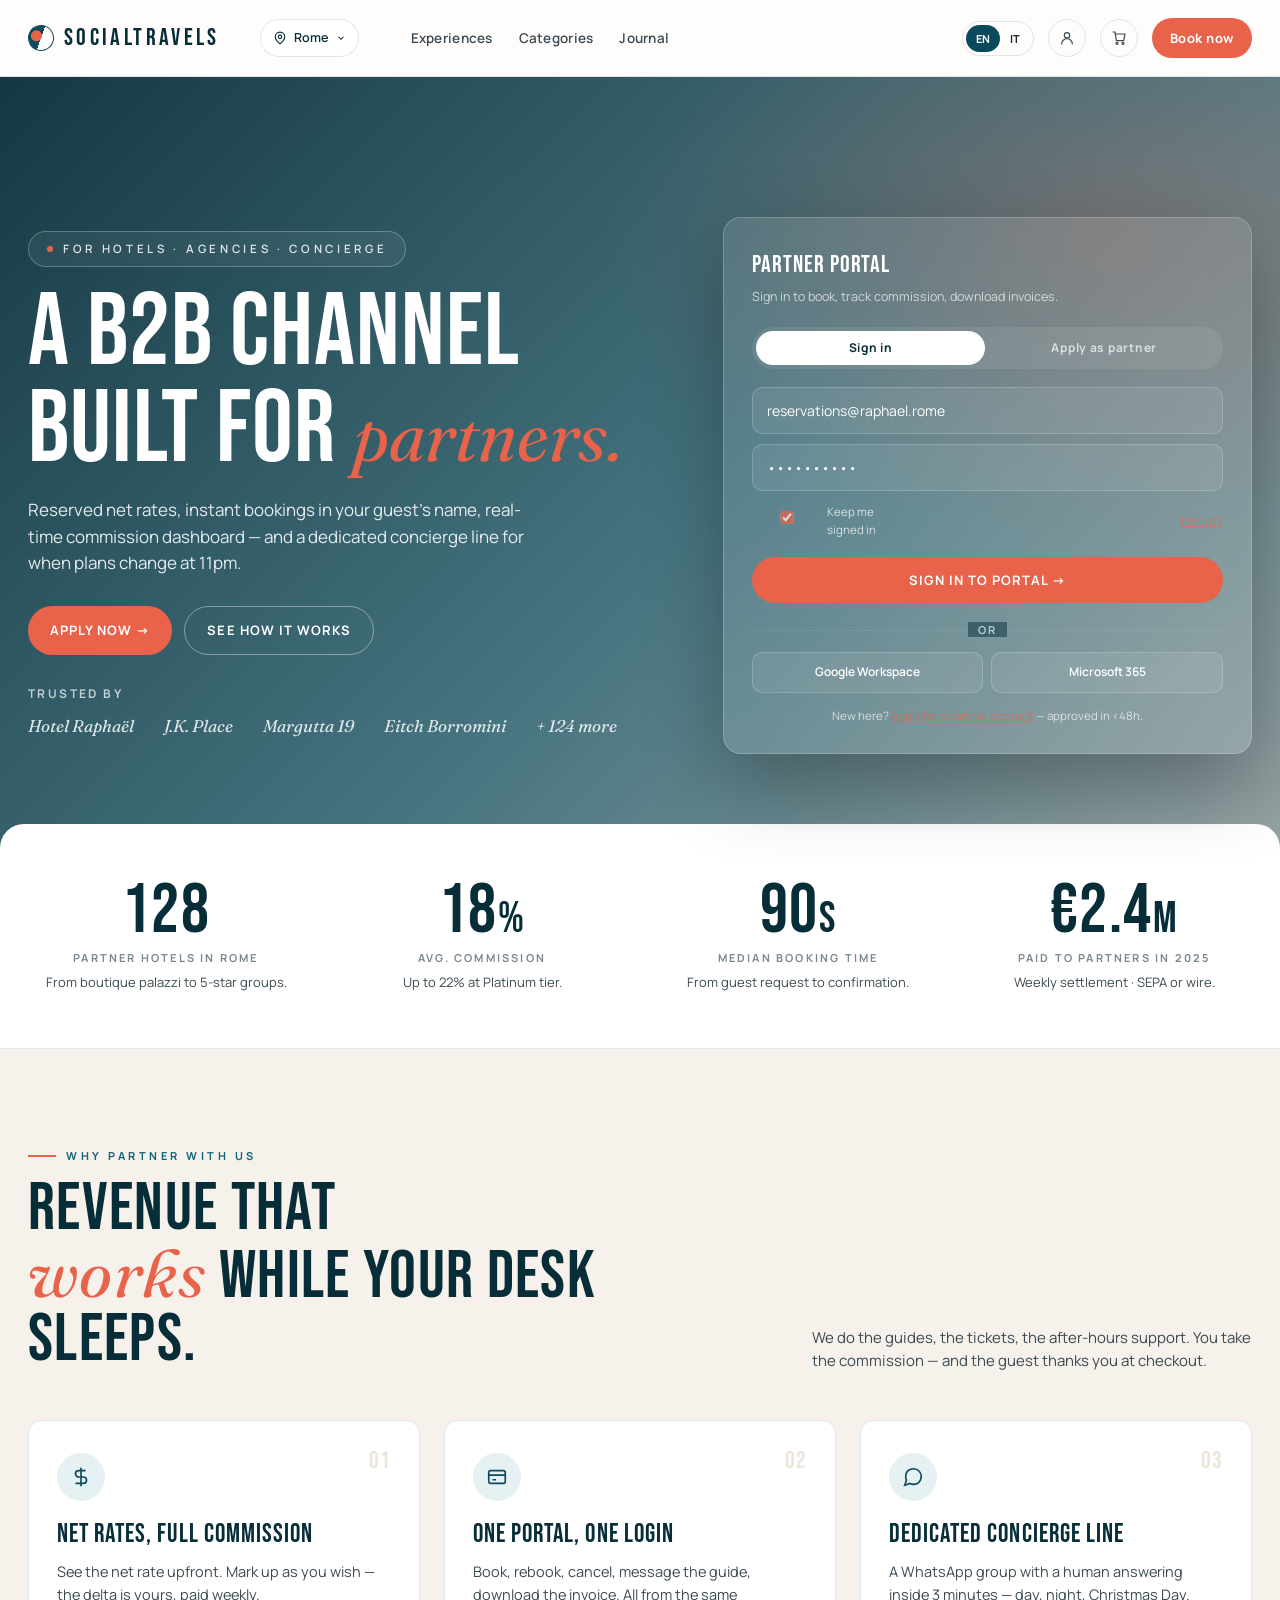
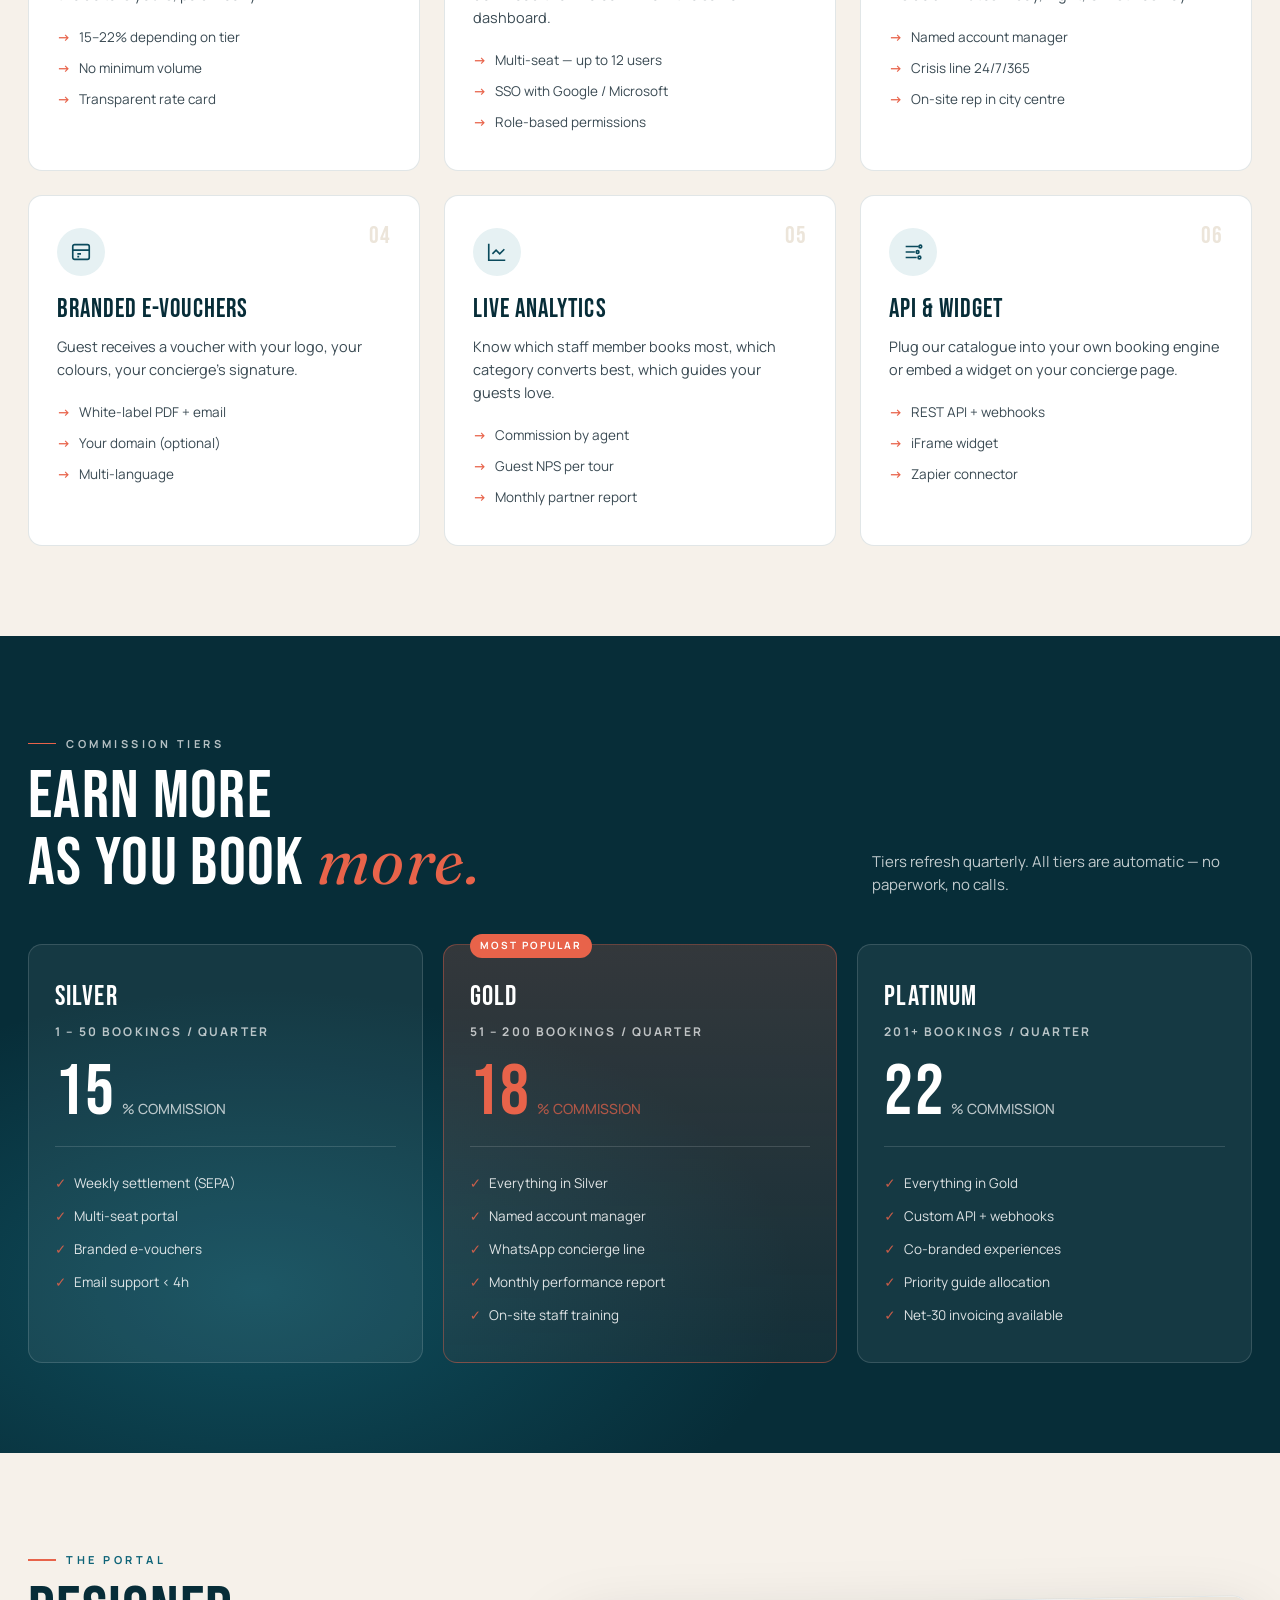
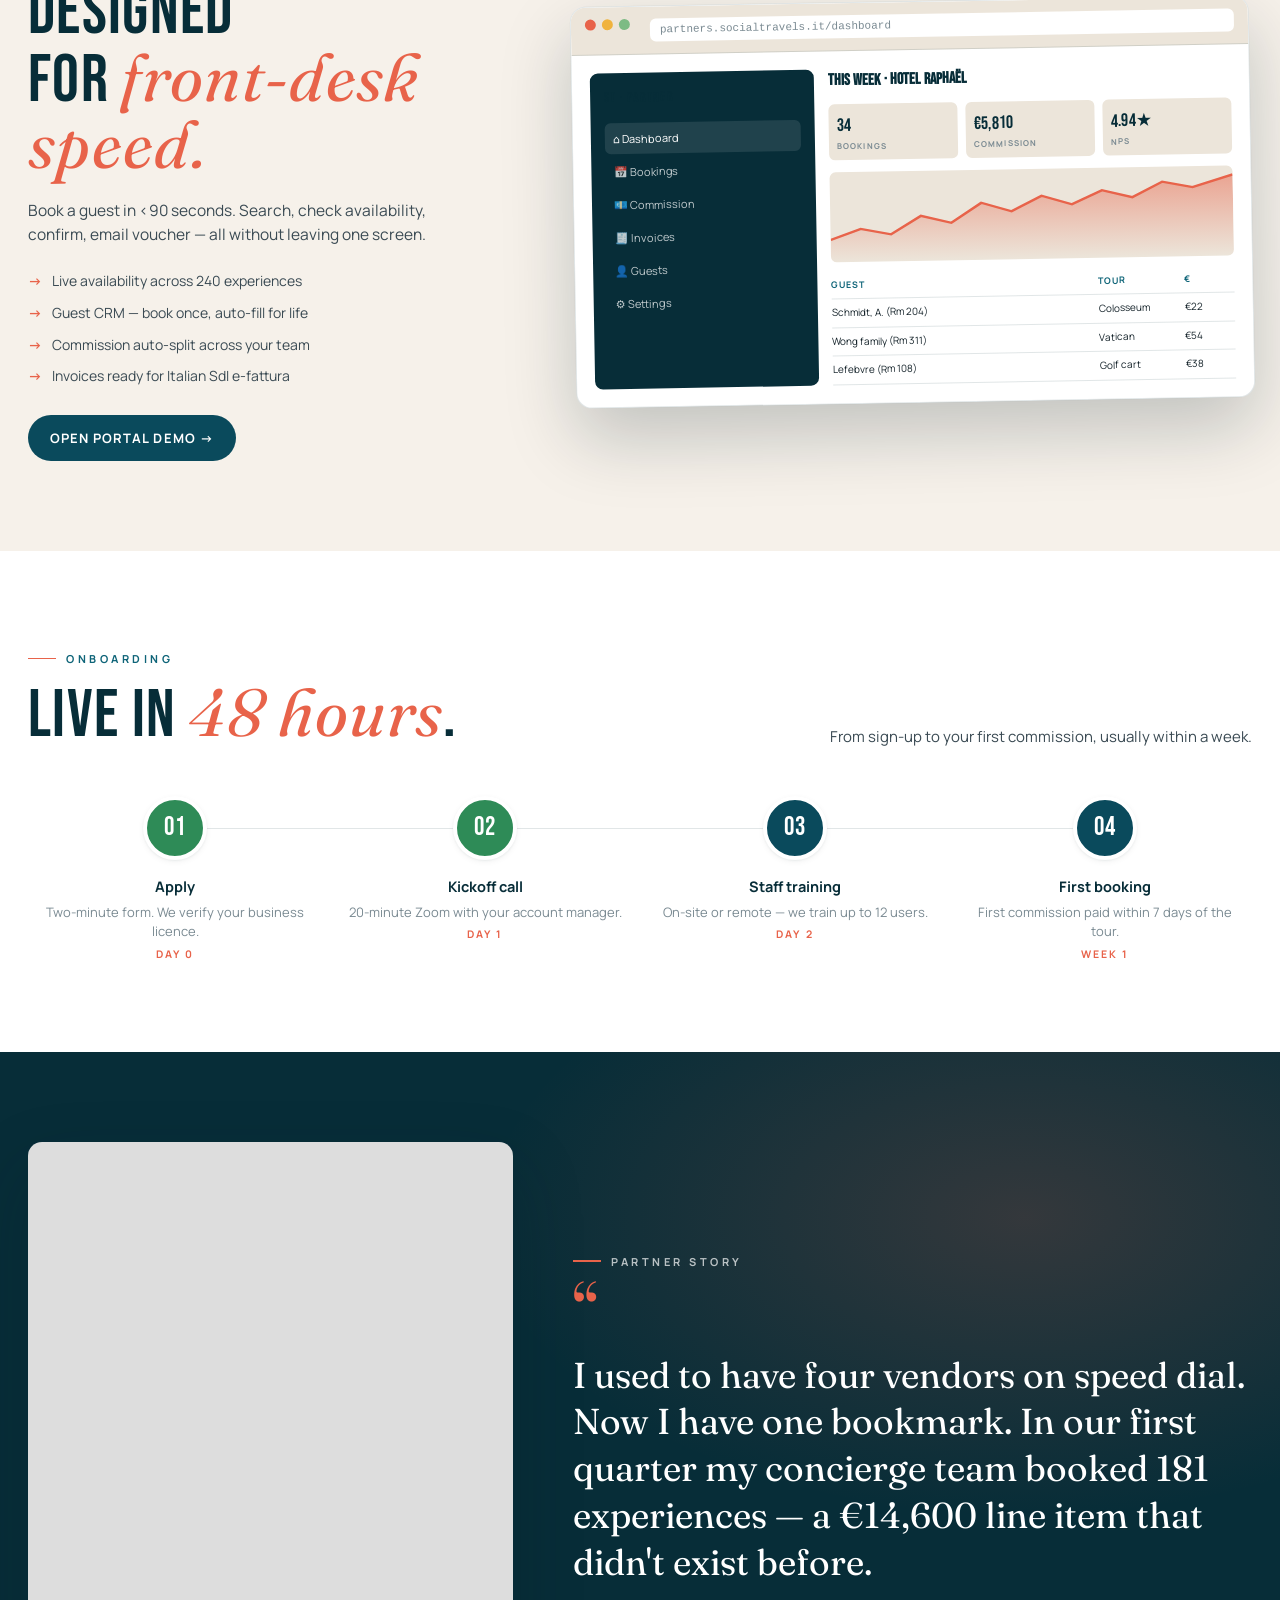
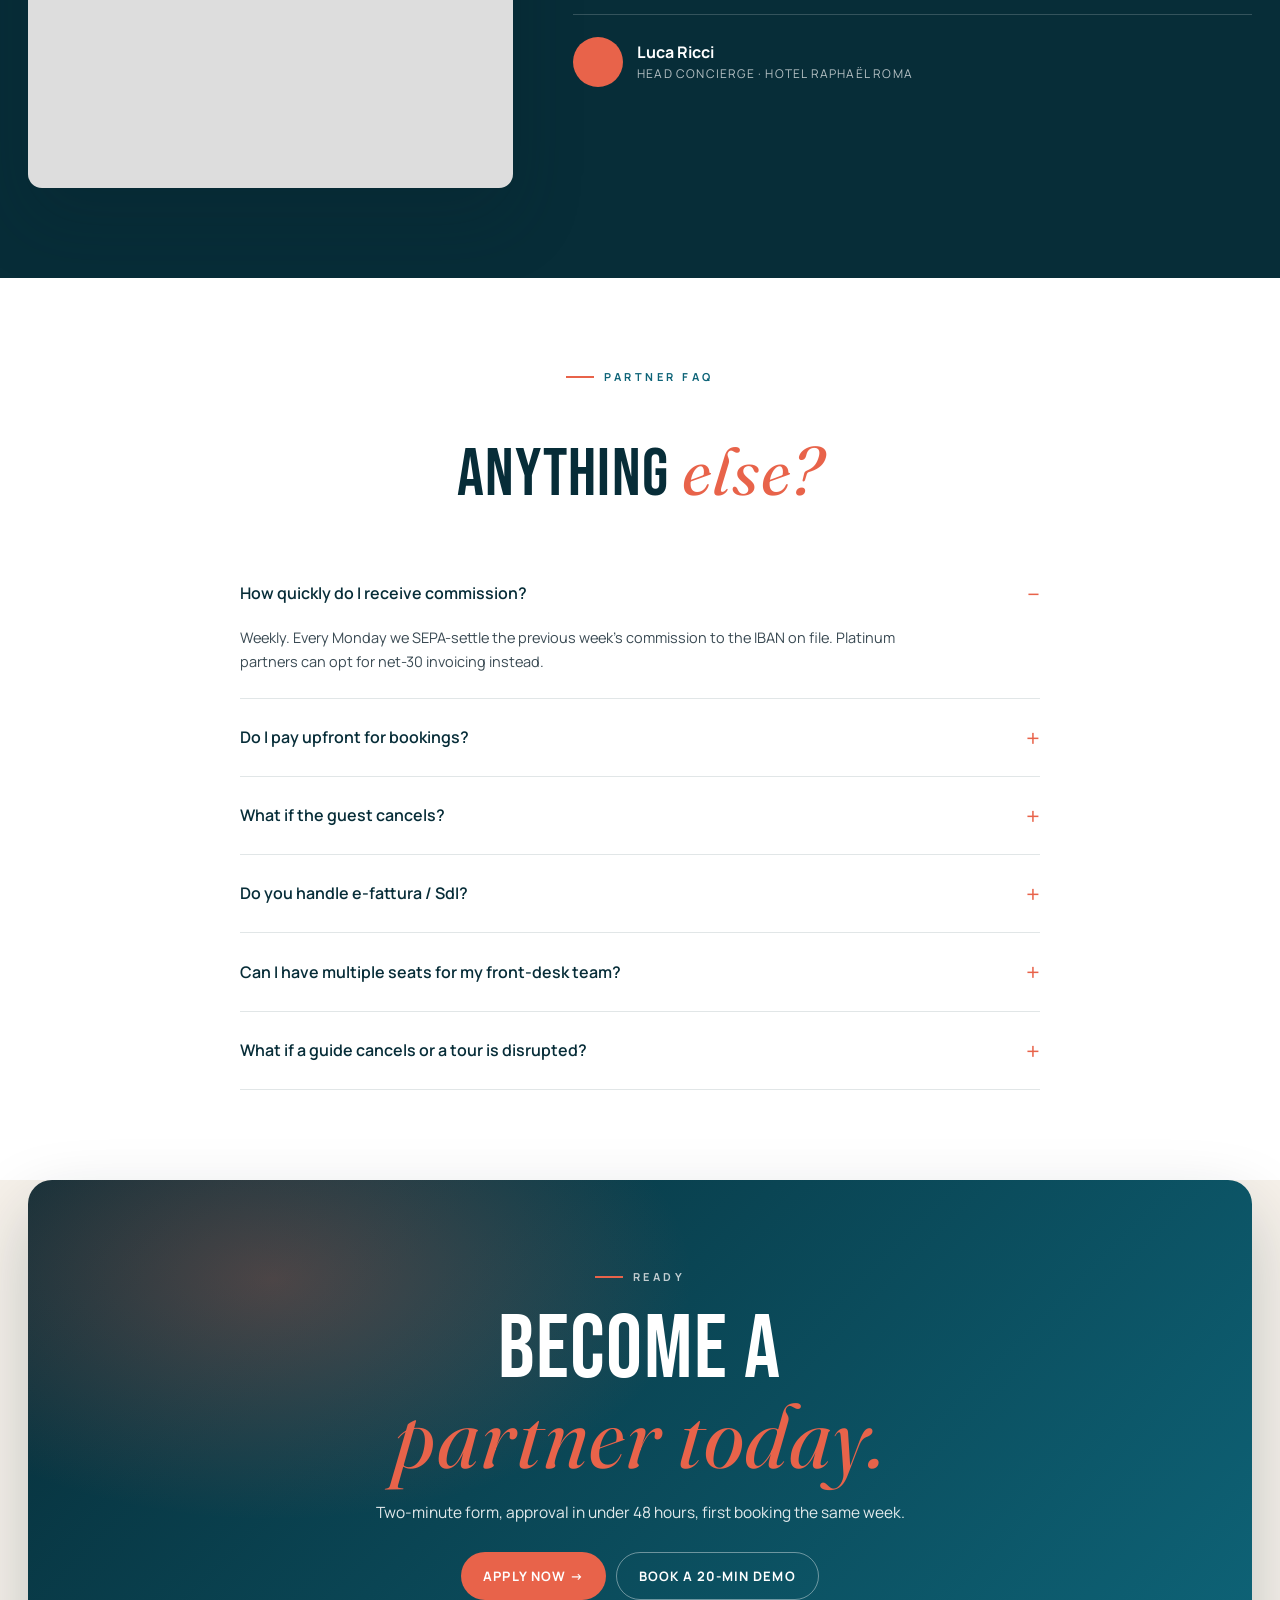
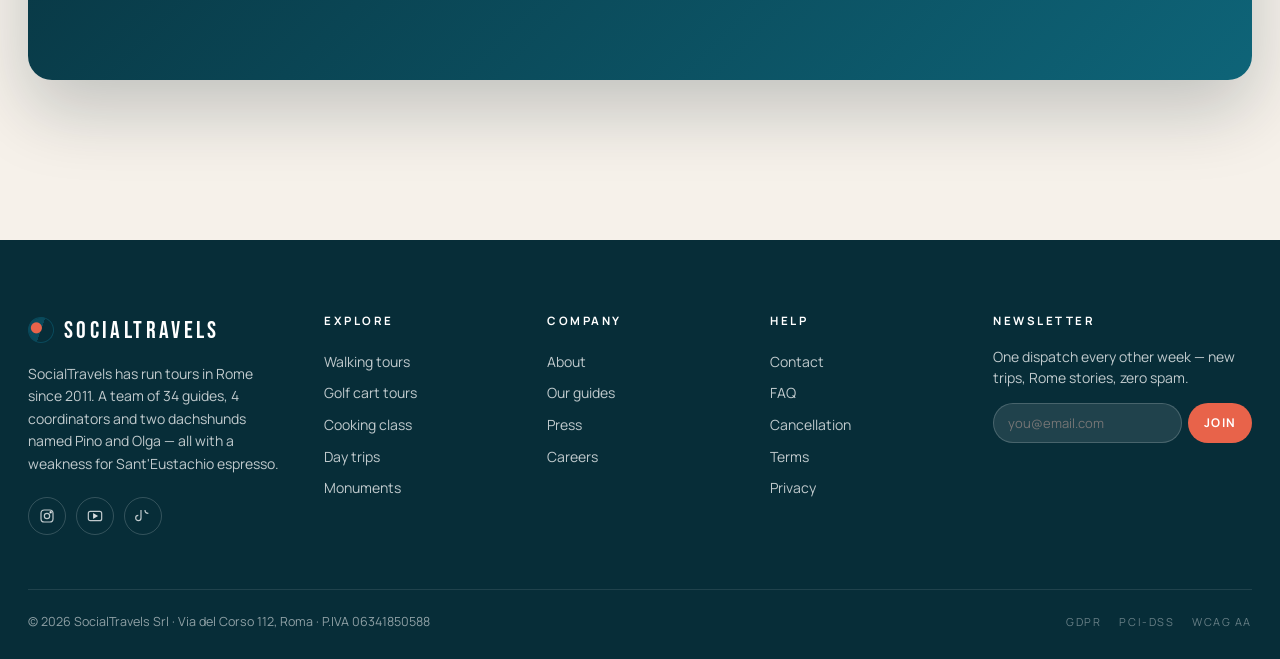
<file: Partner.html>
<!doctype html>
<html lang="en">
<head>
<meta charset="utf-8"/>
<title>For partners — SocialTravels</title>
<meta name="viewport" content="width=device-width,initial-scale=1"/>
<link href="https://fonts.googleapis.com/css2?family=Bebas+Neue&family=Manrope:wght@300;400;500;600;700;800&family=Fraunces:ital,opsz,wght@0,9..144,400;0,9..144,500;0,9..144,600;1,9..144,400&display=swap" rel="stylesheet">
<link rel="stylesheet" href="shared.css?v=4">
<style>
  /* HERO */
  .p-hero{
    position:relative;color:#fff;padding:140px 0 110px;overflow:hidden;
    background:
      linear-gradient(135deg,rgba(7,45,56,.94),rgba(10,74,92,.75) 55%,rgba(7,45,56,.4)),
      url('https://images.unsplash.com/photo-1566073771259-6a8506099945?w=2200&q=80') center/cover;
  }
  .p-hero::after{content:"";position:absolute;inset:0;background:radial-gradient(800px 500px at 85% 20%,rgba(232,99,74,.25),transparent 60%);pointer-events:none}
  .p-hero .wrap{display:grid;grid-template-columns:1.2fr 1fr;gap:60px;align-items:center;position:relative;z-index:2}
  .p-hero h1{font-family:'Bebas Neue';font-size:clamp(64px,8vw,128px);line-height:.95;letter-spacing:.01em;color:#fff;font-weight:400;margin:18px 0 18px}
  .p-hero h1 .ital{font-family:'Fraunces',serif;font-style:italic;font-size:.7em;font-weight:400;letter-spacing:0;color:var(--coral)}
  .p-hero p.lead{font-size:17px;opacity:.88;max-width:520px;margin:0 0 30px}
  .p-hero .ctas{display:flex;gap:12px;flex-wrap:wrap}

  /* login widget */
  .login-card{
    background:rgba(255,255,255,.1);backdrop-filter:blur(18px);
    border:1px solid rgba(255,255,255,.2);
    border-radius:18px;padding:28px;color:#fff;box-shadow:0 30px 80px rgba(0,0,0,.3)
  }
  .login-card h4{margin:0 0 4px;font-family:'Bebas Neue';font-weight:400;font-size:24px;letter-spacing:.04em;color:#fff}
  .login-card .sub{font-size:12.5px;opacity:.7;margin:0 0 20px}
  .login-card .tabs{display:flex;gap:4px;background:rgba(255,255,255,.08);border-radius:999px;padding:4px;margin-bottom:18px}
  .login-card .tabs button{flex:1;padding:8px;border-radius:999px;font-size:12px;letter-spacing:.06em;font-weight:700;color:rgba(255,255,255,.7);transition:all .2s}
  .login-card .tabs button.on{background:#fff;color:var(--teal-900)}
  .login-card input{
    width:100%;padding:13px 14px;background:rgba(255,255,255,.08);
    border:1px solid rgba(255,255,255,.18);border-radius:10px;
    color:#fff;font-family:inherit;font-size:14px;margin-bottom:10px;outline:none;
  }
  .login-card input::placeholder{color:rgba(255,255,255,.5)}
  .login-card input:focus{border-color:rgba(255,255,255,.5)}
  .login-card .btn-coral{width:100%;justify-content:center;margin-top:6px}
  .login-card .sso{display:grid;grid-template-columns:1fr 1fr;gap:8px;margin-top:14px}
  .login-card .sso button{padding:10px;background:rgba(255,255,255,.08);border:1px solid rgba(255,255,255,.18);border-radius:10px;color:#fff;font-size:12px;font-weight:600;transition:background .2s}
  .login-card .sso button:hover{background:rgba(255,255,255,.15)}
  .login-card .help{font-size:11.5px;text-align:center;opacity:.7;margin-top:14px}
  .login-card .help a{color:var(--coral);text-decoration:underline}

  /* METRICS STRIP */
  .metrics{background:#fff;border-bottom:1px solid var(--line);padding:56px 0;position:relative;margin-top:-40px;border-radius:24px 24px 0 0}
  .metrics-grid{display:grid;grid-template-columns:repeat(4,1fr);gap:40px;text-align:center}
  .metrics .n{font-family:'Bebas Neue';font-size:70px;color:var(--teal-900);letter-spacing:.02em;line-height:.9}
  .metrics .n .pct{color:var(--coral)}
  .metrics .lbl{font-size:11px;letter-spacing:.2em;text-transform:uppercase;font-weight:700;color:var(--mute);margin-top:6px}
  .metrics .desc{font-size:13px;color:var(--ink-2);margin-top:6px}

  /* VALUE STACK */
  .value{padding:90px 0}
  .value-grid{display:grid;grid-template-columns:repeat(3,1fr);gap:24px;margin-top:40px}
  .v-card{background:#fff;border:1px solid var(--line);border-radius:var(--radius);padding:32px 28px;position:relative;transition:transform .3s,box-shadow .3s}
  .v-card:hover{transform:translateY(-4px);box-shadow:var(--shadow-md)}
  .v-card .num{position:absolute;top:28px;right:28px;font-family:'Bebas Neue';font-size:24px;letter-spacing:.04em;color:var(--sand-2);line-height:1}
  .v-card .icn{width:48px;height:48px;border-radius:50%;background:var(--teal-50);color:var(--teal-800);display:grid;place-items:center;margin-bottom:20px}
  .v-card h4{font-family:'Bebas Neue';font-size:26px;letter-spacing:.04em;font-weight:400;color:var(--teal-900);margin:0 0 10px;line-height:1.1}
  .v-card p{margin:0;color:var(--ink-2);font-size:14.5px;line-height:1.6}
  .v-card ul{list-style:none;padding:0;margin:16px 0 0;font-size:13.5px;color:var(--ink-2)}
  .v-card li{display:flex;gap:8px;padding:5px 0}
  .v-card li::before{content:"→";color:var(--coral);font-weight:700}

  /* COMMISSION MODEL TABLE */
  .commission{background:var(--teal-900);color:#fff;padding:90px 0;position:relative;overflow:hidden}
  .commission::before{content:"";position:absolute;inset:0;background:radial-gradient(900px 500px at 20% 80%,rgba(31,138,161,.35),transparent 60%);pointer-events:none}
  .commission .wrap{position:relative}
  .commission h2{color:#fff;max-width:620px}
  .tiers{display:grid;grid-template-columns:repeat(3,1fr);gap:20px;margin-top:40px}
  .tier{background:rgba(255,255,255,.06);border:1px solid rgba(255,255,255,.14);border-radius:var(--radius);padding:30px 26px;position:relative;transition:transform .3s}
  .tier:hover{transform:translateY(-4px)}
  .tier.gold{background:linear-gradient(180deg,rgba(232,99,74,.2),rgba(232,99,74,.06));border-color:rgba(232,99,74,.4)}
  .tier.gold::before{content:"MOST POPULAR";position:absolute;top:-11px;left:26px;background:var(--coral);color:#fff;font-size:10px;letter-spacing:.2em;font-weight:700;padding:4px 10px;border-radius:999px}
  .tier h5{font-family:'Bebas Neue';font-size:28px;letter-spacing:.04em;font-weight:400;color:#fff;margin:0 0 4px}
  .tier .range{font-size:12px;letter-spacing:.18em;text-transform:uppercase;opacity:.7;font-weight:700;margin-bottom:20px}
  .tier .rate{font-family:'Bebas Neue';font-size:72px;letter-spacing:.02em;line-height:.9;color:#fff;display:flex;align-items:baseline;gap:6px}
  .tier.gold .rate{color:var(--coral)}
  .tier .rate small{font-family:'Manrope';font-size:14px;font-weight:500;opacity:.7;letter-spacing:0}
  .tier .bullets{list-style:none;padding:20px 0 0;margin:20px 0 0;border-top:1px solid rgba(255,255,255,.14)}
  .tier .bullets li{padding:6px 0;font-size:13.5px;opacity:.85;display:flex;gap:8px}
  .tier .bullets li::before{content:"✓";color:var(--coral);font-weight:700}

  /* PORTAL PREVIEW */
  .portal{padding:90px 0;background:var(--sand)}
  .portal-wrap{display:grid;grid-template-columns:1fr 1.4fr;gap:60px;align-items:center}
  .portal-img{
    background:#fff;border-radius:16px;box-shadow:var(--shadow-lg);
    border:1px solid var(--line);overflow:hidden;transform:rotate(-1deg);
    transition:transform .5s cubic-bezier(.2,.8,.2,1);
  }
  .portal-img:hover{transform:rotate(0deg) scale(1.02)}
  .portal-img .chrome{display:flex;gap:6px;padding:12px 14px;background:var(--sand-2);border-bottom:1px solid var(--line)}
  .portal-img .chrome span{width:11px;height:11px;border-radius:50%;background:#d6c9b8}
  .portal-img .chrome span:first-child{background:#e8634a}
  .portal-img .chrome span:nth-child(2){background:#f0b33d}
  .portal-img .chrome span:nth-child(3){background:#7dbb84}
  .portal-img .chrome .url{margin-left:14px;flex:1;background:#fff;border-radius:6px;padding:3px 10px;font-size:11px;color:var(--mute);font-family:'Courier New',monospace}
  .portal-fake{padding:18px;display:grid;grid-template-columns:1fr 1.8fr;gap:14px}
  .portal-nav{background:var(--teal-900);border-radius:8px;padding:14px;color:#fff}
  .portal-nav .logo{font-family:'Bebas Neue';font-size:14px;letter-spacing:.08em;margin-bottom:14px}
  .portal-nav ul{list-style:none;padding:0;margin:0;font-size:11px}
  .portal-nav li{padding:7px 8px;border-radius:6px;margin-bottom:2px;opacity:.75}
  .portal-nav li.on{background:rgba(255,255,255,.1);opacity:1}
  .portal-main h5{margin:0 0 10px;font-family:'Bebas Neue';font-size:16px;color:var(--teal-900)}
  .portal-kpis{display:grid;grid-template-columns:repeat(3,1fr);gap:8px;margin-bottom:12px}
  .portal-kpi{background:var(--sand-2);border-radius:6px;padding:8px}
  .portal-kpi .n{font-family:'Bebas Neue';font-size:18px;color:var(--teal-900);letter-spacing:.02em}
  .portal-kpi .l{font-size:8px;letter-spacing:.14em;color:var(--mute);font-weight:700}
  .portal-chart{background:var(--sand-2);height:90px;border-radius:6px;position:relative;overflow:hidden}
  .portal-chart svg{width:100%;height:100%}
  .portal-rows{margin-top:10px;font-size:10px}
  .portal-rows .r{display:grid;grid-template-columns:1fr 80px 50px;gap:6px;padding:6px 0;border-bottom:1px solid var(--line)}

  /* ONBOARDING TIMELINE */
  .onboard{padding:90px 0;background:#fff}
  .steps-row{display:grid;grid-template-columns:repeat(4,1fr);gap:16px;margin-top:40px;position:relative}
  .steps-row::before{content:"";position:absolute;top:32px;left:10%;right:10%;height:1px;background:var(--line);z-index:0}
  .step{position:relative;text-align:center;padding:0 8px}
  .step .d{width:64px;height:64px;border-radius:50%;background:var(--teal-800);color:#fff;margin:0 auto 16px;display:grid;place-items:center;font-family:'Bebas Neue';font-size:26px;letter-spacing:.02em;position:relative;z-index:1;border:4px solid #fff;box-shadow:var(--shadow-sm)}
  .step.done .d{background:var(--ok)}
  .step h6{margin:0 0 4px;font-weight:700;color:var(--teal-900);font-size:14.5px}
  .step p{margin:0;color:var(--mute);font-size:13px;line-height:1.5}
  .step .when{font-size:10.5px;letter-spacing:.2em;text-transform:uppercase;color:var(--coral);font-weight:700;margin-top:4px}

  /* TESTIMONIAL */
  .pt-t{
    padding:90px 0;background:var(--teal-900);color:#fff;position:relative;overflow:hidden;
  }
  .pt-t::before{content:"";position:absolute;inset:0;background:radial-gradient(900px 500px at 80% 20%,rgba(232,99,74,.2),transparent 60%);pointer-events:none}
  .pt-t-grid{display:grid;grid-template-columns:1fr 1.4fr;gap:60px;align-items:center;position:relative;z-index:2}
  .pt-t-photo{aspect-ratio:3/4;background:#ddd center/cover;background-image:url('https://images.unsplash.com/photo-1519085360753-af0119f7cbe7?w=800&q=80');border-radius:var(--radius);box-shadow:var(--shadow-lg)}
  .pt-t .quote{font-family:'Fraunces',serif;font-size:clamp(24px,3vw,36px);line-height:1.3;margin:0 0 28px}
  .pt-t .quote::before{content:"\201C";font-size:80px;color:var(--coral);display:block;line-height:.6;margin-bottom:14px;font-family:'Fraunces',serif}
  .pt-t .signer{display:flex;gap:14px;align-items:center;padding-top:22px;border-top:1px solid rgba(255,255,255,.18)}
  .pt-t .signer .nm{font-weight:700}
  .pt-t .signer .rl{font-size:12px;opacity:.7;letter-spacing:.1em;text-transform:uppercase}

  /* FAQ */
  .faq{padding:90px 0;background:#fff}
  .faq-list{max-width:800px;margin:40px auto 0}
  .faq-item{border-bottom:1px solid var(--line);padding:20px 0;cursor:pointer}
  .faq-item summary{list-style:none;display:flex;justify-content:space-between;align-items:center;font-weight:600;font-size:16px;color:var(--teal-900)}
  .faq-item summary::-webkit-details-marker{display:none}
  .faq-item summary::after{content:"+";font-size:24px;color:var(--coral);font-weight:400;transition:transform .3s}
  .faq-item[open] summary::after{content:"−"}
  .faq-item p{margin:14px 0 4px;color:var(--ink-2);font-size:14.5px;line-height:1.65;max-width:700px}

  /* FINAL CTA */
  .final{padding:0 28px 80px}
  .final-box{
    background:linear-gradient(135deg,var(--teal-900),var(--teal-700));
    color:#fff;border-radius:24px;padding:80px 60px;text-align:center;position:relative;overflow:hidden;
    box-shadow:var(--shadow-lg);
  }
  .final-box::before{content:"";position:absolute;inset:0;background:radial-gradient(700px 400px at 20% 20%,rgba(232,99,74,.3),transparent 60%);pointer-events:none}
  .final-box h2{color:#fff;position:relative;font-size:clamp(54px,7vw,96px)}
  .final-box p{opacity:.88;max-width:540px;margin:16px auto 28px;position:relative;font-size:15.5px}
  .final-box .ctas{position:relative;display:flex;justify-content:center;gap:10px;flex-wrap:wrap}

  @media(max-width:960px){
    .p-hero .wrap{grid-template-columns:1fr}
    .metrics-grid{grid-template-columns:1fr 1fr}
    .value-grid,.tiers{grid-template-columns:1fr}
    .portal-wrap,.pt-t-grid{grid-template-columns:1fr}
    .steps-row{grid-template-columns:1fr 1fr}
    .steps-row::before{display:none}
  }
</style>
</head>
<body>

<header class="p-hero">
  <div class="wrap">
    <div>
      <span class="eyebrow" style="display:inline-flex;align-items:center;gap:10px;font-size:11.5px;letter-spacing:.32em;text-transform:uppercase;color:rgba(255,255,255,.85);font-weight:600;padding:8px 18px;border:1px solid rgba(255,255,255,.25);border-radius:999px;background:rgba(255,255,255,.06)">
        <span style="width:6px;height:6px;border-radius:50%;background:var(--coral)"></span>
        For hotels · agencies · concierge
      </span>
      <h1>A B2B channel<br>built for <span class="ital">partners.</span></h1>
      <p class="lead">Reserved net rates, instant bookings in your guest's name, real-time commission dashboard — and a dedicated concierge line for when plans change at 11pm.</p>
      <div class="ctas">
        <a href="#signup" class="btn btn-coral">Apply now →</a>
        <a href="#how" class="btn btn-ghost-w">See how it works</a>
      </div>
      <div style="margin-top:30px;font-size:12px;letter-spacing:.2em;text-transform:uppercase;opacity:.7;font-weight:700">TRUSTED BY</div>
      <div style="display:flex;gap:30px;flex-wrap:wrap;margin-top:10px;font-family:'Fraunces',serif;font-style:italic;font-size:17px;opacity:.85">
        <span>Hotel Raphaël</span>
        <span>J.K. Place</span>
        <span>Margutta 19</span>
        <span>Eitch Borromini</span>
        <span>+ 124 more</span>
      </div>
    </div>

    <aside class="login-card" id="signup">
      <h4>PARTNER PORTAL</h4>
      <p class="sub">Sign in to book, track commission, download invoices.</p>
      <div class="tabs">
        <button class="on">Sign in</button>
        <button>Apply as partner</button>
      </div>
      <input type="email" placeholder="Work email" value="reservations@raphael.rome"/>
      <input type="password" placeholder="Password" value="••••••••••"/>
      <div style="display:flex;justify-content:space-between;align-items:center;font-size:11.5px;opacity:.75;margin:2px 0 12px">
        <label style="display:flex;gap:6px;align-items:center"><input type="checkbox" checked style="accent-color:var(--coral)"/>Keep me signed in</label>
        <a href="#" style="color:var(--coral);text-decoration:underline">Forgot?</a>
      </div>
      <button class="btn btn-coral">Sign in to portal →</button>
      <div style="position:relative;margin:18px 0 14px;text-align:center;font-size:11px;opacity:.5;letter-spacing:.18em;font-weight:700">
        <span style="background:var(--teal-900);padding:0 10px;position:relative;z-index:2">OR</span>
        <div style="position:absolute;top:50%;left:0;right:0;height:1px;background:rgba(255,255,255,.15);z-index:1"></div>
      </div>
      <div class="sso">
        <button>Google Workspace</button>
        <button>Microsoft 365</button>
      </div>
      <div class="help">
        New here? <a href="#signup">Apply for a partner account</a> — approved in &lt;48h.
      </div>
    </aside>
  </div>
</header>

<!-- METRICS -->
<section class="metrics">
  <div class="wrap metrics-grid">
    <div>
      <div class="n">128</div>
      <div class="lbl">Partner hotels in Rome</div>
      <div class="desc">From boutique palazzi to 5-star groups.</div>
    </div>
    <div>
      <div class="n">18<span style="font-size:44px">%</span></div>
      <div class="lbl">Avg. commission</div>
      <div class="desc">Up to 22% at Platinum tier.</div>
    </div>
    <div>
      <div class="n">90<span style="font-size:44px">s</span></div>
      <div class="lbl">Median booking time</div>
      <div class="desc">From guest request to confirmation.</div>
    </div>
    <div>
      <div class="n">€2.4<span style="font-size:44px">M</span></div>
      <div class="lbl">Paid to partners in 2025</div>
      <div class="desc">Weekly settlement · SEPA or wire.</div>
    </div>
  </div>
</section>

<!-- VALUE -->
<section class="value" id="how">
  <div class="wrap">
    <div class="section-head">
      <div>
        <div class="kicker">Why partner with us</div>
        <h2 class="display">Revenue that<br><span class="ital">works</span> while your desk sleeps.</h2>
      </div>
      <p>We do the guides, the tickets, the after-hours support. You take the commission — and the guest thanks you at checkout.</p>
    </div>

    <div class="value-grid">
      <div class="v-card">
        <div class="num">01</div>
        <div class="icn"><svg width="22" height="22" viewBox="0 0 24 24" fill="none" stroke="currentColor" stroke-width="1.8"><path d="M12 2v20M17 5H9.5a3.5 3.5 0 0 0 0 7h5a3.5 3.5 0 0 1 0 7H6"/></svg></div>
        <h4>Net rates, full commission</h4>
        <p>See the net rate upfront. Mark up as you wish — the delta is yours, paid weekly.</p>
        <ul>
          <li>15–22% depending on tier</li>
          <li>No minimum volume</li>
          <li>Transparent rate card</li>
        </ul>
      </div>
      <div class="v-card">
        <div class="num">02</div>
        <div class="icn"><svg width="22" height="22" viewBox="0 0 24 24" fill="none" stroke="currentColor" stroke-width="1.8"><rect x="3" y="5" width="18" height="14" rx="2"/><path d="M3 10h18M7 15h4"/></svg></div>
        <h4>One portal, one login</h4>
        <p>Book, rebook, cancel, message the guide, download the invoice. All from the same dashboard.</p>
        <ul>
          <li>Multi-seat — up to 12 users</li>
          <li>SSO with Google / Microsoft</li>
          <li>Role-based permissions</li>
        </ul>
      </div>
      <div class="v-card">
        <div class="num">03</div>
        <div class="icn"><svg width="22" height="22" viewBox="0 0 24 24" fill="none" stroke="currentColor" stroke-width="1.8"><path d="M21 11.5a8.38 8.38 0 0 1-.9 3.8 8.5 8.5 0 0 1-7.6 4.7 8.38 8.38 0 0 1-3.8-.9L3 21l1.9-5.7a8.38 8.38 0 0 1-.9-3.8 8.5 8.5 0 0 1 4.7-7.6 8.38 8.38 0 0 1 3.8-.9h.5a8.48 8.48 0 0 1 8 8v.5z"/></svg></div>
        <h4>Dedicated concierge line</h4>
        <p>A WhatsApp group with a human answering inside 3 minutes — day, night, Christmas Day.</p>
        <ul>
          <li>Named account manager</li>
          <li>Crisis line 24/7/365</li>
          <li>On-site rep in city centre</li>
        </ul>
      </div>
      <div class="v-card">
        <div class="num">04</div>
        <div class="icn"><svg width="22" height="22" viewBox="0 0 24 24" fill="none" stroke="currentColor" stroke-width="1.8"><rect x="3" y="4" width="18" height="16" rx="2"/><path d="M3 10h18M8 14h4M8 17h2"/></svg></div>
        <h4>Branded e-vouchers</h4>
        <p>Guest receives a voucher with your logo, your colours, your concierge's signature.</p>
        <ul>
          <li>White-label PDF + email</li>
          <li>Your domain (optional)</li>
          <li>Multi-language</li>
        </ul>
      </div>
      <div class="v-card">
        <div class="num">05</div>
        <div class="icn"><svg width="22" height="22" viewBox="0 0 24 24" fill="none" stroke="currentColor" stroke-width="1.8"><path d="M3 3v18h18"/><path d="M7 14l4-4 4 4 5-5"/></svg></div>
        <h4>Live analytics</h4>
        <p>Know which staff member books most, which category converts best, which guides your guests love.</p>
        <ul>
          <li>Commission by agent</li>
          <li>Guest NPS per tour</li>
          <li>Monthly partner report</li>
        </ul>
      </div>
      <div class="v-card">
        <div class="num">06</div>
        <div class="icn"><svg width="22" height="22" viewBox="0 0 24 24" fill="none" stroke="currentColor" stroke-width="1.8"><path d="M4 6h14M4 12h10M4 18h12"/><circle cx="20" cy="6" r="1.5"/><circle cx="17" cy="12" r="1.5"/><circle cx="19" cy="18" r="1.5"/></svg></div>
        <h4>API & widget</h4>
        <p>Plug our catalogue into your own booking engine or embed a widget on your concierge page.</p>
        <ul>
          <li>REST API + webhooks</li>
          <li>iFrame widget</li>
          <li>Zapier connector</li>
        </ul>
      </div>
    </div>
  </div>
</section>

<!-- COMMISSION -->
<section class="commission">
  <div class="wrap">
    <div class="section-head">
      <div>
        <div class="kicker" style="color:rgba(255,255,255,.7)">Commission tiers</div>
        <h2 class="display" style="color:#fff">Earn more<br>as you book <span class="ital">more.</span></h2>
      </div>
      <p style="color:rgba(255,255,255,.75);max-width:380px">Tiers refresh quarterly. All tiers are automatic — no paperwork, no calls.</p>
    </div>

    <div class="tiers">
      <div class="tier">
        <h5>SILVER</h5>
        <div class="range">1 – 50 bookings / quarter</div>
        <div class="rate">15<small>% COMMISSION</small></div>
        <ul class="bullets">
          <li>Weekly settlement (SEPA)</li>
          <li>Multi-seat portal</li>
          <li>Branded e-vouchers</li>
          <li>Email support &lt; 4h</li>
        </ul>
      </div>
      <div class="tier gold">
        <h5>GOLD</h5>
        <div class="range">51 – 200 bookings / quarter</div>
        <div class="rate">18<small>% COMMISSION</small></div>
        <ul class="bullets">
          <li>Everything in Silver</li>
          <li>Named account manager</li>
          <li>WhatsApp concierge line</li>
          <li>Monthly performance report</li>
          <li>On-site staff training</li>
        </ul>
      </div>
      <div class="tier">
        <h5>PLATINUM</h5>
        <div class="range">201+ bookings / quarter</div>
        <div class="rate">22<small>% COMMISSION</small></div>
        <ul class="bullets">
          <li>Everything in Gold</li>
          <li>Custom API + webhooks</li>
          <li>Co-branded experiences</li>
          <li>Priority guide allocation</li>
          <li>Net-30 invoicing available</li>
        </ul>
      </div>
    </div>
  </div>
</section>

<!-- PORTAL PREVIEW -->
<section class="portal">
  <div class="wrap portal-wrap">
    <div>
      <div class="kicker">The Portal</div>
      <h2 class="display">Designed<br>for <span class="ital">front-desk speed.</span></h2>
      <p style="color:var(--ink-2);font-size:15.5px;max-width:440px;margin:18px 0 24px">Book a guest in &lt;90 seconds. Search, check availability, confirm, email voucher — all without leaving one screen.</p>
      <ul style="list-style:none;padding:0;margin:0 0 28px;display:flex;flex-direction:column;gap:10px;color:var(--ink-2);font-size:14px">
        <li style="display:flex;gap:10px"><span style="color:var(--coral);font-weight:700">→</span> Live availability across 240 experiences</li>
        <li style="display:flex;gap:10px"><span style="color:var(--coral);font-weight:700">→</span> Guest CRM — book once, auto-fill for life</li>
        <li style="display:flex;gap:10px"><span style="color:var(--coral);font-weight:700">→</span> Commission auto-split across your team</li>
        <li style="display:flex;gap:10px"><span style="color:var(--coral);font-weight:700">→</span> Invoices ready for Italian SdI e-fattura</li>
      </ul>
      <a href="Admin.html" class="btn btn-teal">Open portal demo →</a>
    </div>

    <div class="portal-img">
      <div class="chrome"><span></span><span></span><span></span><div class="url">partners.socialtravels.it/dashboard</div></div>
      <div class="portal-fake">
        <div class="portal-nav">
          <div class="logo">ST · PARTNER</div>
          <ul>
            <li class="on">⌂ Dashboard</li>
            <li>📅 Bookings</li>
            <li>💶 Commission</li>
            <li>🧾 Invoices</li>
            <li>👤 Guests</li>
            <li>⚙ Settings</li>
          </ul>
        </div>
        <div class="portal-main">
          <h5>This Week · Hotel Raphaël</h5>
          <div class="portal-kpis">
            <div class="portal-kpi"><div class="n">34</div><div class="l">BOOKINGS</div></div>
            <div class="portal-kpi"><div class="n">€5,810</div><div class="l">COMMISSION</div></div>
            <div class="portal-kpi"><div class="n">4.94★</div><div class="l">NPS</div></div>
          </div>
          <div class="portal-chart">
            <svg viewBox="0 0 200 60" preserveAspectRatio="none">
              <defs><linearGradient id="pg" x1="0" x2="0" y1="0" y2="1"><stop offset="0" stop-color="#e8634a" stop-opacity=".5"/><stop offset="1" stop-color="#e8634a" stop-opacity="0"/></linearGradient></defs>
              <path d="M0,45 L15,38 L30,42 L45,30 L60,35 L75,22 L90,28 L105,18 L120,24 L135,15 L150,20 L165,10 L180,14 L200,6 L200,60 L0,60 Z" fill="url(#pg)"/>
              <path d="M0,45 L15,38 L30,42 L45,30 L60,35 L75,22 L90,28 L105,18 L120,24 L135,15 L150,20 L165,10 L180,14 L200,6" stroke="#e8634a" stroke-width="1.5" fill="none"/>
            </svg>
          </div>
          <div class="portal-rows">
            <div class="r" style="font-weight:700;color:var(--teal-700);text-transform:uppercase;letter-spacing:.1em;font-size:9px"><span>Guest</span><span>Tour</span><span>€</span></div>
            <div class="r"><span>Schmidt, A. (Rm 204)</span><span>Colosseum</span><span>€22</span></div>
            <div class="r"><span>Wong family (Rm 311)</span><span>Vatican</span><span>€54</span></div>
            <div class="r"><span>Lefebvre (Rm 108)</span><span>Golf cart</span><span>€38</span></div>
          </div>
        </div>
      </div>
    </div>
  </div>
</section>

<!-- ONBOARDING -->
<section class="onboard">
  <div class="wrap">
    <div class="section-head">
      <div>
        <div class="kicker">Onboarding</div>
        <h2 class="display">Live in <span class="ital">48 hours</span>.</h2>
      </div>
      <p>From sign-up to your first commission, usually within a week.</p>
    </div>

    <div class="steps-row">
      <div class="step done">
        <div class="d">01</div>
        <h6>Apply</h6>
        <p>Two-minute form. We verify your business licence.</p>
        <div class="when">DAY 0</div>
      </div>
      <div class="step done">
        <div class="d">02</div>
        <h6>Kickoff call</h6>
        <p>20-minute Zoom with your account manager.</p>
        <div class="when">DAY 1</div>
      </div>
      <div class="step">
        <div class="d">03</div>
        <h6>Staff training</h6>
        <p>On-site or remote — we train up to 12 users.</p>
        <div class="when">DAY 2</div>
      </div>
      <div class="step">
        <div class="d">04</div>
        <h6>First booking</h6>
        <p>First commission paid within 7 days of the tour.</p>
        <div class="when">WEEK 1</div>
      </div>
    </div>
  </div>
</section>

<!-- TESTIMONIAL -->
<section class="pt-t">
  <div class="wrap pt-t-grid">
    <div class="pt-t-photo"></div>
    <div>
      <div class="kicker" style="color:rgba(255,255,255,.7);margin-bottom:20px">Partner story</div>
      <p class="quote">I used to have four vendors on speed dial. Now I have one bookmark. In our first quarter my concierge team booked 181 experiences — a €14,600 line item that didn't exist before.</p>
      <div class="signer">
        <div style="width:50px;height:50px;border-radius:50%;background:var(--coral) center/cover;background-image:url('https://images.unsplash.com/photo-1472099645785-5658abf4ff4e?w=200&q=80')"></div>
        <div>
          <div class="nm">Luca Ricci</div>
          <div class="rl">HEAD CONCIERGE · HOTEL RAPHAËL ROMA</div>
        </div>
      </div>
    </div>
  </div>
</section>

<!-- FAQ -->
<section class="faq">
  <div class="wrap">
    <div class="section-head" style="text-align:center;flex-direction:column;align-items:center">
      <div class="kicker" style="justify-content:center">Partner FAQ</div>
      <h2 class="display" style="text-align:center">Anything <span class="ital">else?</span></h2>
    </div>
    <div class="faq-list">
      <details class="faq-item" open>
        <summary>How quickly do I receive commission?</summary>
        <p>Weekly. Every Monday we SEPA-settle the previous week's commission to the IBAN on file. Platinum partners can opt for net-30 invoicing instead.</p>
      </details>
      <details class="faq-item">
        <summary>Do I pay upfront for bookings?</summary>
        <p>Never. The guest pays us directly (or we charge your house account if you prefer to handle the credit card). Your commission is deducted from the gross and remitted weekly.</p>
      </details>
      <details class="faq-item">
        <summary>What if the guest cancels?</summary>
        <p>Commission follows the same policy as the booking. If it's inside the free-cancellation window, no commission; outside, full commission is earned and paid.</p>
      </details>
      <details class="faq-item">
        <summary>Do you handle e-fattura / SdI?</summary>
        <p>Yes. All invoices are issued in Italian SdI format with your SDI code / PEC pre-populated. Download at month's end or integrate via API.</p>
      </details>
      <details class="faq-item">
        <summary>Can I have multiple seats for my front-desk team?</summary>
        <p>Up to 12 named seats at no extra cost. Each seat has its own login and the portal tracks bookings per agent for commission splits.</p>
      </details>
      <details class="faq-item">
        <summary>What if a guide cancels or a tour is disrupted?</summary>
        <p>We rebook within 2 hours or refund in full, plus a €20/guest goodwill credit. Our concierge line is WhatsApp with guaranteed 3-minute response.</p>
      </details>
    </div>
  </div>
</section>

<!-- FINAL CTA -->
<section class="final">
  <div class="final-box">
    <div class="kicker" style="color:rgba(255,255,255,.75);justify-content:center;display:inline-flex">Ready</div>
    <h2 class="display" style="margin-top:8px">Become a<br><span class="ital">partner today.</span></h2>
    <p>Two-minute form, approval in under 48 hours, first booking the same week.</p>
    <div class="ctas">
      <a href="#signup" class="btn btn-coral">Apply now →</a>
      <a href="#" class="btn btn-ghost-w">Book a 20-min demo</a>
    </div>
  </div>
</section>

<script src="i18n.js?v=2"></script>
<script src="components.js?v=4"></script>
<script>
  window.ST_TWEAKS = /*EDITMODE-BEGIN*/{"teal":"#0a4a5c","coral":"#e8634a","hero_layout":"A"}/*EDITMODE-END*/;
  STComponents.mountNav('partner', false);
  STComponents.mountFooter();
  STComponents.mountTweaks({});

  document.querySelectorAll('.login-card .tabs button').forEach(b=>b.addEventListener('click',()=>{
    document.querySelectorAll('.login-card .tabs button').forEach(x=>x.classList.remove('on'));
    b.classList.add('on');
  }));
</script>
</body>
</html>
</file>
<file: shared.css>
/* SocialTravels shared styles */
:root{
  --teal-900:#072d38;
  --teal-800:#0a4a5c;
  --teal-700:#0e6478;
  --teal-600:#13809a;
  --teal-500:#1f8aa1;
  --teal-100:#cfe3e8;
  --teal-50:#e6f1f3;
  --coral:#e8634a;
  --coral-dark:#c74a32;
  --coral-50:#fbe9e4;
  --sand:#f6f1ea;
  --sand-2:#ece5da;
  --ink:#15232a;
  --ink-2:#3a4a53;
  --mute:#7a8a92;
  --line:rgba(12,50,62,.12);
  --ok:#2e8b57;
  --warn:#d18e2c;
  --radius:14px;
  --shadow-sm:0 1px 2px rgba(10,30,40,.06), 0 2px 6px rgba(10,30,40,.05);
  --shadow-md:0 10px 30px rgba(10,30,40,.12);
  --shadow-lg:0 30px 70px rgba(10,30,40,.22);
}
*{box-sizing:border-box}
html,body{margin:0;padding:0}
body{
  font-family:'Manrope',system-ui,sans-serif;
  color:var(--ink);background:var(--sand);
  font-size:16px;line-height:1.55;
  -webkit-font-smoothing:antialiased;
}
img{display:block;max-width:100%}
a{color:inherit;text-decoration:none}
button{font:inherit;cursor:pointer;border:none;background:none;color:inherit}
.wrap{max-width:1280px;margin:0 auto;padding:0 28px}

/* ---------- TOP NAV (shared) ---------- */
.st-nav{
  position:sticky;top:0;z-index:50;
  background:rgba(255,255,255,.85);
  backdrop-filter:blur(18px) saturate(1.2);
  -webkit-backdrop-filter:blur(18px) saturate(1.2);
  border-bottom:1px solid var(--line);
}
.st-nav.on-hero{
  position:absolute;left:0;right:0;background:transparent;border:none;
}
.st-nav .wrap{display:flex;align-items:center;gap:32px;padding-top:18px;padding-bottom:18px}
.logo{
  font-family:'Bebas Neue',sans-serif;
  font-size:24px;letter-spacing:.14em;color:var(--teal-900);
  display:flex;align-items:center;gap:10px;font-weight:400;
}
.st-nav.on-hero .logo{color:#fff}
.logo-mark{
  width:26px;height:26px;border-radius:50%;
  background:
    radial-gradient(circle at 35% 35%, var(--coral) 0 5px, transparent 6px),
    conic-gradient(from 220deg,var(--teal-800) 0 50%, transparent 50% 100%);
  border:1.5px solid var(--teal-800);
  transform:rotate(-20deg);
}
.st-nav.on-hero .logo-mark{border-color:#fff;background:
  radial-gradient(circle at 35% 35%, var(--coral) 0 5px, transparent 6px),
  conic-gradient(from 220deg,#fff 0 50%, transparent 50% 100%);}
.nav-links{display:flex;gap:26px;margin-left:20px;font-size:13.5px;letter-spacing:.02em;color:var(--ink-2);font-weight:600}
.st-nav.on-hero .nav-links{color:rgba(255,255,255,.9)}
.nav-links a{position:relative;padding:4px 0;transition:color .2s}
.nav-links a:hover{color:var(--coral)}
.st-nav.on-hero .nav-links a:hover{color:#fff}
.nav-links a.active{color:var(--coral)}
.nav-right{margin-left:auto;display:flex;align-items:center;gap:14px}
.nav-iconbtn{
  width:38px;height:38px;border-radius:50%;border:1px solid var(--line);
  display:grid;place-items:center;color:var(--ink-2);transition:background .2s,color .2s;
}
.nav-iconbtn:hover{background:var(--teal-50);color:var(--teal-800)}
.st-nav.on-hero .nav-iconbtn{border-color:rgba(255,255,255,.3);color:#fff}
.st-nav.on-hero .nav-iconbtn:hover{background:rgba(255,255,255,.14)}
.lang-switch{
  display:flex;border:1px solid var(--line);border-radius:999px;padding:3px;
  font-size:11px;letter-spacing:.18em;font-weight:700;
}
.st-nav.on-hero .lang-switch{border-color:rgba(255,255,255,.3);color:#fff}
.lang-switch button{padding:5px 10px;border-radius:999px;color:inherit}
.lang-switch button.on{background:var(--teal-800);color:#fff}
.st-nav.on-hero .lang-switch button.on{background:#fff;color:var(--teal-900)}

/* ---------- CITY SWITCHER ---------- */
.city-switch{position:relative;margin-left:8px}
.city-btn{
  display:inline-flex;align-items:center;gap:7px;
  padding:8px 12px;border:1px solid var(--line);border-radius:999px;
  font-size:12.5px;font-weight:600;letter-spacing:.02em;color:var(--teal-900);
  background:#fff;transition:background .2s,border-color .2s;
}
.city-btn:hover{border-color:var(--teal-700)}
.st-nav.on-hero .city-btn{background:rgba(255,255,255,.14);border-color:rgba(255,255,255,.3);color:#fff;backdrop-filter:blur(8px)}
.st-nav.on-hero .city-btn:hover{background:rgba(255,255,255,.22)}
.city-drop{
  position:absolute;top:calc(100% + 10px);left:0;
  background:#fff;border:1px solid var(--line);border-radius:14px;
  box-shadow:0 20px 50px rgba(7,45,56,.18);
  padding:8px;min-width:260px;
  opacity:0;transform:translateY(-6px);pointer-events:none;transition:opacity .15s,transform .15s;
  z-index:60;
}
.city-drop.on{opacity:1;transform:translateY(0);pointer-events:auto}
.city-drop a{
  display:flex;justify-content:space-between;align-items:center;gap:18px;
  padding:10px 14px;border-radius:8px;font-size:13.5px;color:var(--teal-900);font-weight:600;
  transition:background .15s;
}
.city-drop a:hover{background:var(--teal-50)}
.city-drop a small{font-size:10px;letter-spacing:.14em;text-transform:uppercase;color:var(--teal-700);font-weight:700}
.city-drop a.soon small{color:var(--mute)}
.city-drop .city-sep{height:1px;background:var(--line);margin:6px 4px}
.city-drop a.all{color:var(--coral);justify-content:flex-start;font-size:12px;letter-spacing:.14em;text-transform:uppercase}
.nav-cta{
  background:var(--coral);color:#fff;padding:10px 18px;border-radius:999px;
  font-size:13px;font-weight:700;letter-spacing:.04em;transition:background .2s;
}
.nav-cta:hover{background:var(--coral-dark)}

/* ---------- BUTTONS ---------- */
.btn{display:inline-flex;align-items:center;gap:10px;padding:13px 22px;border-radius:999px;font-weight:700;font-size:13px;letter-spacing:.08em;transition:all .2s;cursor:pointer}
.btn-coral{background:var(--coral);color:#fff;text-transform:uppercase}
.btn-coral:hover{background:var(--coral-dark)}
.btn-teal{background:var(--teal-800);color:#fff;text-transform:uppercase}
.btn-teal:hover{background:var(--teal-900)}
.btn-ghost{border:1px solid var(--line);color:var(--ink);background:#fff}
.btn-ghost:hover{border-color:var(--teal-800);color:var(--teal-800)}
.btn-ghost-w{border:1px solid rgba(255,255,255,.4);color:#fff;text-transform:uppercase}
.btn-ghost-w:hover{background:rgba(255,255,255,.15)}

/* ---------- TYPE ---------- */
h2.display,h1.display{
  font-family:'Bebas Neue',sans-serif;font-weight:400;letter-spacing:.02em;line-height:.95;margin:0;color:var(--teal-900);
}
.ital{font-family:'Fraunces',serif;font-style:italic;font-weight:400;color:var(--coral)}
.kicker{
  font-size:11px;letter-spacing:.32em;text-transform:uppercase;
  color:var(--teal-700);font-weight:700;margin-bottom:14px;
  display:inline-flex;align-items:center;gap:10px;
}
.kicker::before{content:"";width:28px;height:1.5px;background:var(--coral)}

/* ---------- FOOTER ---------- */
footer{background:var(--teal-900);color:rgba(255,255,255,.75);padding:72px 0 28px;margin-top:80px}
.foot-grid{display:grid;grid-template-columns:1.4fr 1fr 1fr 1fr 1.2fr;gap:40px}
.foot-grid h5{color:#fff;font-size:11.5px;letter-spacing:.22em;text-transform:uppercase;margin:0 0 16px;font-weight:700}
.foot-grid a{display:block;padding:5px 0;font-size:14px;transition:color .2s}
.foot-grid a:hover{color:#fff}
.foot-about p{font-size:14px;line-height:1.6;margin:14px 0 22px}
.foot-social{display:flex;gap:10px}
.foot-social a{
  width:38px;height:38px;border-radius:50%;border:1px solid rgba(255,255,255,.18);
  display:grid;place-items:center;padding:0;
}
.foot-social a:hover{background:rgba(255,255,255,.1)}
.foot-bottom{
  margin-top:54px;padding-top:22px;border-top:1px solid rgba(255,255,255,.1);
  display:flex;justify-content:space-between;align-items:center;font-size:12.5px;
  color:rgba(255,255,255,.55);flex-wrap:wrap;gap:10px;
}
.foot-bottom .badges{display:flex;gap:18px;font-size:11px;letter-spacing:.14em;text-transform:uppercase;opacity:.7}

/* ---------- TWEAKS PANEL ---------- */
.tweaks{
  position:fixed;right:20px;bottom:20px;z-index:200;
  background:#fff;border-radius:14px;box-shadow:0 20px 60px rgba(0,0,0,.25);
  padding:18px;width:280px;display:none;font-size:13px;
  border:1px solid var(--line);
}
.tweaks.on{display:block}
.tweaks h6{margin:0 0 10px;font-size:10.5px;letter-spacing:.22em;text-transform:uppercase;color:var(--teal-700)}
.tweak-row{display:flex;justify-content:space-between;align-items:center;gap:8px;margin-bottom:10px}
.tweak-row label{color:var(--ink-2);font-size:12.5px}
.tweak-row input[type=color]{width:40px;height:28px;border:none;background:none;padding:0;cursor:pointer}
.tweak-row select{font-size:12px;padding:5px 8px;border:1px solid var(--line);border-radius:6px;background:#fff}
.tweaks-divider{height:1px;background:var(--line);margin:10px 0}

svg{flex-shrink:0}

/* chips */
.chip{display:inline-flex;align-items:center;gap:6px;padding:6px 12px;border-radius:999px;font-size:11.5px;letter-spacing:.08em;font-weight:700;text-transform:uppercase}
.chip-teal{background:var(--teal-50);color:var(--teal-800)}
.chip-coral{background:var(--coral-50);color:var(--coral-dark)}
.chip-ink{background:#fff;color:var(--teal-900);border:1px solid var(--line)}
.chip-ok{background:#e4f3ea;color:var(--ok)}

/* section */
section.sec{padding:100px 0}
.section-head{display:flex;align-items:flex-end;justify-content:space-between;gap:40px;margin-bottom:48px}
.section-head p{max-width:440px;color:var(--ink-2);margin:0;font-size:15px}
h2.display{font-size:clamp(40px,5.2vw,72px)}

/* utility */
.stack{display:flex;flex-direction:column;gap:16px}
.row{display:flex;align-items:center;gap:12px}

/* card base */
.card{background:#fff;border:1px solid var(--line);border-radius:var(--radius);box-shadow:var(--shadow-sm)}

/* responsive basics */
@media(max-width:960px){
  .foot-grid{grid-template-columns:1fr 1fr}
  .nav-links{display:none}
}
</file>
